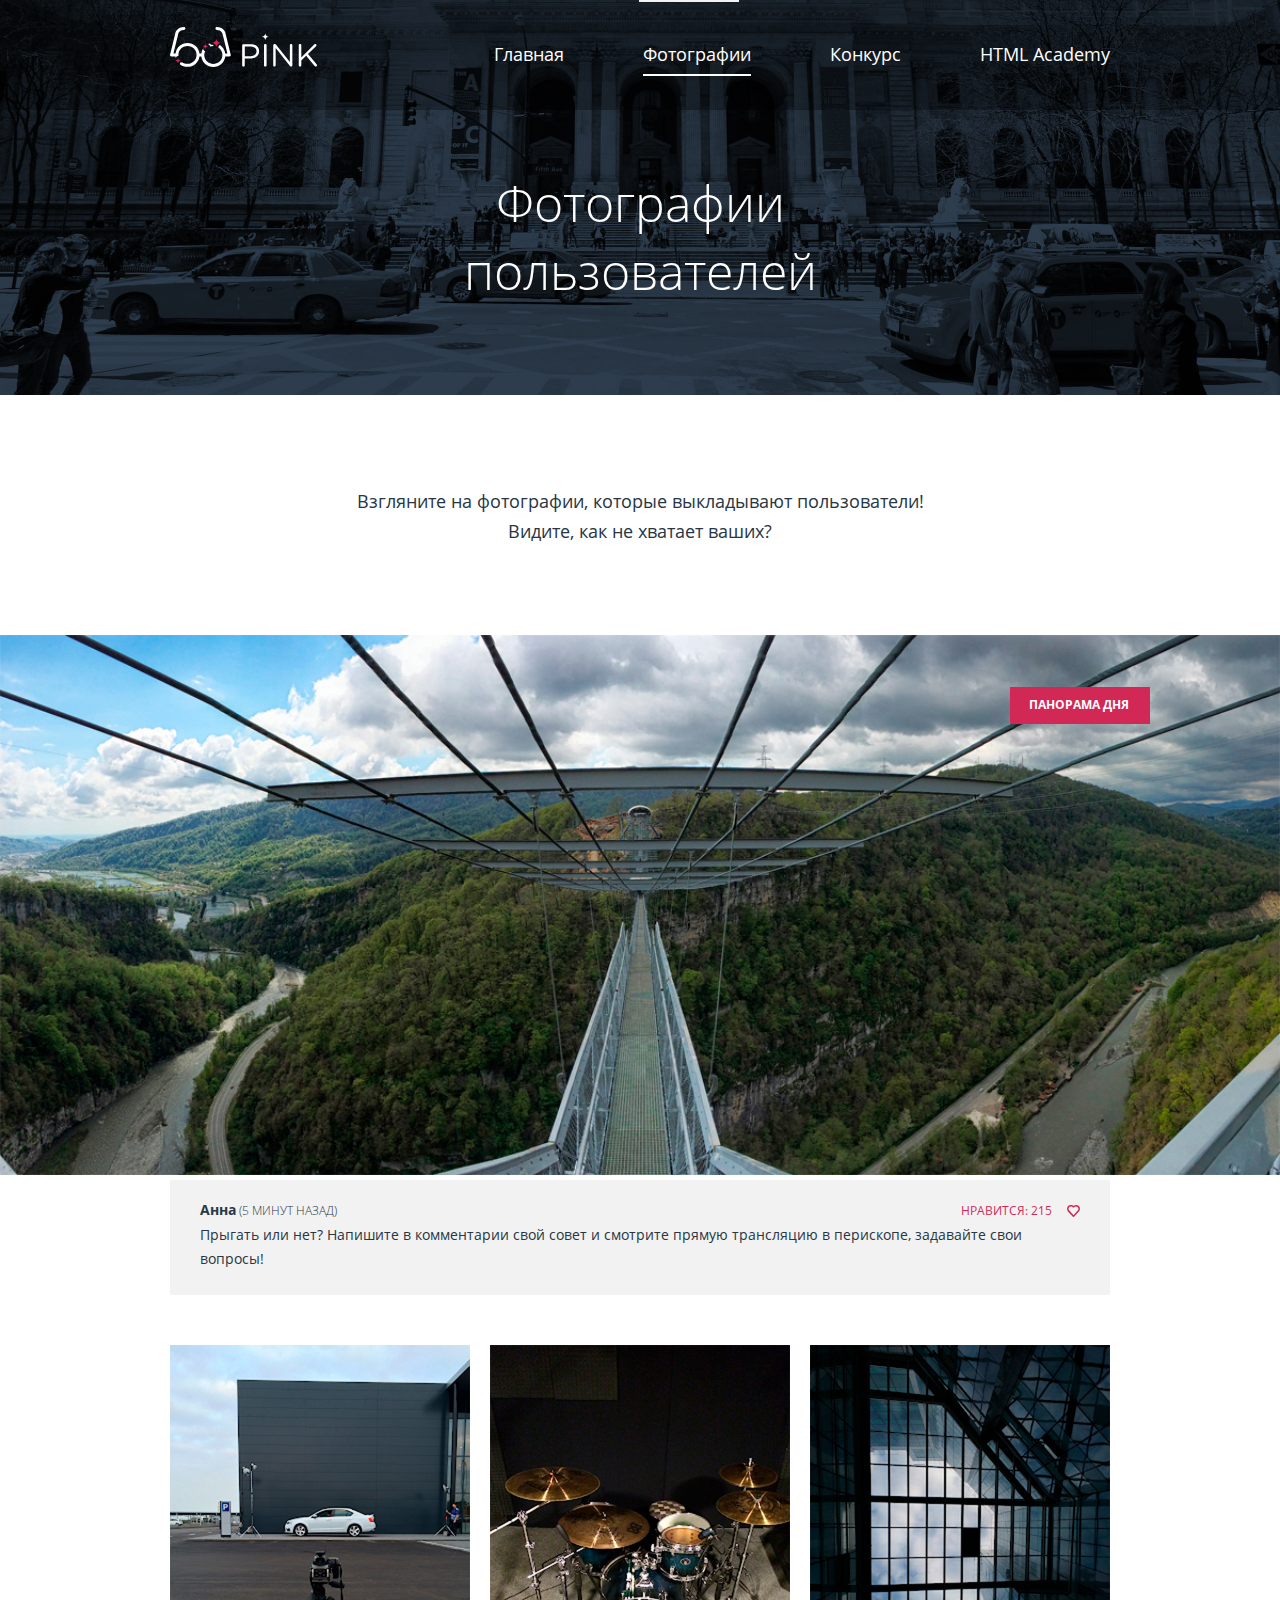
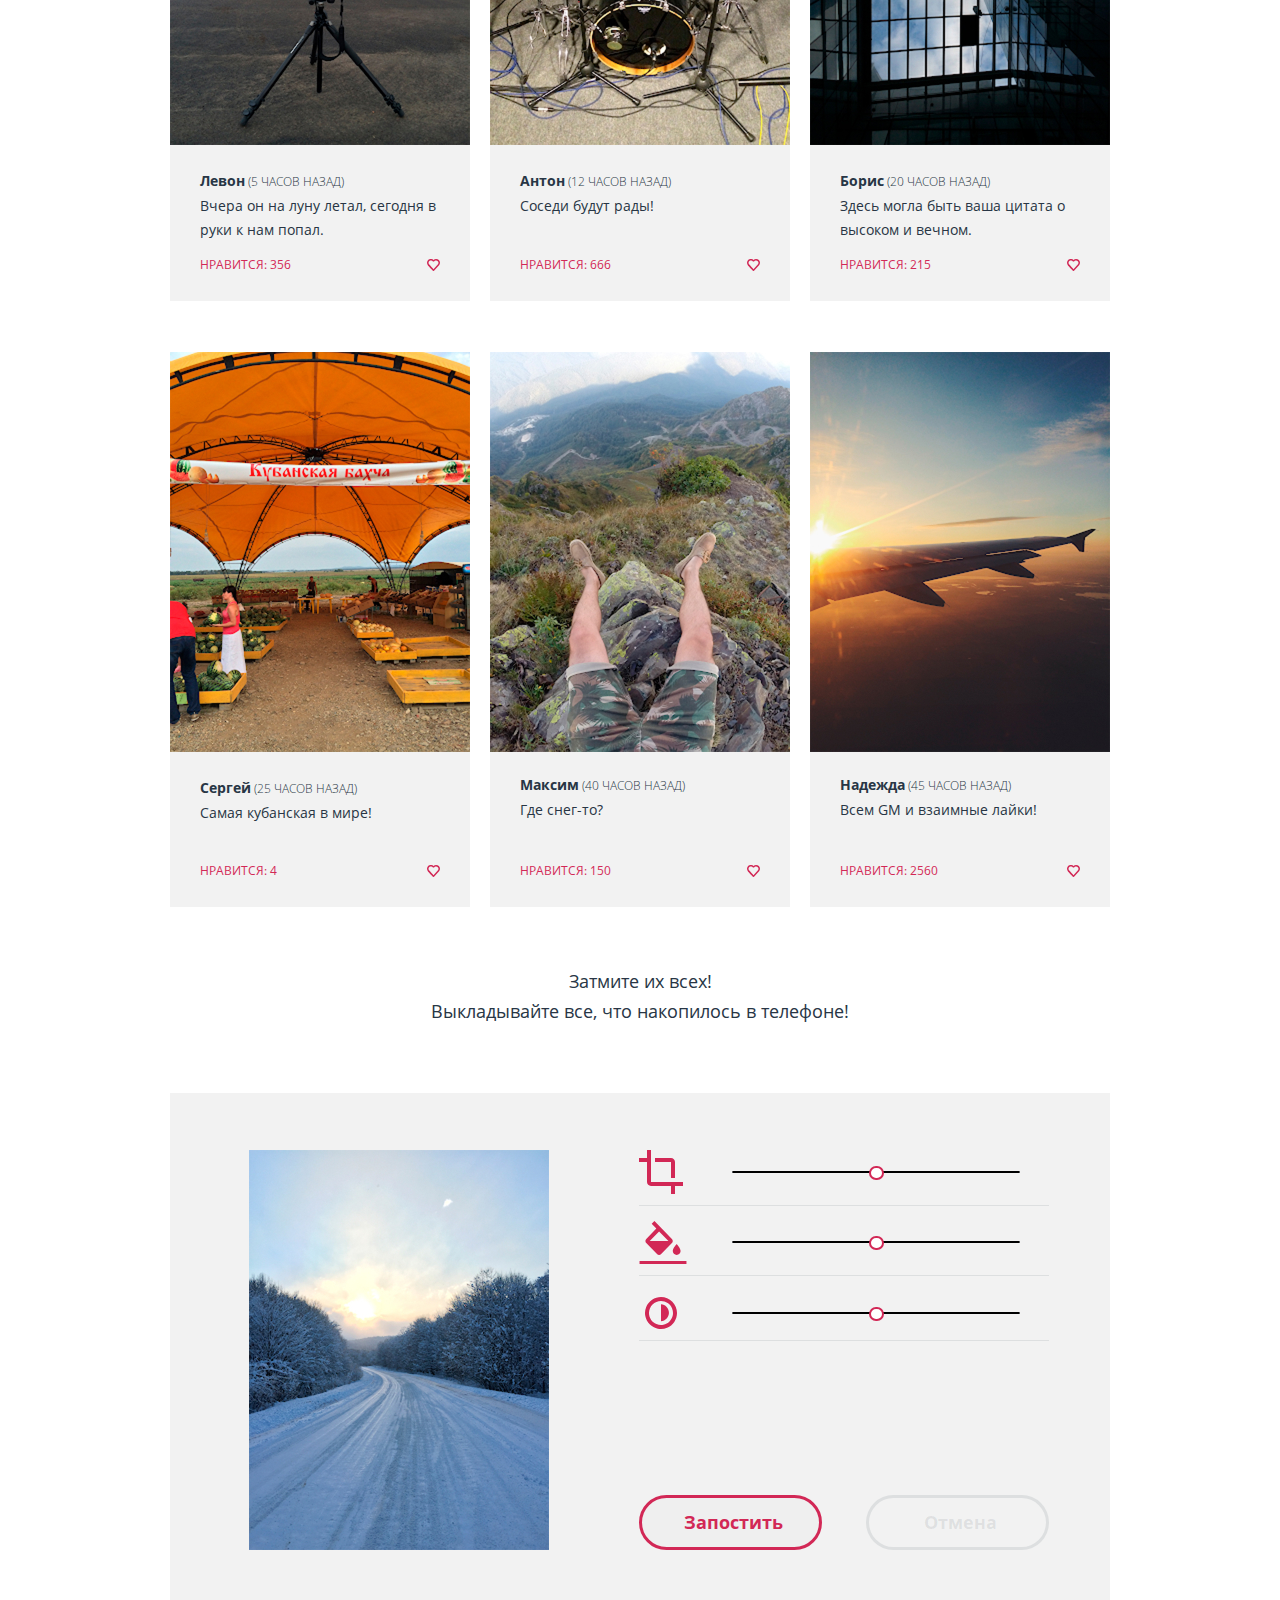
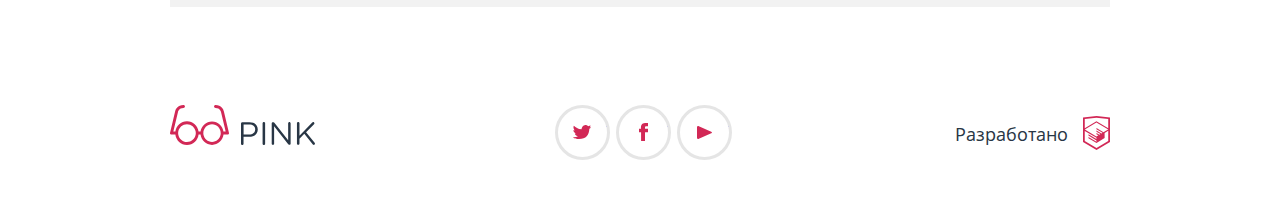
<file: catalog.html>
<!DOCTYPE html>
<html class="page" lang="ru">

<head>
  <meta charset="utf-8">
  <title>Pink</title>
  <link rel="preconnect" href="https://fonts.gstatic.com">
  <meta name="viewport" content="width=device-width,initial-scale=1">
  <link rel="normalize.css" href="./normalize.css">
  <link rel="stylesheet" href="./css/style.css">
  <link rel="icon" href="/img/favicon.svg">
  <link rel="icon" href="/img/favicon32.svg" type="image/svg+xml">
</head>

<body class="page-body">
  <header class="header header--bg-image header--low-margin">
    <div class="header-content">
      <div class="header__top header__top-catalog header__top_close header__top_nojs">
        <!--header__top-close!-->
        <div class="header__top-wrapper container">
          <!--header__top-wrapper--closed!-->
          <div class="header__logo-wrapper header__catalog">
            <a href="index.html" class="header__logo">
              <svg class="header__pink-logo header__pink-logo--visible-phone" width="74" height="23" viewBox="0 0 74 23"
                xmlns="http://www.w3.org/2000/svg">
                <path
                  d="M0.00496827 1.54857C0.00487772 1.21254 0.135804 0.889818 0.369742 0.649431C0.60368 0.409043 0.922049 0.27008 1.25676 0.262266H8.39001C13.4469 0.262266 16.7751 2.9645 16.7751 7.39179V7.45162C16.7751 12.2977 12.7415 14.8105 7.97274 14.8105H2.53836V21.611C2.55394 21.7874 2.53277 21.9651 2.47619 22.1329C2.41961 22.3006 2.32887 22.4547 2.20973 22.5854C2.09058 22.716 1.94565 22.8204 1.78416 22.8918C1.62266 22.9631 1.44812 23 1.27166 23C1.0952 23 0.920671 22.9631 0.759173 22.8918C0.597674 22.8204 0.452744 22.716 0.333602 22.5854C0.21446 22.4547 0.123708 22.3006 0.0671295 22.1329C0.0105515 21.9651 -0.0106138 21.7874 0.00496827 21.611V1.54857ZM8.07209 12.5171C11.7778 12.5171 14.2119 10.5228 14.2119 7.53139V7.47156C14.2119 4.26078 11.8175 2.59556 8.25092 2.59556H2.58804V12.4772L8.07209 12.5171Z" />
                <path
                  d="M21.5935 1.38904C21.5779 1.21262 21.5991 1.03487 21.6556 0.867114C21.7122 0.699353 21.803 0.545245 21.9221 0.414596C22.0412 0.283947 22.1862 0.179616 22.3477 0.108238C22.5092 0.0368607 22.6837 0 22.8602 0C23.0366 0 23.2112 0.0368607 23.3727 0.108238C23.5342 0.179616 23.6791 0.283947 23.7982 0.414596C23.9174 0.545245 24.0081 0.699353 24.0647 0.867114C24.1213 1.03487 24.1425 1.21262 24.1269 1.38904V21.611C24.1425 21.7874 24.1213 21.9651 24.0647 22.1329C24.0081 22.3006 23.9174 22.4548 23.7982 22.5854C23.6791 22.7161 23.5342 22.8204 23.3727 22.8918C23.2112 22.9631 23.0366 23 22.8602 23C22.6837 23 22.5092 22.9631 22.3477 22.8918C22.1862 22.8204 22.0412 22.7161 21.9221 22.5854C21.803 22.4548 21.7122 22.3006 21.6556 22.1329C21.5991 21.9651 21.5779 21.7874 21.5935 21.611V1.38904Z" />
                <path
                  d="M30.674 1.41895C30.6816 1.08908 30.8163 0.775007 31.0497 0.542621C31.2831 0.310235 31.597 0.177597 31.9258 0.172531H32.2735C32.5316 0.177833 32.7843 0.248188 33.0082 0.377127C33.2322 0.506065 33.4202 0.689448 33.5551 0.910412L47.1559 18.3104V1.35912C47.1559 1.0312 47.2857 0.7167 47.5168 0.484821C47.7478 0.252942 48.0611 0.122673 48.3879 0.122673C48.7146 0.122673 49.0279 0.252942 49.259 0.484821C49.49 0.7167 49.6198 1.0312 49.6198 1.35912V21.6508C49.6252 21.8051 49.5993 21.9589 49.5435 22.1028C49.4878 22.2467 49.4034 22.3777 49.2956 22.4878C49.1877 22.5979 49.0587 22.6848 48.9163 22.7432C48.7739 22.8016 48.6211 22.8303 48.4673 22.8275H48.3382C48.0744 22.8092 47.8184 22.7294 47.5908 22.5944C47.3631 22.4593 47.17 22.2728 47.0268 22.0497L33.1179 4.24085V21.6508C33.1158 21.9722 32.991 22.2805 32.7692 22.5124C32.5474 22.7442 32.2456 22.882 31.9258 22.8973C31.6008 22.892 31.291 22.7581 31.064 22.5246C30.8369 22.2911 30.711 21.9771 30.7137 21.6508V1.41895H30.674Z" />
                <path
                  d="M55.9384 1.38904C55.9228 1.21262 55.944 1.03487 56.0005 0.867114C56.0571 0.699353 56.1479 0.545245 56.267 0.414596C56.3862 0.283947 56.5311 0.179616 56.6926 0.108238C56.8541 0.0368607 57.0286 0 57.2051 0C57.3815 0 57.5561 0.0368607 57.7176 0.108238C57.8791 0.179616 58.024 0.283947 58.1431 0.414596C58.2623 0.545245 58.353 0.699353 58.4096 0.867114C58.4662 1.03487 58.4874 1.21262 58.4718 1.38904V13.6837L71.2282 0.551443C71.4899 0.279712 71.8455 0.119105 72.2216 0.10273C72.5468 0.115453 72.8548 0.252812 73.0821 0.486531C73.3094 0.72025 73.4388 1.03254 73.4436 1.35912C73.4366 1.52896 73.3961 1.69572 73.3245 1.84975C73.2529 2.00379 73.1516 2.14205 73.0264 2.25655L65.0785 10.1539L73.6523 20.6836C73.8764 20.9441 73.9998 21.2768 74 21.6209C73.9961 21.7933 73.9583 21.9633 73.8887 22.121C73.8191 22.2786 73.719 22.4209 73.5943 22.5395C73.4696 22.6582 73.3228 22.7509 73.1622 22.8123C73.0016 22.8737 72.8305 22.9026 72.6588 22.8973C72.4588 22.8891 72.2639 22.8322 72.0908 22.7314C71.9177 22.6306 71.7716 22.4891 71.6653 22.3189L63.3001 11.859L58.4718 16.7051V21.591C58.4718 21.7573 58.4391 21.922 58.3757 22.0756C58.3123 22.2293 58.2194 22.3689 58.1022 22.4865C57.9851 22.6041 57.846 22.6973 57.6929 22.761C57.5398 22.8246 57.3757 22.8574 57.21 22.8574C57.0443 22.8574 56.8803 22.8246 56.7272 22.761C56.5741 22.6973 56.435 22.6041 56.3179 22.4865C56.2007 22.3689 56.1078 22.2293 56.0443 22.0756C55.9809 21.922 55.9483 21.7573 55.9483 21.591V1.38904H55.9384Z" />
              </svg>
              <svg class="header__pink-logo header__pink-logo--visible-tablet" width="145" height="40"
                viewBox="0 0 145 40" xmlns="http://www.w3.org/2000/svg">
                <path fill-rule="evenodd" clip-rule="evenodd"
                  d="M53.8917 6.58616L58.9302 27.7312C59.0013 27.9491 59.0184 28.1815 58.98 28.4078C58.9417 28.6341 58.849 28.8472 58.7102 29.0284C58.5715 29.2096 58.3909 29.3532 58.1845 29.4465C57.978 29.5398 57.7522 29.58 57.5268 29.5635H53.5201C52.8298 35.3747 47.9494 39.8784 42.0315 39.8784C36.1136 39.8784 31.2332 35.3747 30.543 29.5635H28.5778C27.8869 35.442 22.9527 40 16.9685 40C10.9742 40 6.0335 35.4266 5.35571 29.5337H1.45014C1.22961 29.5445 1.00974 29.5014 0.808914 29.4082C0.608085 29.315 0.432119 29.1743 0.295711 28.9979C0.159304 28.8214 0.0664152 28.6144 0.0248022 28.3941C-0.0168108 28.1737 -0.00593994 27.9464 0.0565069 27.7312L5.10477 6.58616C5.45562 4.25872 7.63865 0 13.4861 0C13.8738 0 14.2456 0.156518 14.5197 0.435122C14.7939 0.713727 14.9479 1.0916 14.9479 1.4856C14.9479 1.87961 14.7939 2.25748 14.5197 2.53608C14.2456 2.81468 13.8738 2.9712 13.4861 2.9712C8.7789 2.9712 8.04797 6.6654 7.9895 7.07146L3.3408 26.6022H5.37467C6.12089 20.7847 11.0272 16.2918 16.9685 16.2918C22.9066 16.2918 27.8107 20.7798 28.5611 26.5926L30.5587 26.6017C31.3043 20.8518 36.1567 16.4134 42.0315 16.4134C47.9178 16.4134 52.7776 20.8691 53.5086 26.6353V26.5824H55.6459L51.007 7.07146C50.9387 6.6654 50.237 2.9712 45.5104 2.9712C45.1227 2.9712 44.7509 2.81468 44.4767 2.53608C44.2026 2.25748 44.0485 1.87961 44.0485 1.4856C44.0485 1.0916 44.2026 0.713727 44.4767 0.435122C44.7509 0.156518 45.1227 0 45.5104 0C51.3578 0 53.5408 4.25872 53.8917 6.58616ZM25.6722 29.5635C25.7448 29.1018 25.7825 28.6283 25.7825 28.1459C25.7825 27.6164 25.7371 27.0977 25.65 26.5935C24.9252 22.3982 21.3141 19.2097 16.9685 19.2097C12.6203 19.2097 9.00753 22.402 8.28571 26.601C8.19945 27.1028 8.15447 27.619 8.15447 28.1459C8.15447 28.6205 8.19096 29.0864 8.26125 29.541C8.92191 33.8136 12.5687 37.0821 16.9685 37.0821C21.3605 37.0821 25.0023 33.8251 25.6722 29.5635ZM50.6138 29.5635C50.6874 29.102 50.7256 28.6285 50.7256 28.1459C50.7256 23.2777 46.8331 19.3313 42.0315 19.3313C37.2299 19.3313 33.3374 23.2777 33.3374 28.1459C33.3374 28.6285 33.3756 29.102 33.4492 29.5635C34.118 33.7577 37.7058 36.9605 42.0315 36.9605C46.3572 36.9605 49.945 33.7577 50.6138 29.5635Z" />
                <path
                  d="M71.005 18.5486C71.0049 18.2125 71.1358 17.8898 71.3697 17.6494C71.6037 17.409 71.9221 17.2701 72.2568 17.2623H79.39C84.4469 17.2623 87.7751 19.9645 87.7751 24.3918V24.4516C87.7751 29.2977 83.7415 31.8105 78.9727 31.8105H73.5384V38.611C73.5539 38.7874 73.5328 38.9651 73.4762 39.1329C73.4196 39.3006 73.3289 39.4547 73.2097 39.5854C73.0906 39.716 72.9457 39.8204 72.7842 39.8918C72.6227 39.9631 72.4481 40 72.2717 40C72.0952 40 71.9207 39.9631 71.7592 39.8918C71.5977 39.8204 71.4527 39.716 71.3336 39.5854C71.2145 39.4547 71.1237 39.3006 71.0671 39.1329C71.0106 38.9651 70.9894 38.7874 71.005 38.611V18.5486ZM79.0721 29.5171C82.7778 29.5171 85.2119 27.5228 85.2119 24.5314V24.4716C85.2119 21.2608 82.8175 19.5956 79.2509 19.5956H73.588V29.4772L79.0721 29.5171Z" />
                <path
                  d="M92.5935 18.389C92.5779 18.2126 92.5991 18.0349 92.6556 17.8671C92.7122 17.6994 92.803 17.5452 92.9221 17.4146C93.0412 17.2839 93.1862 17.1796 93.3477 17.1082C93.5092 17.0369 93.6837 17 93.8602 17C94.0366 17 94.2112 17.0369 94.3727 17.1082C94.5342 17.1796 94.6791 17.2839 94.7982 17.4146C94.9174 17.5452 95.0081 17.6994 95.0647 17.8671C95.1213 18.0349 95.1424 18.2126 95.1269 18.389V38.611C95.1424 38.7874 95.1213 38.9651 95.0647 39.1329C95.0081 39.3006 94.9174 39.4548 94.7982 39.5854C94.6791 39.7161 94.5342 39.8204 94.3727 39.8918C94.2112 39.9631 94.0366 40 93.8602 40C93.6837 40 93.5092 39.9631 93.3477 39.8918C93.1862 39.8204 93.0412 39.7161 92.9221 39.5854C92.803 39.4548 92.7122 39.3006 92.6556 39.1329C92.5991 38.9651 92.5779 38.7874 92.5935 38.611V18.389Z" />
                <path
                  d="M101.674 18.419C101.682 18.0891 101.816 17.775 102.05 17.5426C102.283 17.3102 102.597 17.1776 102.926 17.1725H103.273C103.532 17.1778 103.784 17.2482 104.008 17.3771C104.232 17.5061 104.42 17.6894 104.555 17.9104L118.156 35.3104V18.3591C118.156 18.0312 118.286 17.7167 118.517 17.4848C118.748 17.2529 119.061 17.1227 119.388 17.1227C119.715 17.1227 120.028 17.2529 120.259 17.4848C120.49 17.7167 120.62 18.0312 120.62 18.3591V38.6508C120.625 38.8051 120.599 38.9589 120.544 39.1028C120.488 39.2467 120.403 39.3777 120.296 39.4878C120.188 39.5979 120.059 39.6848 119.916 39.7432C119.774 39.8016 119.621 39.8303 119.467 39.8275H119.338C119.074 39.8092 118.818 39.7294 118.591 39.5944C118.363 39.4594 118.17 39.2728 118.027 39.0497L104.118 21.2408V38.6508C104.116 38.9722 103.991 39.2805 103.769 39.5124C103.547 39.7442 103.246 39.882 102.926 39.8973C102.601 39.892 102.291 39.7581 102.064 39.5246C101.837 39.2911 101.711 38.9771 101.714 38.6508V18.419H101.674Z" />
                <path
                  d="M126.938 18.389C126.923 18.2126 126.944 18.0349 127.001 17.8671C127.057 17.6994 127.148 17.5452 127.267 17.4146C127.386 17.2839 127.531 17.1796 127.693 17.1082C127.854 17.0369 128.029 17 128.205 17C128.382 17 128.556 17.0369 128.718 17.1082C128.879 17.1796 129.024 17.2839 129.143 17.4146C129.262 17.5452 129.353 17.6994 129.41 17.8671C129.466 18.0349 129.487 18.2126 129.472 18.389V30.6837L142.228 17.5514C142.49 17.2797 142.845 17.1191 143.222 17.1027C143.547 17.1155 143.855 17.2528 144.082 17.4865C144.309 17.7202 144.439 18.0325 144.444 18.3591C144.437 18.529 144.396 18.6957 144.325 18.8498C144.253 19.0038 144.152 19.1421 144.026 19.2565L136.078 27.1539L144.652 37.6836C144.876 37.9441 145 38.2768 145 38.6209C144.996 38.7933 144.958 38.9633 144.889 39.121C144.819 39.2786 144.719 39.4209 144.594 39.5395C144.47 39.6582 144.323 39.7509 144.162 39.8123C144.002 39.8737 143.831 39.9026 143.659 39.8973C143.459 39.8891 143.264 39.8322 143.091 39.7314C142.918 39.6306 142.772 39.4891 142.665 39.3189L134.3 28.859L129.472 33.7051V38.591C129.472 38.7573 129.439 38.922 129.376 39.0756C129.312 39.2293 129.219 39.3689 129.102 39.4865C128.985 39.6041 128.846 39.6973 128.693 39.761C128.54 39.8246 128.376 39.8574 128.21 39.8574C128.044 39.8574 127.88 39.8246 127.727 39.761C127.574 39.6973 127.435 39.6041 127.318 39.4865C127.201 39.3689 127.108 39.2293 127.044 39.0756C126.981 38.922 126.948 38.7573 126.948 38.591V18.389H126.938Z" />
              </svg>
              <svg class="header__pink-logo header__pink-logo--visible-desktop" width="147" height="40"
                viewBox="0 0 147 40" xmlns="http://www.w3.org/2000/svg">
                <path
                  d="M72.1933 18.4249C72.1932 18.0921 72.3255 17.7726 72.562 17.5345C72.7985 17.2965 73.1204 17.1589 73.4588 17.1511H80.6703C85.7826 17.1511 89.1473 19.827 89.1473 24.211V24.2703C89.1473 29.069 85.0695 31.5573 80.2484 31.5573H74.7544V38.2913C74.7702 38.466 74.7488 38.6421 74.6916 38.8082C74.6344 38.9743 74.5426 39.1269 74.4222 39.2563C74.3017 39.3856 74.1552 39.489 73.992 39.5596C73.8287 39.6303 73.6522 39.6668 73.4738 39.6668C73.2954 39.6668 73.119 39.6303 72.9557 39.5596C72.7925 39.489 72.6459 39.3856 72.5255 39.2563C72.405 39.1269 72.3133 38.9743 72.2561 38.8082C72.1989 38.6421 72.1775 38.466 72.1933 38.2913V18.4249ZM80.3489 29.2863C84.0952 29.2863 86.556 27.3115 86.556 24.3493V24.29C86.556 21.1106 84.1354 19.4616 80.5297 19.4616H74.8047V29.2468L80.3489 29.2863Z" />
                <path
                  d="M94.0186 18.2669C94.0028 18.0922 94.0242 17.9162 94.0814 17.7501C94.1386 17.5839 94.2304 17.4313 94.3508 17.302C94.4713 17.1726 94.6178 17.0693 94.781 16.9986C94.9443 16.9279 95.1208 16.8914 95.2992 16.8914C95.4776 16.8914 95.654 16.9279 95.8173 16.9986C95.9806 17.0693 96.1271 17.1726 96.2475 17.302C96.368 17.4313 96.4597 17.5839 96.5169 17.7501C96.5741 17.9162 96.5955 18.0922 96.5798 18.2669V38.2913C96.5955 38.466 96.5741 38.642 96.5169 38.8082C96.4597 38.9743 96.368 39.1269 96.2475 39.2563C96.1271 39.3856 95.9806 39.489 95.8173 39.5596C95.654 39.6303 95.4776 39.6668 95.2992 39.6668C95.1208 39.6668 94.9443 39.6303 94.781 39.5596C94.6178 39.489 94.4713 39.3856 94.3508 39.2563C94.2304 39.1269 94.1386 38.9743 94.0814 38.8082C94.0242 38.642 94.0028 38.466 94.0186 38.2913V18.2669Z" />
                <path
                  d="M103.199 18.2965C103.206 17.9699 103.343 17.6588 103.579 17.4287C103.815 17.1986 104.132 17.0673 104.464 17.0623H104.816C105.077 17.0675 105.332 17.1372 105.559 17.2649C105.785 17.3925 105.975 17.5741 106.111 17.7929L119.862 35.0231V18.2373C119.862 17.9125 119.993 17.6011 120.226 17.3715C120.46 17.1419 120.777 17.0129 121.107 17.0129C121.437 17.0129 121.754 17.1419 121.988 17.3715C122.221 17.6011 122.352 17.9125 122.352 18.2373V38.3308C122.358 38.4836 122.332 38.6359 122.275 38.7784C122.219 38.9209 122.134 39.0506 122.025 39.1596C121.916 39.2687 121.785 39.3547 121.641 39.4125C121.497 39.4704 121.343 39.4987 121.187 39.496H121.057C120.79 39.4779 120.531 39.3989 120.301 39.2652C120.071 39.1314 119.876 38.9468 119.731 38.7258L105.67 21.0908V38.3308C105.667 38.6491 105.541 38.9544 105.317 39.184C105.093 39.4135 104.788 39.5499 104.464 39.5651C104.136 39.5599 103.823 39.4272 103.593 39.1961C103.363 38.9649 103.236 38.6539 103.239 38.3308V18.2965H103.199Z" />
                <path
                  d="M128.74 18.2669C128.724 18.0922 128.746 17.9162 128.803 17.7501C128.86 17.5839 128.952 17.4313 129.072 17.302C129.193 17.1726 129.339 17.0693 129.503 16.9986C129.666 16.9279 129.842 16.8914 130.021 16.8914C130.199 16.8914 130.376 16.9279 130.539 16.9986C130.702 17.0693 130.849 17.1726 130.969 17.302C131.09 17.4313 131.181 17.5839 131.239 17.7501C131.296 17.9162 131.317 18.0922 131.301 18.2669V30.4415L144.198 17.4375C144.462 17.1684 144.822 17.0094 145.202 16.9931C145.531 17.0057 145.842 17.1418 146.072 17.3732C146.302 17.6046 146.433 17.9139 146.438 18.2373C146.43 18.4054 146.39 18.5706 146.317 18.7231C146.245 18.8756 146.142 19.0125 146.016 19.1259L137.981 26.9461L146.648 37.3731C146.875 37.631 147 37.9604 147 38.3012C146.996 38.472 146.958 38.6402 146.887 38.7964C146.817 38.9525 146.716 39.0934 146.59 39.2109C146.464 39.3284 146.315 39.4202 146.153 39.481C145.991 39.5418 145.818 39.5703 145.644 39.5651C145.442 39.557 145.245 39.5006 145.07 39.4008C144.895 39.3011 144.747 39.1609 144.64 38.9924L136.183 28.6346L131.301 33.4333V38.2716C131.301 38.4363 131.268 38.5993 131.204 38.7515C131.14 38.9036 131.046 39.0419 130.928 39.1583C130.809 39.2747 130.669 39.3671 130.514 39.4301C130.359 39.4932 130.193 39.5256 130.026 39.5256C129.858 39.5256 129.692 39.4932 129.538 39.4301C129.383 39.3671 129.242 39.2747 129.124 39.1583C129.005 39.0419 128.911 38.9036 128.847 38.7515C128.783 38.5993 128.75 38.4363 128.75 38.2716V18.2669H128.74Z" />
                <path
                  d="M98.9401 9.74563C97.9749 9.74563 97.0491 9.36936 96.3656 8.69932C95.6822 8.02927 95.2969 7.12014 95.2942 6.17125C95.2942 7.11923 94.9111 8.02839 94.2293 8.69872C93.5474 9.36905 92.6226 9.74563 91.6583 9.74563C92.6235 9.74825 93.5483 10.127 94.2299 10.7989C94.9115 11.4708 95.2942 12.381 95.2942 13.3299C95.2969 12.3801 95.6818 11.4699 96.365 10.7983C97.0482 10.1267 97.974 9.74824 98.9401 9.74563Z" />
                <path
                  d="M43.287 19.0667C43.5381 19.0667 43.7792 19.0667 44.0202 19.0667C43.8019 18.6988 43.4897 18.3933 43.1145 18.1803C42.7393 17.9673 42.3141 17.8542 41.8809 17.8522C41.4627 17.8519 41.055 17.7233 40.7147 17.4843C40.3745 17.2454 40.1185 16.908 39.9826 16.5192C39.2588 16.7245 38.5561 16.9955 37.8834 17.3289H38.0743C38.607 17.3289 39.118 17.5369 39.4947 17.9073C39.8714 18.2776 40.083 18.7799 40.083 19.3037C40.088 19.399 40.088 19.4946 40.083 19.59C41.109 19.2225 42.1953 19.0451 43.287 19.0667Z" />
                <path
                  d="M60.7332 27.6472L55.5406 6.56621C55.179 4.24582 52.9291 0 46.9028 0C46.5033 0 46.1201 0.156044 45.8375 0.433804C45.555 0.711564 45.3962 1.08829 45.3962 1.4811C45.3962 1.87391 45.555 2.25063 45.8375 2.52839C46.1201 2.80615 46.5033 2.9622 46.9028 2.9622C51.7741 2.9622 52.4973 6.6452 52.5676 7.05003L57.3484 26.5018H55.2493C55.0321 24.805 54.4439 23.1744 53.525 21.7222C52.6061 20.2701 51.3783 19.0307 49.926 18.0892C49.4712 18.2774 49.0829 18.5932 48.8096 18.9971C48.5363 19.401 48.3901 19.8751 48.3893 20.3602C48.3948 20.4457 48.3948 20.5314 48.3893 20.6169C49.6107 21.4404 50.6131 22.5401 51.3122 23.8236C52.0113 25.1072 52.3867 26.537 52.4069 27.9928C52.4008 28.4894 52.3538 28.9847 52.2663 29.4739C51.9375 31.5714 50.8559 33.484 49.2173 34.8657C47.5786 36.2474 45.4911 37.007 43.3322 37.007C41.1734 37.007 39.0859 36.2474 37.4472 34.8657C35.8086 33.484 34.727 31.5714 34.3982 29.4739C34.3107 28.9847 34.2636 28.4894 34.2576 27.9928C34.2733 26.6229 34.5993 25.2737 35.2118 24.0432C34.7037 24.0081 34.2282 23.7847 33.8814 23.4181C33.5346 23.0515 33.3424 22.569 33.3436 22.0684C33.3453 21.889 33.277 21.7159 33.1528 21.5846C32.181 23.0752 31.5662 24.7633 31.3549 26.5215H29.4868C29.1663 23.6174 27.7658 20.9319 25.5542 18.9809C23.3427 17.0298 20.4759 15.9507 17.5044 15.9507C14.5329 15.9507 11.6662 17.0298 9.45463 18.9809C7.24307 20.9319 5.84259 23.6174 5.5221 26.5215H3.44302L8.23394 7.05003C8.29421 6.6452 9.0475 2.9622 13.8987 2.9622C14.2983 2.9622 14.6815 2.80615 14.964 2.52839C15.2465 2.25063 15.4053 1.87391 15.4053 1.4811C15.4053 1.08829 15.2465 0.711564 14.964 0.433804C14.6815 0.156044 14.2983 0 13.8987 0C7.87236 0 5.62254 4.24582 5.26096 6.56621L0.0582358 27.6472C-0.00612168 27.8617 -0.0173251 28.0883 0.0255611 28.308C0.0684473 28.5277 0.164178 28.7341 0.304759 28.91C0.44534 29.0859 0.62669 29.2262 0.833664 29.3191C1.04064 29.4121 1.26723 29.455 1.49451 29.4443H5.51206C5.59378 30.055 5.72135 30.659 5.89372 31.2512C5.95717 31.1429 5.99172 31.0206 5.99416 30.8957C5.99416 30.372 6.2058 29.8697 6.58252 29.4993C6.95923 29.129 7.47017 28.9209 8.00293 28.9209C8.16603 28.9231 8.32812 28.9463 8.48504 28.99C8.44128 28.6461 8.41781 28.2999 8.41473 27.9533C8.41742 27.4569 8.46109 26.9616 8.5453 26.4722C8.86708 24.3679 9.94627 22.4469 11.5867 21.0586C13.2271 19.6702 15.3198 18.9066 17.4843 18.9066C19.6489 18.9066 21.7416 19.6702 23.382 21.0586C25.0224 22.4469 26.1016 24.3679 26.4234 26.4722C26.5076 26.9616 26.5513 27.4569 26.554 27.9533C26.5382 30.3054 25.5807 32.5567 23.8889 34.2199C22.1971 35.8831 19.907 36.8243 17.5145 36.8399C15.5563 36.8663 13.6424 36.2668 12.0607 35.1317C11.6982 35.4412 11.235 35.6128 10.755 35.6155C10.5569 35.6181 10.3679 35.6973 10.2288 35.8359C10.0897 35.9745 10.0117 36.1613 10.0117 36.356C10.009 36.6321 9.94739 36.9046 9.83092 37.1558C11.9797 38.9066 14.6835 39.8636 17.4743 39.8613C20.4223 39.8738 23.2728 38.8236 25.4864 36.9095C27.7 34.9953 29.1232 32.35 29.4868 29.4739H31.3147C31.6456 32.3691 33.0499 35.0431 35.2593 36.9848C37.4688 38.9266 40.3285 40 43.2921 40C46.2557 40 49.1154 38.9266 51.3248 36.9848C53.5343 35.0431 54.9385 32.3691 55.2694 29.4739H59.2869C59.5191 29.4904 59.7519 29.4503 59.9647 29.3573C60.1774 29.2642 60.3635 29.121 60.5065 28.9404C60.6495 28.7598 60.7451 28.5473 60.7846 28.3217C60.8241 28.0961 60.8065 27.8645 60.7332 27.6472Z" />
                <path
                  d="M50.9203 15.9169C50.3273 15.9182 49.7398 15.8045 49.1915 15.5822C48.6432 15.36 48.1448 15.0337 47.725 14.6219C47.3052 14.21 46.9721 13.7209 46.7448 13.1823C46.5176 12.6438 46.4006 12.0665 46.4006 11.4835C46.3979 12.6602 45.9206 13.7878 45.0733 14.619C44.2259 15.4501 43.0778 15.9169 41.8809 15.9169C43.0788 15.9195 44.2268 16.3885 45.0739 17.2212C45.9209 18.0539 46.3979 19.1825 46.4006 20.3602C46.4006 19.1817 46.8768 18.0516 47.7244 17.2183C48.572 16.385 49.7216 15.9169 50.9203 15.9169Z"
                  fill="#D22856" />
                <path
                  d="M38.0743 19.3826C37.3417 19.3826 36.6392 19.0966 36.1212 18.5873C35.6032 18.0781 35.3122 17.3875 35.3122 16.6673C35.3122 17.3857 35.0226 18.0749 34.5068 18.5839C33.9909 19.0928 33.291 19.38 32.5602 19.3826C33.2901 19.3826 33.99 19.6677 34.5062 20.1751C35.0223 20.6824 35.3122 21.3706 35.3122 22.0881C35.3149 21.3697 35.607 20.6816 36.1247 20.1745C36.6424 19.6674 37.3435 19.3826 38.0743 19.3826Z"
                  fill="#D22856" />
                <path
                  d="M10.7851 33.6407C10.0561 33.6355 9.35868 33.3471 8.84503 32.8384C8.33138 32.3298 8.04314 31.6421 8.04316 30.9253C8.04316 31.6438 7.75354 32.333 7.23772 32.8419C6.7219 33.3508 6.02194 33.6381 5.29114 33.6407C6.02194 33.6433 6.7219 33.9305 7.23772 34.4395C7.75354 34.9484 8.04316 35.6376 8.04316 36.356C8.04314 35.6393 8.33138 34.9516 8.84503 34.4429C9.35868 33.9343 10.0561 33.6459 10.7851 33.6407Z"
                  fill="#D22856" />
              </svg>
            </a>
            <button class="nav-toggle nav-toggle_open" type="button"><span class="visually-hidden">Открыть
                меню</span>
              <svg class="nav-toggle__svg" width="50" height="24" viewBox="0 0 50 24" fill="none"
                xmlns="http://www.w3.org/2000/svg">
                <path
                  d="M1.13659 0.00020839C0.986512 -0.00251551 0.837358 0.0214885 0.698091 0.0707781C0.558823 0.120068 0.432317 0.193625 0.326173 0.28703C0.22003 0.380436 0.136442 0.49176 0.0804303 0.614315C0.024419 0.73687 -0.00285856 0.868124 0.000236809 1.00019V3.00016C0.000236809 3.26537 0.119959 3.51972 0.333067 3.70725C0.546174 3.89478 0.83521 4.00014 1.13659 4.00014H48.8634C49.0135 4.00286 49.1626 3.97886 49.3019 3.92957C49.4412 3.88028 49.5677 3.80672 49.6738 3.71332C49.78 3.61991 49.8636 3.50859 49.9196 3.38603C49.9756 3.26348 50.0029 3.13222 49.9998 3.00016V1.00019C49.9998 0.734979 49.88 0.48063 49.6669 0.293097C49.4538 0.105563 49.1648 0.00020839 48.8634 0.00020839H1.13659ZM1.13659 10C0.986512 9.99731 0.837358 10.0213 0.698091 10.0706C0.558823 10.1199 0.432317 10.1935 0.326173 10.2869C0.22003 10.3803 0.136442 10.4916 0.0804303 10.6141C0.024419 10.7367 -0.00285856 10.868 0.000236809 11V13C0.000236809 13.2652 0.119959 13.5195 0.333067 13.7071C0.546174 13.8946 0.83521 14 1.13659 14H48.8634C49.0135 14.0027 49.1626 13.9787 49.3019 13.9294C49.4412 13.8801 49.5677 13.8065 49.6738 13.7131C49.78 13.6197 49.8636 13.5084 49.9196 13.3859C49.9756 13.2633 50.0029 13.132 49.9998 13V11C49.9998 10.7348 49.88 10.4805 49.6669 10.2929C49.4538 10.1054 49.1648 10 48.8634 10H1.13659ZM1.13659 19.9999C0.986512 19.9971 0.837358 20.0211 0.698091 20.0704C0.558823 20.1197 0.432317 20.1933 0.326173 20.2867C0.22003 20.3801 0.136442 20.4914 0.0804303 20.614C0.024419 20.7365 -0.00285856 20.8678 0.000236809 20.9998V22.9998C0.000236809 23.265 0.119959 23.5194 0.333067 23.7069C0.546174 23.8944 0.83521 23.9998 1.13659 23.9998H48.8634C49.0135 24.0025 49.1626 23.9785 49.3019 23.9292C49.4412 23.8799 49.5677 23.8064 49.6738 23.713C49.78 23.6196 49.8636 23.5082 49.9196 23.3857C49.9756 23.2631 50.0029 23.1319 49.9998 22.9998V20.9998C49.9998 20.7346 49.88 20.4803 49.6669 20.2927C49.4538 20.1052 49.1648 19.9999 48.8634 19.9999H1.13659Z" />
              </svg>
            </button>
            <button class="nav-toggle nav-toggle_closed" type="button"><span class="visually-hidden">Закрыть
                меню</span>
              <svg class="nav-toggle__svg" width="23" height="23" viewBox="0 0 23 23"
                xmlns="http://www.w3.org/2000/svg">
                <path d="M20.8487 1.37761e-06L0 20.8487L2.15131 23L23 2.15131L20.8487 1.37761e-06Z" />
                <path d="M2.15131 0L0 2.15131L20.8487 23L23 20.8487L2.15131 0Z" />
              </svg></button>
          </div>
          <nav class="main-nav">
            <div class="main-nav__wrapper">
              <ul class="main-nav__list site-list">
                <li class="site-list__item">
                  <a class="site-list__link" href="index.html">
                    Главная
                  </a>
                </li>
                <li class="site-list__item site-list__item--active">
                  <a class="site-list__link" href="catalog.html">
                    Фотографии
                  </a>
                </li>
                <li class="site-list__item">
                  <a class="site-list__link" href="form.html">
                    Конкурс
                  </a>
                </li>
                <li class="site-list__item">
                  <a class="site-list__link" href="https://htmlacademy.ru">
                    HTML Academy
                  </a>
                </li>
              </ul>
            </div>
          </nav>
        </div>
      </div>
      <div class="main-block">
        <p class="main-title main-title--catalog">Фотографии
          пользователей</p>
      </div>
    </div>
  </header>

  <main class="page">
    <div class="page__main-block">
      <div class="page__main-paragraph">
        <p class="page__paragraph-text">
          Взгляните на фотографии, которые выкладывают пользователи!
          Видите, как не хватает ваших?
        </p>
      </div>

      <div class="page__panorama">
        <div class="page__panorama-sticker">Панорама дня</div>
        <picture>
          <source srcset="./img/panorama-desktop@1x.jpg 1x, ./img/panorama-desktop@2x.jpg 2x" type="image/jpg"
            media="(min-width: 1200px)">
          <source srcset="./img/panorama-tablet@x1.jpg 1x, ./img/panorama-tablet@2x.jpg 2x" type="image/jpg"
            media="(min-width: 660px)">
          <source srcset="./img/panorama-phone@1x.jpg 1x, ./img/panorama-phone@2x.jpg 2x" type="image/jpg"
            media="(min-width: 320px)">
          <img class="page__panorama-img img-width" src="./img/panorama-phone@1x.jpg" alt="Панорамное фото моста">
        </picture>

      </div>
      <div class="container">
        <div class="comment-background comment-background--anna">
          <div class="comment-background__name-block comment-background__name-block--full-width">
            <p class="comment-background__name-paragraph"><span class="comment-background__span-name">Анна</span>(5
              минут
              назад)</p>
            <p class="comment-background__name-text comment-background__order ">Прыгать или нет? Напишите в
              комментарии свой совет и
              смотрите&nbsp;прямую трансляцию в
              перископе, задавайте свои вопросы!</p>
            <div class="comment-background__name-like comment-background__name-like--anna-like">
              <svg class="comment-background__name-heart" width="13" height="12" viewBox="0 0 13 12" fill="none"
                xmlns="http://www.w3.org/2000/svg">
                <path
                  d="M6.46867 12C6.3589 12.0014 6.25012 11.9798 6.14988 11.9367C6.04963 11.8935 5.96033 11.8298 5.88815 11.75C1.95926 7.42 1.03665 6.44 0.860416 6.17C0.307088 5.49497 0.00416162 4.66056 0 3.8C0.00441359 3.07425 0.223059 2.36473 0.63034 1.7545C1.03762 1.14428 1.61668 0.658598 2.29973 0.354328C2.98278 0.0500576 3.74155 -0.0602132 4.48721 0.036425C5.23287 0.133063 5.93456 0.432611 6.51014 0.9C7.22774 0.319491 8.13412 0.00090711 9.07066 0C10.1136 0.00264761 11.1129 0.404172 11.8494 1.11652C12.5859 1.82888 12.9995 2.79391 12.9995 3.8C13.014 4.67715 12.6845 5.5272 12.0769 6.18L7.03883 11.74C6.9678 11.8185 6.88016 11.8814 6.78182 11.9246C6.68348 11.9677 6.5767 11.99 6.46867 11.99V12ZM2.07329 5.28C2.29099 5.54 4.63381 8.12 6.46867 10.14L10.947 5.2C11.3073 4.81798 11.5005 4.3163 11.486 3.8C11.486 3.18205 11.2316 2.5894 10.7786 2.15244C10.3256 1.71548 9.71126 1.47 9.07066 1.47C8.69007 1.47297 8.31512 1.55909 7.97398 1.7219C7.63285 1.8847 7.33439 2.11996 7.10103 2.41C7.02566 2.49603 6.9321 2.56553 6.82661 2.61382C6.72113 2.66211 6.60615 2.68809 6.48941 2.69C6.37337 2.68847 6.25936 2.6605 6.15667 2.60836C6.05398 2.55622 5.96552 2.4814 5.89852 2.39C5.66784 2.10104 5.37087 1.86758 5.03093 1.70796C4.69099 1.54833 4.31732 1.46688 3.93926 1.47C3.48505 1.47534 3.04153 1.6036 2.65919 1.84016C2.27684 2.07673 1.97103 2.41211 1.77658 2.8081C1.58213 3.2041 1.50684 3.64481 1.5593 4.08006C1.61176 4.51531 1.78985 4.9276 2.07329 5.27V5.28Z"
                  fill="#D22856" />
              </svg>
              <p class="comment-background__name-nice">Нравится: 215</p>
            </div>
          </div>
        </div>
      </div>


      <div class="page__comment container">
        <div class="comment-background">
          <div class="comment-background__name-image">
            <picture>
              <source srcset="./img/photo-levon-desktop@1x.jpg 1x, ./img/photo-levon-desktop@2x.jpg 2x" type="image/jpg"
                media="(min-width: 1200px)">
              <source srcset="./img/photo-levon-tablet@x1.jpg 1x, ./img/photo-levon-tablet@2x.jpg 2x" type="image/jpg"
                media="(min-width: 660px)">
              <source srcset="./img/photo-levon-mobile@1x.jpg 1x, ./img/photo-levon-mobile@2x.jpg 2x" type="image/jpg"
                media="(min-width: 320px)">
              <img class="img-width" src="./img/photo-levon-mobile@1x.jpg" alt="Фото с машиной">
            </picture>
          </div>
          <div class="comment-background__name-block">
            <p class="comment-background__name-paragraph"><span class="comment-background__span-name">Левон</span>(5
              часов назад)</p>
            <p class="comment-background__name-text">Вчера он на луну летал, сегодня в руки к нам попал.</p>
            <div class="comment-background__name-like">
              <svg class="comment-background__name-heart" width="13" height="12" viewBox="0 0 13 12" fill="none"
                xmlns="http://www.w3.org/2000/svg">
                <path
                  d="M6.46867 12C6.3589 12.0014 6.25012 11.9798 6.14988 11.9367C6.04963 11.8935 5.96033 11.8298 5.88815 11.75C1.95926 7.42 1.03665 6.44 0.860416 6.17C0.307088 5.49497 0.00416162 4.66056 0 3.8C0.00441359 3.07425 0.223059 2.36473 0.63034 1.7545C1.03762 1.14428 1.61668 0.658598 2.29973 0.354328C2.98278 0.0500576 3.74155 -0.0602132 4.48721 0.036425C5.23287 0.133063 5.93456 0.432611 6.51014 0.9C7.22774 0.319491 8.13412 0.00090711 9.07066 0C10.1136 0.00264761 11.1129 0.404172 11.8494 1.11652C12.5859 1.82888 12.9995 2.79391 12.9995 3.8C13.014 4.67715 12.6845 5.5272 12.0769 6.18L7.03883 11.74C6.9678 11.8185 6.88016 11.8814 6.78182 11.9246C6.68348 11.9677 6.5767 11.99 6.46867 11.99V12ZM2.07329 5.28C2.29099 5.54 4.63381 8.12 6.46867 10.14L10.947 5.2C11.3073 4.81798 11.5005 4.3163 11.486 3.8C11.486 3.18205 11.2316 2.5894 10.7786 2.15244C10.3256 1.71548 9.71126 1.47 9.07066 1.47C8.69007 1.47297 8.31512 1.55909 7.97398 1.7219C7.63285 1.8847 7.33439 2.11996 7.10103 2.41C7.02566 2.49603 6.9321 2.56553 6.82661 2.61382C6.72113 2.66211 6.60615 2.68809 6.48941 2.69C6.37337 2.68847 6.25936 2.6605 6.15667 2.60836C6.05398 2.55622 5.96552 2.4814 5.89852 2.39C5.66784 2.10104 5.37087 1.86758 5.03093 1.70796C4.69099 1.54833 4.31732 1.46688 3.93926 1.47C3.48505 1.47534 3.04153 1.6036 2.65919 1.84016C2.27684 2.07673 1.97103 2.41211 1.77658 2.8081C1.58213 3.2041 1.50684 3.64481 1.5593 4.08006C1.61176 4.51531 1.78985 4.9276 2.07329 5.27V5.28Z"
                  fill="#D22856" />
              </svg>
              <p class="comment-background__name-nice">Нравится: 356</p>
            </div>
          </div>
        </div>

        <div class="comment-background">
          <div class="comment-background__name-image">
            <picture>
              <source srcset="./img/photo-anton-desktop@1x.jpg 1x, ./img/photo-anton-desktop@2x.jpg 2x" type="image/jpg"
                media="(min-width: 1200px)">
              <source srcset="./img/photo-anton-tablet@1x.png 1x, ./img/photo-anton-tablet@2x.png 2x" type="image/jpg"
                media="(min-width: 660px)">
              <source srcset="./img/photo-anton-mobile@1x.jpg 1x, ./img/photo-anton-mobile@2x.jpg 2x" type="image/jpg"
                media="(min-width: 320px)">
              <img class="img-width" src="./img/photo-anton-mobile@1x.jpg" alt="Фото с барабанами">
            </picture>
          </div>
          <div class="comment-background__name-block">
            <p class="comment-background__name-paragraph"><span class="comment-background__span-name">Антон</span>(12
              часов назад)</p>
            <p class="comment-background__name-text">Соседи будут рады!</p>
            <div class="comment-background__name-like">
              <svg class="comment-background__name-heart" width="13" height="12" viewBox="0 0 13 12" fill="none"
                xmlns="http://www.w3.org/2000/svg">
                <path
                  d="M6.46867 12C6.3589 12.0014 6.25012 11.9798 6.14988 11.9367C6.04963 11.8935 5.96033 11.8298 5.88815 11.75C1.95926 7.42 1.03665 6.44 0.860416 6.17C0.307088 5.49497 0.00416162 4.66056 0 3.8C0.00441359 3.07425 0.223059 2.36473 0.63034 1.7545C1.03762 1.14428 1.61668 0.658598 2.29973 0.354328C2.98278 0.0500576 3.74155 -0.0602132 4.48721 0.036425C5.23287 0.133063 5.93456 0.432611 6.51014 0.9C7.22774 0.319491 8.13412 0.00090711 9.07066 0C10.1136 0.00264761 11.1129 0.404172 11.8494 1.11652C12.5859 1.82888 12.9995 2.79391 12.9995 3.8C13.014 4.67715 12.6845 5.5272 12.0769 6.18L7.03883 11.74C6.9678 11.8185 6.88016 11.8814 6.78182 11.9246C6.68348 11.9677 6.5767 11.99 6.46867 11.99V12ZM2.07329 5.28C2.29099 5.54 4.63381 8.12 6.46867 10.14L10.947 5.2C11.3073 4.81798 11.5005 4.3163 11.486 3.8C11.486 3.18205 11.2316 2.5894 10.7786 2.15244C10.3256 1.71548 9.71126 1.47 9.07066 1.47C8.69007 1.47297 8.31512 1.55909 7.97398 1.7219C7.63285 1.8847 7.33439 2.11996 7.10103 2.41C7.02566 2.49603 6.9321 2.56553 6.82661 2.61382C6.72113 2.66211 6.60615 2.68809 6.48941 2.69C6.37337 2.68847 6.25936 2.6605 6.15667 2.60836C6.05398 2.55622 5.96552 2.4814 5.89852 2.39C5.66784 2.10104 5.37087 1.86758 5.03093 1.70796C4.69099 1.54833 4.31732 1.46688 3.93926 1.47C3.48505 1.47534 3.04153 1.6036 2.65919 1.84016C2.27684 2.07673 1.97103 2.41211 1.77658 2.8081C1.58213 3.2041 1.50684 3.64481 1.5593 4.08006C1.61176 4.51531 1.78985 4.9276 2.07329 5.27V5.28Z"
                  fill="#D22856" />
              </svg>
              <p class="comment-background__name-nice">Нравится: 666</p>
            </div>
          </div>
        </div>

        <div class="comment-background">
          <div class="comment-background__image">
            <picture>
              <source srcset="./img/photo-boris-desktop@1x.jpg 1x, ./img/photo-boris-desktop@2x.jpg 2x" type="image/jpg"
                media="(min-width: 1200px)">
              <source srcset="./img/photo-boris-tablet@1x.jpg 1x, ./img/photo-boris-tablet@2x.jpg 2x" type="image/jpg"
                media="(min-width: 660px)">
              <source srcset="./img/photo-boris-mobail@1x.jpg 1x, ./img/photo-boris-mobail@2x.jpg 2x" type="image/jpg"
                media="(min-width: 320px)">
              <img class="img-width" src="./img/photo-boris-mobail@1x.jpg" alt="Фото стекляной крыши">
            </picture>
          </div>
          <div class="comment-background__name-block">
            <p class="comment-background__name-paragraph"><span class="comment-background__span-name">Борис</span>(20
              часов назад)</p>
            <p class="comment-background__name-text">Здесь могла быть ваша цитата о высоком и вечном.</p>
            <div class="comment-background__name-like">
              <svg class="comment-background__name-heart" width="13" height="12" viewBox="0 0 13 12" fill="none"
                xmlns="http://www.w3.org/2000/svg">
                <path
                  d="M6.46867 12C6.3589 12.0014 6.25012 11.9798 6.14988 11.9367C6.04963 11.8935 5.96033 11.8298 5.88815 11.75C1.95926 7.42 1.03665 6.44 0.860416 6.17C0.307088 5.49497 0.00416162 4.66056 0 3.8C0.00441359 3.07425 0.223059 2.36473 0.63034 1.7545C1.03762 1.14428 1.61668 0.658598 2.29973 0.354328C2.98278 0.0500576 3.74155 -0.0602132 4.48721 0.036425C5.23287 0.133063 5.93456 0.432611 6.51014 0.9C7.22774 0.319491 8.13412 0.00090711 9.07066 0C10.1136 0.00264761 11.1129 0.404172 11.8494 1.11652C12.5859 1.82888 12.9995 2.79391 12.9995 3.8C13.014 4.67715 12.6845 5.5272 12.0769 6.18L7.03883 11.74C6.9678 11.8185 6.88016 11.8814 6.78182 11.9246C6.68348 11.9677 6.5767 11.99 6.46867 11.99V12ZM2.07329 5.28C2.29099 5.54 4.63381 8.12 6.46867 10.14L10.947 5.2C11.3073 4.81798 11.5005 4.3163 11.486 3.8C11.486 3.18205 11.2316 2.5894 10.7786 2.15244C10.3256 1.71548 9.71126 1.47 9.07066 1.47C8.69007 1.47297 8.31512 1.55909 7.97398 1.7219C7.63285 1.8847 7.33439 2.11996 7.10103 2.41C7.02566 2.49603 6.9321 2.56553 6.82661 2.61382C6.72113 2.66211 6.60615 2.68809 6.48941 2.69C6.37337 2.68847 6.25936 2.6605 6.15667 2.60836C6.05398 2.55622 5.96552 2.4814 5.89852 2.39C5.66784 2.10104 5.37087 1.86758 5.03093 1.70796C4.69099 1.54833 4.31732 1.46688 3.93926 1.47C3.48505 1.47534 3.04153 1.6036 2.65919 1.84016C2.27684 2.07673 1.97103 2.41211 1.77658 2.8081C1.58213 3.2041 1.50684 3.64481 1.5593 4.08006C1.61176 4.51531 1.78985 4.9276 2.07329 5.27V5.28Z"
                  fill="#D22856" />
              </svg>
              <p class="comment-background__name-nice">Нравится: 215</p>
            </div>
          </div>
        </div>

        <div class="comment-background">
          <div class="comment-background__image-kuban">
            <picture>
              <source srcset="./img/photo-kuban-desktop@1x.jpg 1x, ./img/photo-kuban-desktop@2x.jpg 2x" type="image/jpg"
                media="(min-width: 1200px)">
              <source srcset="./img/photo-kuban-tablet@1x.jpg 1x, ./img/photo-kuban-tablet@2x.jpg 2x" type="image/jpg"
                media="(min-width: 660px)">
              <source srcset="./img/photo-kuban-mobail@1x.jpg 1x, ./img/photo-kuban-mobail@2x.jpg 2x" type="image/jpg"
                media="(min-width: 320px)">
              <img class="img-width" src="./img/photo-kuban-mobail@1x.jpg" alt="Фото бахчи">
            </picture>
          </div>
          <div class="comment-background__name-block">
            <p class="comment-background__name-paragraph"><span class="comment-background__span-name">Сергей</span>(25
              часов назад)</p>
            <p class="comment-background__name-text">Самая кубанская в мире!</p>
            <div class="comment-background__name-like">
              <svg class="comment-background__name-heart" width="13" height="12" viewBox="0 0 13 12" fill="none"
                xmlns="http://www.w3.org/2000/svg">
                <path
                  d="M6.46867 12C6.3589 12.0014 6.25012 11.9798 6.14988 11.9367C6.04963 11.8935 5.96033 11.8298 5.88815 11.75C1.95926 7.42 1.03665 6.44 0.860416 6.17C0.307088 5.49497 0.00416162 4.66056 0 3.8C0.00441359 3.07425 0.223059 2.36473 0.63034 1.7545C1.03762 1.14428 1.61668 0.658598 2.29973 0.354328C2.98278 0.0500576 3.74155 -0.0602132 4.48721 0.036425C5.23287 0.133063 5.93456 0.432611 6.51014 0.9C7.22774 0.319491 8.13412 0.00090711 9.07066 0C10.1136 0.00264761 11.1129 0.404172 11.8494 1.11652C12.5859 1.82888 12.9995 2.79391 12.9995 3.8C13.014 4.67715 12.6845 5.5272 12.0769 6.18L7.03883 11.74C6.9678 11.8185 6.88016 11.8814 6.78182 11.9246C6.68348 11.9677 6.5767 11.99 6.46867 11.99V12ZM2.07329 5.28C2.29099 5.54 4.63381 8.12 6.46867 10.14L10.947 5.2C11.3073 4.81798 11.5005 4.3163 11.486 3.8C11.486 3.18205 11.2316 2.5894 10.7786 2.15244C10.3256 1.71548 9.71126 1.47 9.07066 1.47C8.69007 1.47297 8.31512 1.55909 7.97398 1.7219C7.63285 1.8847 7.33439 2.11996 7.10103 2.41C7.02566 2.49603 6.9321 2.56553 6.82661 2.61382C6.72113 2.66211 6.60615 2.68809 6.48941 2.69C6.37337 2.68847 6.25936 2.6605 6.15667 2.60836C6.05398 2.55622 5.96552 2.4814 5.89852 2.39C5.66784 2.10104 5.37087 1.86758 5.03093 1.70796C4.69099 1.54833 4.31732 1.46688 3.93926 1.47C3.48505 1.47534 3.04153 1.6036 2.65919 1.84016C2.27684 2.07673 1.97103 2.41211 1.77658 2.8081C1.58213 3.2041 1.50684 3.64481 1.5593 4.08006C1.61176 4.51531 1.78985 4.9276 2.07329 5.27V5.28Z"
                  fill="#D22856" />
              </svg>
              <p class="comment-background__name-nice">Нравится: 4</p>
            </div>
          </div>
        </div>

        <div class="comment-background">
          <div class="comment-background__image-maxim">
            <picture>
              <source srcset="./img/photo-maxim-desktop@1x.jpg 1x, ./img/photo-maxim-desktop@2x.jpg 2x" type="image/jpg"
                media="(min-width: 1200px)">
              <source srcset="./img/photo-maxim-tablet@1x.jpg 1x, ./img/photo-maxim-tablet@2x.jpg 2x" type="image/jpg"
                media="(min-width: 660px)">
              <source srcset="./img/photo-maxim-mobile@1x.jpg 1x, ./img/photo-maxim-mobile@2x.jpg 2x" type="image/jpg"
                media="(min-width: 320px)">
              <img class="img-width" src="./img/photo-maxim-mobile@1x.jpg" alt="">
            </picture>
          </div>
          <div class="comment-background__name-block comment-background__padding">
            <p class="comment-background__name-paragraph"><span class="comment-background__span-name">Максим</span>(40
              часов назад)</p>
            <p class="comment-background__name-text comment-background__margin-text">Где снег-то?</p>
            <div class="comment-background__name-like">
              <svg class="comment-background__name-heart" width="13" height="12" viewBox="0 0 13 12" fill="none"
                xmlns="http://www.w3.org/2000/svg">
                <path
                  d="M6.46867 12C6.3589 12.0014 6.25012 11.9798 6.14988 11.9367C6.04963 11.8935 5.96033 11.8298 5.88815 11.75C1.95926 7.42 1.03665 6.44 0.860416 6.17C0.307088 5.49497 0.00416162 4.66056 0 3.8C0.00441359 3.07425 0.223059 2.36473 0.63034 1.7545C1.03762 1.14428 1.61668 0.658598 2.29973 0.354328C2.98278 0.0500576 3.74155 -0.0602132 4.48721 0.036425C5.23287 0.133063 5.93456 0.432611 6.51014 0.9C7.22774 0.319491 8.13412 0.00090711 9.07066 0C10.1136 0.00264761 11.1129 0.404172 11.8494 1.11652C12.5859 1.82888 12.9995 2.79391 12.9995 3.8C13.014 4.67715 12.6845 5.5272 12.0769 6.18L7.03883 11.74C6.9678 11.8185 6.88016 11.8814 6.78182 11.9246C6.68348 11.9677 6.5767 11.99 6.46867 11.99V12ZM2.07329 5.28C2.29099 5.54 4.63381 8.12 6.46867 10.14L10.947 5.2C11.3073 4.81798 11.5005 4.3163 11.486 3.8C11.486 3.18205 11.2316 2.5894 10.7786 2.15244C10.3256 1.71548 9.71126 1.47 9.07066 1.47C8.69007 1.47297 8.31512 1.55909 7.97398 1.7219C7.63285 1.8847 7.33439 2.11996 7.10103 2.41C7.02566 2.49603 6.9321 2.56553 6.82661 2.61382C6.72113 2.66211 6.60615 2.68809 6.48941 2.69C6.37337 2.68847 6.25936 2.6605 6.15667 2.60836C6.05398 2.55622 5.96552 2.4814 5.89852 2.39C5.66784 2.10104 5.37087 1.86758 5.03093 1.70796C4.69099 1.54833 4.31732 1.46688 3.93926 1.47C3.48505 1.47534 3.04153 1.6036 2.65919 1.84016C2.27684 2.07673 1.97103 2.41211 1.77658 2.8081C1.58213 3.2041 1.50684 3.64481 1.5593 4.08006C1.61176 4.51531 1.78985 4.9276 2.07329 5.27V5.28Z"
                  fill="#D22856" />
              </svg>
              <p class="comment-background__name-nice">Нравится: 150</p>
            </div>
          </div>
        </div>

        <div class="comment-background">
          <div class="comment-background__image-nadejda">
            <picture>
              <source srcset="./img/photo-nadejda-desktop@1x.jpg 1x, ./img/photo-nadejda-desktop@2x.jpg 2x"
                type="image/jpg" media="(min-width: 1200px)">
              <source srcset="./img/photo-nadejda-tablet@1x.jpg 1x, ./img/photo-nadejda-tablet@2x.jpg 2x"
                type="image/jpg" media="(min-width: 660px)">
              <source srcset="./img/photo-nadejda-mobile@1x.jpg 1x, ./img/photo-nadejda-mobile@2x.jpg 2x"
                type="image/jpg" media="(min-width: 320px)">
              <img class="img-width" src="./img/photo-nadejda-mobile@1x.jpg" alt="">
            </picture>
          </div>
          <div class="comment-background__name-block comment-background__padding">
            <p class="comment-background__name-paragraph"><span class="comment-background__span-name">Надежда</span>(45
              часов назад)</p>
            <p class="comment-background__name-text comment-background__margin-text">Всем GM и взаимные лайки!</p>
            <div class="comment-background__name-like">
              <svg class="comment-background__name-heart" width="13" height="12" viewBox="0 0 13 12" fill="none"
                xmlns="http://www.w3.org/2000/svg">
                <path
                  d="M6.46867 12C6.3589 12.0014 6.25012 11.9798 6.14988 11.9367C6.04963 11.8935 5.96033 11.8298 5.88815 11.75C1.95926 7.42 1.03665 6.44 0.860416 6.17C0.307088 5.49497 0.00416162 4.66056 0 3.8C0.00441359 3.07425 0.223059 2.36473 0.63034 1.7545C1.03762 1.14428 1.61668 0.658598 2.29973 0.354328C2.98278 0.0500576 3.74155 -0.0602132 4.48721 0.036425C5.23287 0.133063 5.93456 0.432611 6.51014 0.9C7.22774 0.319491 8.13412 0.00090711 9.07066 0C10.1136 0.00264761 11.1129 0.404172 11.8494 1.11652C12.5859 1.82888 12.9995 2.79391 12.9995 3.8C13.014 4.67715 12.6845 5.5272 12.0769 6.18L7.03883 11.74C6.9678 11.8185 6.88016 11.8814 6.78182 11.9246C6.68348 11.9677 6.5767 11.99 6.46867 11.99V12ZM2.07329 5.28C2.29099 5.54 4.63381 8.12 6.46867 10.14L10.947 5.2C11.3073 4.81798 11.5005 4.3163 11.486 3.8C11.486 3.18205 11.2316 2.5894 10.7786 2.15244C10.3256 1.71548 9.71126 1.47 9.07066 1.47C8.69007 1.47297 8.31512 1.55909 7.97398 1.7219C7.63285 1.8847 7.33439 2.11996 7.10103 2.41C7.02566 2.49603 6.9321 2.56553 6.82661 2.61382C6.72113 2.66211 6.60615 2.68809 6.48941 2.69C6.37337 2.68847 6.25936 2.6605 6.15667 2.60836C6.05398 2.55622 5.96552 2.4814 5.89852 2.39C5.66784 2.10104 5.37087 1.86758 5.03093 1.70796C4.69099 1.54833 4.31732 1.46688 3.93926 1.47C3.48505 1.47534 3.04153 1.6036 2.65919 1.84016C2.27684 2.07673 1.97103 2.41211 1.77658 2.8081C1.58213 3.2041 1.50684 3.64481 1.5593 4.08006C1.61176 4.51531 1.78985 4.9276 2.07329 5.27V5.28Z"
                  fill="#D22856" />
              </svg>
              <p class="comment-background__name-nice">Нравится: 2560</p>
            </div>
          </div>
        </div>
      </div>
      <div class="paragraph-block">
        <p class="paragraph-block__text">Затмите их всех!<br>
          Выкладывайте все, что накопилось в телефоне!</p>
      </div>
      <div class="background">
        <div class="background__editor-img">
          <picture>
            <source srcset="./img/photo-editor-desktop@1x.jpg 1x, ./img/photo-editor-desktop@2x.jpg 2x" type="image/jpg"
              media="(min-width: 1200px)">
            <source srcset="./img/photo-editor-tablet@1x.jpg 1x, ./img/photo-editor-tablet@2x.jpg 2x" type="image/jpg"
              media="(min-width: 660px)">
            <source srcset="./img/photo-editor-mobile@1x.jpg 1x, ./img/photo-editor-mobile@2x.jpg 2x" type="image/jpg"
              media="(min-width: 320px)">
            <img class="img-width" src="./img/photo-editor-mobile@1x.jpg" alt="Зимний пейзаж">
          </picture>
        </div>
        <div class="background__effects">
          <div class="background__effects-editor-icon">
            <svg class="background__effects-editor-svg background__editor-svg-active" width="44" height="44"
              viewBox="0 0 44 44" xmlns="http://www.w3.org/2000/svg">
              <path
                d="M32 28H36V12C36 10.9391 35.5786 9.92172 34.8284 9.17157C34.0783 8.42143 33.0609 8 32 8H16V12H32V28ZM12 32V0H8V8H0V12H8V32C8 33.0609 8.42143 34.0783 9.17157 34.8284C9.92172 35.5786 10.9391 36 12 36H32V44H36V36H44V32H12Z" />
            </svg>

            <svg class="background__effects-editor-svg" width="48" height="43" viewBox="0 0 48 43"
              xmlns="http://www.w3.org/2000/svg">
              <path
                d="M33.12 17.88L15.24 0L12.41 2.83L17.17 7.59L6.88 17.88C6.3182 18.4425 6.00264 19.205 6.00264 20C6.00264 20.795 6.3182 21.5575 6.88 22.12L17.88 33.12C18.4425 33.6818 19.205 33.9974 20 33.9974C20.795 33.9974 21.5575 33.6818 22.12 33.12L33.12 22.12C33.6818 21.5575 33.9974 20.795 33.9974 20C33.9974 19.205 33.6818 18.4425 33.12 17.88ZM10.41 20L20 10.42L29.59 20H10.41ZM38 23C38 23 34 27.33 34 30C34 31.0609 34.4214 32.0783 35.1716 32.8284C35.9217 33.5786 36.9391 34 38 34C39.0609 34 40.0783 33.5786 40.8284 32.8284C41.5786 32.0783 42 31.0609 42 30C42 27.33 38 23 38 23Z" />
              <path d="M48 40H0V43H48V40Z" />
            </svg>

            <svg class="background__effects-editor-svg" width="32" height="32" viewBox="0 0 32 32"
              xmlns="http://www.w3.org/2000/svg">
              <path
                d="M16 4C18.3734 4 20.6935 4.70379 22.6669 6.02236C24.6402 7.34094 26.1783 9.21509 27.0866 11.4078C27.9948 13.6005 28.2325 16.0133 27.7694 18.3411C27.3064 20.6689 26.1635 22.8071 24.4853 24.4853C22.8071 26.1635 20.6689 27.3064 18.3411 27.7694C16.0133 28.2324 13.6005 27.9948 11.4078 27.0866C9.21509 26.1783 7.34095 24.6402 6.02237 22.6668C4.70379 20.6935 4.00001 18.3734 4.00001 16C4.00001 12.8174 5.26429 9.76515 7.51473 7.51472C9.76516 5.26428 12.8174 4 16 4ZM16 0C12.8355 0 9.74207 0.938384 7.11088 2.69649C4.4797 4.45459 2.42894 6.95345 1.21793 9.87706C0.0069325 12.8007 -0.309921 16.0177 0.307443 19.1214C0.924806 22.2251 2.44866 25.0761 4.6863 27.3137C6.92394 29.5513 9.77487 31.0752 12.8786 31.6926C15.9823 32.3099 19.1993 31.9931 22.1229 30.7821C25.0466 29.5711 27.5454 27.5203 29.3035 24.8891C31.0616 22.2579 32 19.1645 32 16C32 11.7565 30.3143 7.68687 27.3137 4.68629C24.3131 1.68571 20.2435 0 16 0Z" />
              <path
                d="M16 24.29C18.1536 24.1422 20.1708 23.1824 21.644 21.6046C23.1172 20.0268 23.9366 17.9486 23.9366 15.79C23.9366 13.6314 23.1172 11.5532 21.644 9.97538C20.1708 8.39759 18.1536 7.43782 16 7.29" />
            </svg>
          </div>
          <input class="background__editor-range background__editor-phone-range" type="range">
        </div>
        <div class="background__editor-block">
          <div class="background__editor-tablet-icon">
            <ul class="background__editor-tablet-list">
              <li class="background__editor-tablet-item">
                <svg class="background__svg-icon" viewBox="0 0 22 22" fill="none" xmlns="http://www.w3.org/2000/svg">
                  <path
                    d="M16 14H18V6C18 5.46957 17.7893 4.96086 17.4142 4.58579C17.0391 4.21071 16.5304 4 16 4H8V6H16V14ZM6 16V0H4V4H0V6H4V16C4 16.5304 4.21071 17.0391 4.58579 17.4142C4.96086 17.7893 5.46957 18 6 18H16V22H18V18H22V16H6Z"
                    fill="#D22856" />
                </svg><input class="background__editor-range" type="range">
              </li>
              <li class="background__editor-tablet-item">
                <svg class="background__svg-fill" viewBox="0 0 24 22" fill="none" xmlns="http://www.w3.org/2000/svg">
                  <path
                    d="M16.56 9.14791L7.62 0L6.205 1.44791L8.585 3.88326L3.44 9.14791C3.1591 9.4357 3.00132 9.82581 3.00132 10.2326C3.00132 10.6393 3.1591 11.0294 3.44 11.3172L8.94 16.9451C9.22125 17.2325 9.6025 17.394 10 17.394C10.3975 17.394 10.7787 17.2325 11.06 16.9451L16.56 11.3172C16.8409 11.0294 16.9987 10.6393 16.9987 10.2326C16.9987 9.82581 16.8409 9.4357 16.56 9.14791ZM5.205 10.2326L10 5.33116L14.795 10.2326H5.205ZM19 11.7674C19 11.7674 17 13.9828 17 15.3488C17 15.8916 17.2107 16.4121 17.5858 16.7959C17.9609 17.1797 18.4696 17.3953 19 17.3953C19.5304 17.3953 20.0391 17.1797 20.4142 16.7959C20.7893 16.4121 21 15.8916 21 15.3488C21 13.9828 19 11.7674 19 11.7674Z"
                    fill="#D22856" />
                  <path d="M24 20.4651H0V22H24V20.4651Z" fill="#D22856" />
                </svg><input class="background__editor-range" type="range">
              </li>
              <li class="background__editor-tablet-item">
                <svg class="background__svg-contrast" viewBox="0 0 16 16" fill="none"
                  xmlns="http://www.w3.org/2000/svg">
                  <path
                    d="M8 2C9.18669 2 10.3467 2.35189 11.3334 3.01118C12.3201 3.67047 13.0892 4.60754 13.5433 5.7039C13.9974 6.80025 14.1162 8.00665 13.8847 9.17054C13.6532 10.3344 13.0818 11.4035 12.2426 12.2426C11.4035 13.0818 10.3344 13.6532 9.17054 13.8847C8.00666 14.1162 6.80026 13.9974 5.7039 13.5433C4.60755 13.0891 3.67047 12.3201 3.01119 11.3334C2.3519 10.3467 2 9.18669 2 8C2 6.4087 2.63214 4.88258 3.75736 3.75736C4.88258 2.63214 6.4087 2 8 2ZM8 0C6.41775 0 4.87103 0.469192 3.55544 1.34824C2.23985 2.22729 1.21447 3.47672 0.608967 4.93853C0.00346625 6.40034 -0.15496 8.00887 0.153721 9.56072C0.462403 11.1126 1.22433 12.538 2.34315 13.6569C3.46197 14.7757 4.88743 15.5376 6.43928 15.8463C7.99113 16.155 9.59966 15.9965 11.0615 15.391C12.5233 14.7855 13.7727 13.7602 14.6518 12.4446C15.5308 11.129 16 9.58225 16 8C16 5.87827 15.1571 3.84344 13.6569 2.34315C12.1566 0.842855 10.1217 0 8 0Z"
                    fill="#D22856" />
                  <path
                    d="M8 12.145C9.07679 12.0711 10.0854 11.5912 10.822 10.8023C11.5586 10.0134 11.9683 8.97432 11.9683 7.895C11.9683 6.81567 11.5586 5.77659 10.822 4.98769C10.0854 4.1988 9.07679 3.71891 8 3.645"
                    fill="#D22856" />
                </svg><input class="background__editor-range" type="range">
              </li>
            </ul>
          </div>
          <div class="background__editor-button">
            <button type="submit" class="button button--post">Запостить</button>
            <button type="submit" class="button button--post disabled">Отмена</button>
          </div>
        </div>
      </div>
    </div>
  </main>
  <footer class="footer">
    <div class="container">
      <div class="footer__blocks">
        <div class="footer__logo-block">
          <svg class="footer__logo-pink" width="145" height="40" viewBox="0 0 145 40" fill="none"
            xmlns="http://www.w3.org/2000/svg">
            <path
              d="M71.005 18.5486C71.0049 18.2125 71.1358 17.8898 71.3697 17.6494C71.6037 17.409 71.922 17.2701 72.2568 17.2623H79.39C84.4469 17.2623 87.7751 19.9645 87.7751 24.3918V24.4516C87.7751 29.2977 83.7415 31.8105 78.9727 31.8105H73.5384V38.611C73.5539 38.7874 73.5328 38.9651 73.4762 39.1329C73.4196 39.3006 73.3289 39.4547 73.2097 39.5854C73.0906 39.716 72.9457 39.8204 72.7842 39.8918C72.6227 39.9631 72.4481 40 72.2717 40C72.0952 40 71.9207 39.9631 71.7592 39.8918C71.5977 39.8204 71.4527 39.716 71.3336 39.5854C71.2145 39.4547 71.1237 39.3006 71.0671 39.1329C71.0106 38.9651 70.9894 38.7874 71.005 38.611V18.5486ZM79.0721 29.5171C82.7778 29.5171 85.2119 27.5228 85.2119 24.5314V24.4716C85.2119 21.2608 82.8175 19.5956 79.2509 19.5956H73.588V29.4772L79.0721 29.5171Z" />
            <path
              d="M92.5935 18.389C92.5779 18.2126 92.5991 18.0349 92.6556 17.8671C92.7122 17.6994 92.803 17.5452 92.9221 17.4146C93.0412 17.2839 93.1862 17.1796 93.3477 17.1082C93.5092 17.0369 93.6837 17 93.8602 17C94.0366 17 94.2112 17.0369 94.3727 17.1082C94.5342 17.1796 94.6791 17.2839 94.7982 17.4146C94.9174 17.5452 95.0081 17.6994 95.0647 17.8671C95.1213 18.0349 95.1425 18.2126 95.1269 18.389V38.611C95.1425 38.7874 95.1213 38.9651 95.0647 39.1329C95.0081 39.3006 94.9174 39.4548 94.7982 39.5854C94.6791 39.7161 94.5342 39.8204 94.3727 39.8918C94.2112 39.9631 94.0366 40 93.8602 40C93.6837 40 93.5092 39.9631 93.3477 39.8918C93.1862 39.8204 93.0412 39.7161 92.9221 39.5854C92.803 39.4548 92.7122 39.3006 92.6556 39.1329C92.5991 38.9651 92.5779 38.7874 92.5935 38.611V18.389Z" />
            <path
              d="M101.674 18.419C101.682 18.0891 101.816 17.775 102.05 17.5426C102.283 17.3102 102.597 17.1776 102.926 17.1725H103.273C103.532 17.1778 103.784 17.2482 104.008 17.3771C104.232 17.5061 104.42 17.6894 104.555 17.9104L118.156 35.3104V18.3591C118.156 18.0312 118.286 17.7167 118.517 17.4848C118.748 17.2529 119.061 17.1227 119.388 17.1227C119.715 17.1227 120.028 17.2529 120.259 17.4848C120.49 17.7167 120.62 18.0312 120.62 18.3591V38.6508C120.625 38.8051 120.599 38.9589 120.544 39.1028C120.488 39.2467 120.403 39.3777 120.296 39.4878C120.188 39.5979 120.059 39.6848 119.916 39.7432C119.774 39.8016 119.621 39.8303 119.467 39.8275H119.338C119.074 39.8092 118.818 39.7294 118.591 39.5944C118.363 39.4593 118.17 39.2728 118.027 39.0497L104.118 21.2408V38.6508C104.116 38.9722 103.991 39.2805 103.769 39.5124C103.547 39.7442 103.246 39.882 102.926 39.8973C102.601 39.892 102.291 39.7581 102.064 39.5246C101.837 39.2911 101.711 38.9771 101.714 38.6508V18.419H101.674Z" />
            <path
              d="M126.938 18.389C126.923 18.2126 126.944 18.0349 127.001 17.8671C127.057 17.6994 127.148 17.5452 127.267 17.4146C127.386 17.2839 127.531 17.1796 127.693 17.1082C127.854 17.0369 128.029 17 128.205 17C128.382 17 128.556 17.0369 128.718 17.1082C128.879 17.1796 129.024 17.2839 129.143 17.4146C129.262 17.5452 129.353 17.6994 129.41 17.8671C129.466 18.0349 129.487 18.2126 129.472 18.389V30.6837L142.228 17.5514C142.49 17.2797 142.845 17.1191 143.222 17.1027C143.547 17.1155 143.855 17.2528 144.082 17.4865C144.309 17.7202 144.439 18.0325 144.444 18.3591C144.437 18.529 144.396 18.6957 144.325 18.8498C144.253 19.0038 144.152 19.1421 144.026 19.2565L136.078 27.1539L144.652 37.6836C144.876 37.9441 145 38.2768 145 38.6209C144.996 38.7933 144.958 38.9633 144.889 39.121C144.819 39.2786 144.719 39.4209 144.594 39.5395C144.47 39.6582 144.323 39.7509 144.162 39.8123C144.002 39.8737 143.831 39.9026 143.659 39.8973C143.459 39.8891 143.264 39.8322 143.091 39.7314C142.918 39.6306 142.772 39.4891 142.665 39.3189L134.3 28.859L129.472 33.7051V38.591C129.472 38.7573 129.439 38.922 129.376 39.0756C129.312 39.2293 129.219 39.3689 129.102 39.4865C128.985 39.6041 128.846 39.6973 128.693 39.761C128.54 39.8246 128.376 39.8574 128.21 39.8574C128.044 39.8574 127.88 39.8246 127.727 39.761C127.574 39.6973 127.435 39.6041 127.318 39.4865C127.201 39.3689 127.108 39.2293 127.044 39.0756C126.981 38.922 126.948 38.7573 126.948 38.591V18.389H126.938Z" />
            <path fill-rule="evenodd" clip-rule="evenodd"
              d="M53.8917 6.58616L58.9302 27.7312C59.0013 27.9491 59.0184 28.1815 58.98 28.4078C58.9417 28.6341 58.849 28.8472 58.7102 29.0284C58.5715 29.2096 58.3909 29.3532 58.1845 29.4465C57.978 29.5398 57.7522 29.58 57.5268 29.5635H53.5201C52.8298 35.3747 47.9494 39.8784 42.0315 39.8784C36.1136 39.8784 31.2332 35.3747 30.543 29.5635H28.5778C27.8869 35.442 22.9527 40 16.9685 40C10.9742 40 6.0335 35.4266 5.35571 29.5337H1.45014C1.22961 29.5445 1.00974 29.5014 0.808914 29.4082C0.608085 29.315 0.432119 29.1743 0.295711 28.9979C0.159304 28.8214 0.0664152 28.6144 0.0248022 28.3941C-0.0168108 28.1737 -0.00593994 27.9464 0.0565069 27.7312L5.10477 6.58616C5.45562 4.25872 7.63865 0 13.4861 0C13.8738 0 14.2456 0.156518 14.5197 0.435122C14.7939 0.713727 14.9479 1.0916 14.9479 1.4856C14.9479 1.87961 14.7939 2.25748 14.5197 2.53608C14.2456 2.81468 13.8738 2.9712 13.4861 2.9712C8.7789 2.9712 8.04797 6.6654 7.9895 7.07146L3.3408 26.6022H5.37467C6.12089 20.7847 11.0272 16.2918 16.9685 16.2918C22.9066 16.2918 27.8107 20.7798 28.5611 26.5926L30.5587 26.6017C31.3043 20.8518 36.1567 16.4134 42.0315 16.4134C47.9178 16.4134 52.7776 20.8691 53.5086 26.6353V26.5824H55.6459L51.007 7.07146C50.9387 6.6654 50.237 2.9712 45.5104 2.9712C45.1227 2.9712 44.7509 2.81468 44.4767 2.53608C44.2026 2.25748 44.0485 1.87961 44.0485 1.4856C44.0485 1.0916 44.2026 0.713727 44.4767 0.435122C44.7509 0.156518 45.1227 0 45.5104 0C51.3578 0 53.5408 4.25872 53.8917 6.58616ZM25.6722 29.5635C25.7448 29.1018 25.7825 28.6283 25.7825 28.1459C25.7825 27.6164 25.7371 27.0977 25.65 26.5935C24.9252 22.3982 21.3141 19.2097 16.9685 19.2097C12.6203 19.2097 9.00753 22.402 8.28571 26.601C8.19945 27.1028 8.15447 27.619 8.15447 28.1459C8.15447 28.6205 8.19096 29.0864 8.26125 29.541C8.92191 33.8136 12.5687 37.0821 16.9685 37.0821C21.3605 37.0821 25.0023 33.8251 25.6722 29.5635ZM50.6138 29.5635C50.6874 29.102 50.7256 28.6285 50.7256 28.1459C50.7256 23.2777 46.8331 19.3313 42.0315 19.3313C37.2299 19.3313 33.3374 23.2777 33.3374 28.1459C33.3374 28.6285 33.3756 29.102 33.4492 29.5635C34.118 33.7577 37.7058 36.9605 42.0315 36.9605C46.3572 36.9605 49.945 33.7577 50.6138 29.5635Z"
              fill="#D22856" />
          </svg>
        </div>
        <div class="footer__button">
          <ul class="footer__list">
            <li class="footer__item-social footer__item-social_twit">
              <a href="#">twitter</a>
            </li>
            <li class="footer__item-social footer__item-social_fb">
              <a href="#">Facebook</a>
            </li>
            <li class="footer__item-social footer__item-social_you">
              <a href="#">youtube</a>
            </li>
          </ul>
        </div>
        <div class="developed">
          <h3 class="developed__title">Разработано
            <span><svg class="developed__title-html" width="27" height="34" viewBox="0 0 27 34" fill="none"
                xmlns="http://www.w3.org/2000/svg">
                <path
                  d="M13.6426 0.0157537L13.5 0L0 1.40733V26.0129L13.5 34L27 26.0129V1.40733L13.6426 0.0157537ZM25.2344 25.0151L13.5 31.9573L1.76561 25.0151V14.9293L13.4507 21.8451L13.4701 23.0984L5.45351 18.3548L5.44295 19.5801L13.4894 24.3885L13.5088 25.675L5.46408 20.9174L5.45351 22.1427L13.5 26.9511L21.6239 22.1182V20.8929V16.909L25.2432 14.7595L25.2344 25.0151ZM25.2344 13.4519L22.0147 15.3319L20.5325 16.2071L13.4666 12.0201L13.456 13.2454L19.4957 16.818L19.4429 16.8495L19.3126 16.9247L18.4536 17.4166L13.4666 14.4689L13.456 15.6942L17.3921 18.0222L16.4591 18.6314L16.438 18.6436L13.4666 16.902L13.456 18.1273L15.4029 19.2615L13.4155 20.4483L1.7973 13.5762L13.4349 6.61831L25.2344 13.4519ZM25.2344 12.2266L13.4401 5.31075L1.76561 12.2196V2.9897L13.5 1.76442L25.2344 2.9897V12.2266Z"
                  fill="#D22856" />
              </svg></span></h3>
        </div>
      </div>
    </div>
  </footer>
  <script src="./js/menu.js"></script>
  <script src="https://api-maps.yandex.ru/2.1/?apikey=1bf215ba-9474-4f2f-aafe-705892ec1e59&lang=ru_RU"
    type="text/javascript"></script>
  <script src="./js/map.js"></script>
</body>

</html>
</file>
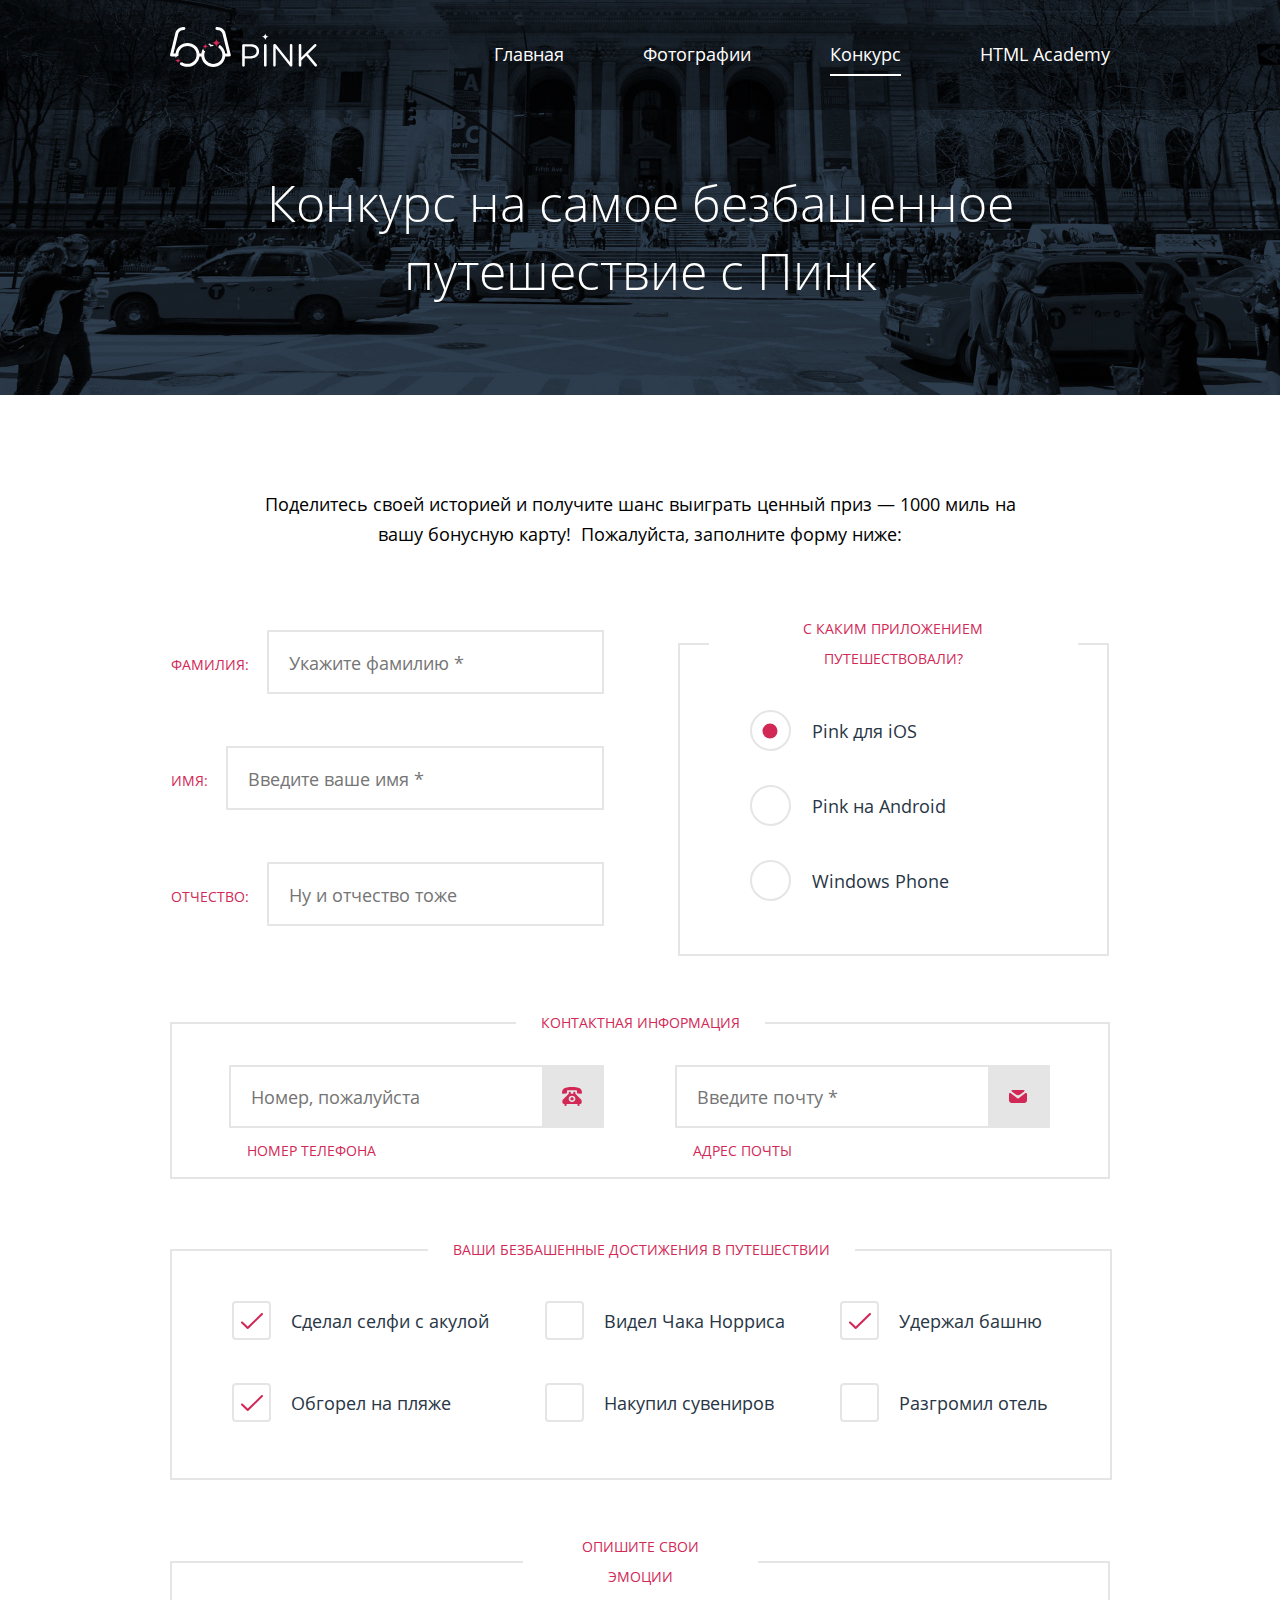
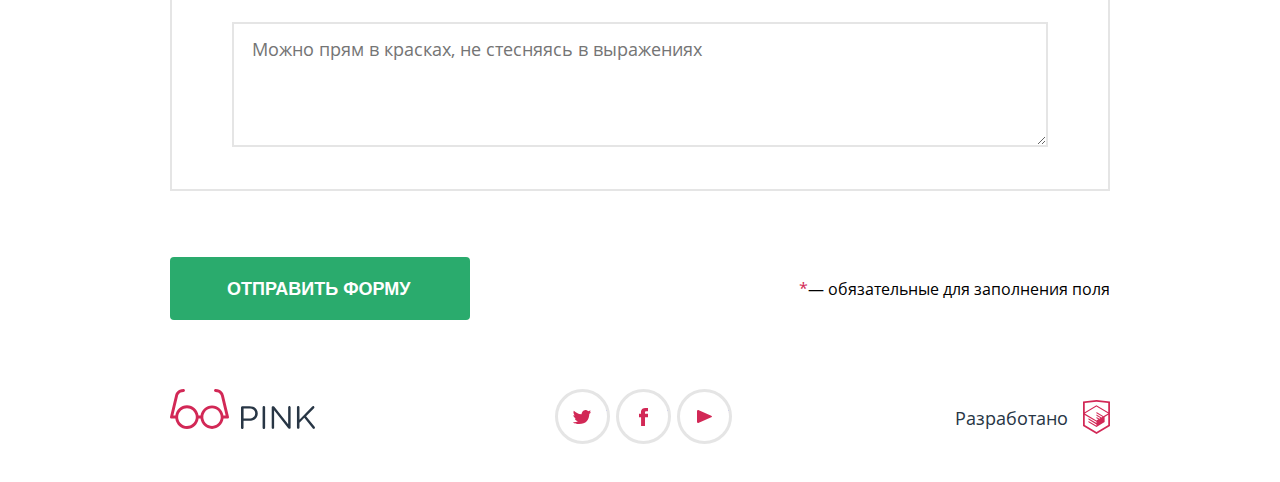
<file: form.html>
<!DOCTYPE html>
<html class="page" lang="ru">

<head>
  <meta charset="utf-8">
  <title>Pink</title>
  <link rel="preconnect" href="https://fonts.gstatic.com">
  <meta name="viewport" content="width=device-width,initial-scale=1">
  <link rel="normalize.css" href="./normalize.css">
  <link rel="stylesheet" href="./css/style.css">
  <link rel="icon" href="/img/favicon.svg">
  <link rel="icon" href="/img/favicon32.svg" type="image/svg+xml">
</head>

<body class="page-body">
  <header class="header header--bg-image header--low-margin">
    <div class="header__top header__top_close header__top_nojs">
      <div class="header__top-wrapper container">
        <div class="header__logo-wrapper">
          <a href="index.html" class="header__logo">
            <svg class="header__pink-logo header__pink-logo--visible-phone" width="74" height="23" viewBox="0 0 74 23"
              xmlns="http://www.w3.org/2000/svg">
              <path
                d="M0.00496827 1.54857C0.00487772 1.21254 0.135804 0.889818 0.369742 0.649431C0.60368 0.409043 0.922049 0.27008 1.25676 0.262266H8.39001C13.4469 0.262266 16.7751 2.9645 16.7751 7.39179V7.45162C16.7751 12.2977 12.7415 14.8105 7.97274 14.8105H2.53836V21.611C2.55394 21.7874 2.53277 21.9651 2.47619 22.1329C2.41961 22.3006 2.32887 22.4547 2.20973 22.5854C2.09058 22.716 1.94565 22.8204 1.78416 22.8918C1.62266 22.9631 1.44812 23 1.27166 23C1.0952 23 0.920671 22.9631 0.759173 22.8918C0.597674 22.8204 0.452744 22.716 0.333602 22.5854C0.21446 22.4547 0.123708 22.3006 0.0671295 22.1329C0.0105515 21.9651 -0.0106138 21.7874 0.00496827 21.611V1.54857ZM8.07209 12.5171C11.7778 12.5171 14.2119 10.5228 14.2119 7.53139V7.47156C14.2119 4.26078 11.8175 2.59556 8.25092 2.59556H2.58804V12.4772L8.07209 12.5171Z" />
              <path
                d="M21.5935 1.38904C21.5779 1.21262 21.5991 1.03487 21.6556 0.867114C21.7122 0.699353 21.803 0.545245 21.9221 0.414596C22.0412 0.283947 22.1862 0.179616 22.3477 0.108238C22.5092 0.0368607 22.6837 0 22.8602 0C23.0366 0 23.2112 0.0368607 23.3727 0.108238C23.5342 0.179616 23.6791 0.283947 23.7982 0.414596C23.9174 0.545245 24.0081 0.699353 24.0647 0.867114C24.1213 1.03487 24.1425 1.21262 24.1269 1.38904V21.611C24.1425 21.7874 24.1213 21.9651 24.0647 22.1329C24.0081 22.3006 23.9174 22.4548 23.7982 22.5854C23.6791 22.7161 23.5342 22.8204 23.3727 22.8918C23.2112 22.9631 23.0366 23 22.8602 23C22.6837 23 22.5092 22.9631 22.3477 22.8918C22.1862 22.8204 22.0412 22.7161 21.9221 22.5854C21.803 22.4548 21.7122 22.3006 21.6556 22.1329C21.5991 21.9651 21.5779 21.7874 21.5935 21.611V1.38904Z" />
              <path
                d="M30.674 1.41895C30.6816 1.08908 30.8163 0.775007 31.0497 0.542621C31.2831 0.310235 31.597 0.177597 31.9258 0.172531H32.2735C32.5316 0.177833 32.7843 0.248188 33.0082 0.377127C33.2322 0.506065 33.4202 0.689448 33.5551 0.910412L47.1559 18.3104V1.35912C47.1559 1.0312 47.2857 0.7167 47.5168 0.484821C47.7478 0.252942 48.0611 0.122673 48.3879 0.122673C48.7146 0.122673 49.0279 0.252942 49.259 0.484821C49.49 0.7167 49.6198 1.0312 49.6198 1.35912V21.6508C49.6252 21.8051 49.5993 21.9589 49.5435 22.1028C49.4878 22.2467 49.4034 22.3777 49.2956 22.4878C49.1877 22.5979 49.0587 22.6848 48.9163 22.7432C48.7739 22.8016 48.6211 22.8303 48.4673 22.8275H48.3382C48.0744 22.8092 47.8184 22.7294 47.5908 22.5944C47.3631 22.4593 47.17 22.2728 47.0268 22.0497L33.1179 4.24085V21.6508C33.1158 21.9722 32.991 22.2805 32.7692 22.5124C32.5474 22.7442 32.2456 22.882 31.9258 22.8973C31.6008 22.892 31.291 22.7581 31.064 22.5246C30.8369 22.2911 30.711 21.9771 30.7137 21.6508V1.41895H30.674Z" />
              <path
                d="M55.9384 1.38904C55.9228 1.21262 55.944 1.03487 56.0005 0.867114C56.0571 0.699353 56.1479 0.545245 56.267 0.414596C56.3862 0.283947 56.5311 0.179616 56.6926 0.108238C56.8541 0.0368607 57.0286 0 57.2051 0C57.3815 0 57.5561 0.0368607 57.7176 0.108238C57.8791 0.179616 58.024 0.283947 58.1431 0.414596C58.2623 0.545245 58.353 0.699353 58.4096 0.867114C58.4662 1.03487 58.4874 1.21262 58.4718 1.38904V13.6837L71.2282 0.551443C71.4899 0.279712 71.8455 0.119105 72.2216 0.10273C72.5468 0.115453 72.8548 0.252812 73.0821 0.486531C73.3094 0.72025 73.4388 1.03254 73.4436 1.35912C73.4366 1.52896 73.3961 1.69572 73.3245 1.84975C73.2529 2.00379 73.1516 2.14205 73.0264 2.25655L65.0785 10.1539L73.6523 20.6836C73.8764 20.9441 73.9998 21.2768 74 21.6209C73.9961 21.7933 73.9583 21.9633 73.8887 22.121C73.8191 22.2786 73.719 22.4209 73.5943 22.5395C73.4696 22.6582 73.3228 22.7509 73.1622 22.8123C73.0016 22.8737 72.8305 22.9026 72.6588 22.8973C72.4588 22.8891 72.2639 22.8322 72.0908 22.7314C71.9177 22.6306 71.7716 22.4891 71.6653 22.3189L63.3001 11.859L58.4718 16.7051V21.591C58.4718 21.7573 58.4391 21.922 58.3757 22.0756C58.3123 22.2293 58.2194 22.3689 58.1022 22.4865C57.9851 22.6041 57.846 22.6973 57.6929 22.761C57.5398 22.8246 57.3757 22.8574 57.21 22.8574C57.0443 22.8574 56.8803 22.8246 56.7272 22.761C56.5741 22.6973 56.435 22.6041 56.3179 22.4865C56.2007 22.3689 56.1078 22.2293 56.0443 22.0756C55.9809 21.922 55.9483 21.7573 55.9483 21.591V1.38904H55.9384Z" />
            </svg>
            <svg class="header__pink-logo header__pink-logo--visible-tablet" width="145" height="40"
              viewBox="0 0 145 40" xmlns="http://www.w3.org/2000/svg">
              <path fill-rule="evenodd" clip-rule="evenodd"
                d="M53.8917 6.58616L58.9302 27.7312C59.0013 27.9491 59.0184 28.1815 58.98 28.4078C58.9417 28.6341 58.849 28.8472 58.7102 29.0284C58.5715 29.2096 58.3909 29.3532 58.1845 29.4465C57.978 29.5398 57.7522 29.58 57.5268 29.5635H53.5201C52.8298 35.3747 47.9494 39.8784 42.0315 39.8784C36.1136 39.8784 31.2332 35.3747 30.543 29.5635H28.5778C27.8869 35.442 22.9527 40 16.9685 40C10.9742 40 6.0335 35.4266 5.35571 29.5337H1.45014C1.22961 29.5445 1.00974 29.5014 0.808914 29.4082C0.608085 29.315 0.432119 29.1743 0.295711 28.9979C0.159304 28.8214 0.0664152 28.6144 0.0248022 28.3941C-0.0168108 28.1737 -0.00593994 27.9464 0.0565069 27.7312L5.10477 6.58616C5.45562 4.25872 7.63865 0 13.4861 0C13.8738 0 14.2456 0.156518 14.5197 0.435122C14.7939 0.713727 14.9479 1.0916 14.9479 1.4856C14.9479 1.87961 14.7939 2.25748 14.5197 2.53608C14.2456 2.81468 13.8738 2.9712 13.4861 2.9712C8.7789 2.9712 8.04797 6.6654 7.9895 7.07146L3.3408 26.6022H5.37467C6.12089 20.7847 11.0272 16.2918 16.9685 16.2918C22.9066 16.2918 27.8107 20.7798 28.5611 26.5926L30.5587 26.6017C31.3043 20.8518 36.1567 16.4134 42.0315 16.4134C47.9178 16.4134 52.7776 20.8691 53.5086 26.6353V26.5824H55.6459L51.007 7.07146C50.9387 6.6654 50.237 2.9712 45.5104 2.9712C45.1227 2.9712 44.7509 2.81468 44.4767 2.53608C44.2026 2.25748 44.0485 1.87961 44.0485 1.4856C44.0485 1.0916 44.2026 0.713727 44.4767 0.435122C44.7509 0.156518 45.1227 0 45.5104 0C51.3578 0 53.5408 4.25872 53.8917 6.58616ZM25.6722 29.5635C25.7448 29.1018 25.7825 28.6283 25.7825 28.1459C25.7825 27.6164 25.7371 27.0977 25.65 26.5935C24.9252 22.3982 21.3141 19.2097 16.9685 19.2097C12.6203 19.2097 9.00753 22.402 8.28571 26.601C8.19945 27.1028 8.15447 27.619 8.15447 28.1459C8.15447 28.6205 8.19096 29.0864 8.26125 29.541C8.92191 33.8136 12.5687 37.0821 16.9685 37.0821C21.3605 37.0821 25.0023 33.8251 25.6722 29.5635ZM50.6138 29.5635C50.6874 29.102 50.7256 28.6285 50.7256 28.1459C50.7256 23.2777 46.8331 19.3313 42.0315 19.3313C37.2299 19.3313 33.3374 23.2777 33.3374 28.1459C33.3374 28.6285 33.3756 29.102 33.4492 29.5635C34.118 33.7577 37.7058 36.9605 42.0315 36.9605C46.3572 36.9605 49.945 33.7577 50.6138 29.5635Z" />
              <path
                d="M71.005 18.5486C71.0049 18.2125 71.1358 17.8898 71.3697 17.6494C71.6037 17.409 71.9221 17.2701 72.2568 17.2623H79.39C84.4469 17.2623 87.7751 19.9645 87.7751 24.3918V24.4516C87.7751 29.2977 83.7415 31.8105 78.9727 31.8105H73.5384V38.611C73.5539 38.7874 73.5328 38.9651 73.4762 39.1329C73.4196 39.3006 73.3289 39.4547 73.2097 39.5854C73.0906 39.716 72.9457 39.8204 72.7842 39.8918C72.6227 39.9631 72.4481 40 72.2717 40C72.0952 40 71.9207 39.9631 71.7592 39.8918C71.5977 39.8204 71.4527 39.716 71.3336 39.5854C71.2145 39.4547 71.1237 39.3006 71.0671 39.1329C71.0106 38.9651 70.9894 38.7874 71.005 38.611V18.5486ZM79.0721 29.5171C82.7778 29.5171 85.2119 27.5228 85.2119 24.5314V24.4716C85.2119 21.2608 82.8175 19.5956 79.2509 19.5956H73.588V29.4772L79.0721 29.5171Z" />
              <path
                d="M92.5935 18.389C92.5779 18.2126 92.5991 18.0349 92.6556 17.8671C92.7122 17.6994 92.803 17.5452 92.9221 17.4146C93.0412 17.2839 93.1862 17.1796 93.3477 17.1082C93.5092 17.0369 93.6837 17 93.8602 17C94.0366 17 94.2112 17.0369 94.3727 17.1082C94.5342 17.1796 94.6791 17.2839 94.7982 17.4146C94.9174 17.5452 95.0081 17.6994 95.0647 17.8671C95.1213 18.0349 95.1424 18.2126 95.1269 18.389V38.611C95.1424 38.7874 95.1213 38.9651 95.0647 39.1329C95.0081 39.3006 94.9174 39.4548 94.7982 39.5854C94.6791 39.7161 94.5342 39.8204 94.3727 39.8918C94.2112 39.9631 94.0366 40 93.8602 40C93.6837 40 93.5092 39.9631 93.3477 39.8918C93.1862 39.8204 93.0412 39.7161 92.9221 39.5854C92.803 39.4548 92.7122 39.3006 92.6556 39.1329C92.5991 38.9651 92.5779 38.7874 92.5935 38.611V18.389Z" />
              <path
                d="M101.674 18.419C101.682 18.0891 101.816 17.775 102.05 17.5426C102.283 17.3102 102.597 17.1776 102.926 17.1725H103.273C103.532 17.1778 103.784 17.2482 104.008 17.3771C104.232 17.5061 104.42 17.6894 104.555 17.9104L118.156 35.3104V18.3591C118.156 18.0312 118.286 17.7167 118.517 17.4848C118.748 17.2529 119.061 17.1227 119.388 17.1227C119.715 17.1227 120.028 17.2529 120.259 17.4848C120.49 17.7167 120.62 18.0312 120.62 18.3591V38.6508C120.625 38.8051 120.599 38.9589 120.544 39.1028C120.488 39.2467 120.403 39.3777 120.296 39.4878C120.188 39.5979 120.059 39.6848 119.916 39.7432C119.774 39.8016 119.621 39.8303 119.467 39.8275H119.338C119.074 39.8092 118.818 39.7294 118.591 39.5944C118.363 39.4594 118.17 39.2728 118.027 39.0497L104.118 21.2408V38.6508C104.116 38.9722 103.991 39.2805 103.769 39.5124C103.547 39.7442 103.246 39.882 102.926 39.8973C102.601 39.892 102.291 39.7581 102.064 39.5246C101.837 39.2911 101.711 38.9771 101.714 38.6508V18.419H101.674Z" />
              <path
                d="M126.938 18.389C126.923 18.2126 126.944 18.0349 127.001 17.8671C127.057 17.6994 127.148 17.5452 127.267 17.4146C127.386 17.2839 127.531 17.1796 127.693 17.1082C127.854 17.0369 128.029 17 128.205 17C128.382 17 128.556 17.0369 128.718 17.1082C128.879 17.1796 129.024 17.2839 129.143 17.4146C129.262 17.5452 129.353 17.6994 129.41 17.8671C129.466 18.0349 129.487 18.2126 129.472 18.389V30.6837L142.228 17.5514C142.49 17.2797 142.845 17.1191 143.222 17.1027C143.547 17.1155 143.855 17.2528 144.082 17.4865C144.309 17.7202 144.439 18.0325 144.444 18.3591C144.437 18.529 144.396 18.6957 144.325 18.8498C144.253 19.0038 144.152 19.1421 144.026 19.2565L136.078 27.1539L144.652 37.6836C144.876 37.9441 145 38.2768 145 38.6209C144.996 38.7933 144.958 38.9633 144.889 39.121C144.819 39.2786 144.719 39.4209 144.594 39.5395C144.47 39.6582 144.323 39.7509 144.162 39.8123C144.002 39.8737 143.831 39.9026 143.659 39.8973C143.459 39.8891 143.264 39.8322 143.091 39.7314C142.918 39.6306 142.772 39.4891 142.665 39.3189L134.3 28.859L129.472 33.7051V38.591C129.472 38.7573 129.439 38.922 129.376 39.0756C129.312 39.2293 129.219 39.3689 129.102 39.4865C128.985 39.6041 128.846 39.6973 128.693 39.761C128.54 39.8246 128.376 39.8574 128.21 39.8574C128.044 39.8574 127.88 39.8246 127.727 39.761C127.574 39.6973 127.435 39.6041 127.318 39.4865C127.201 39.3689 127.108 39.2293 127.044 39.0756C126.981 38.922 126.948 38.7573 126.948 38.591V18.389H126.938Z" />
            </svg>
            <svg class="header__pink-logo header__pink-logo--visible-desktop" width="147" height="40"
              viewBox="0 0 147 40" xmlns="http://www.w3.org/2000/svg">
              <path
                d="M72.1933 18.4249C72.1932 18.0921 72.3255 17.7726 72.562 17.5345C72.7985 17.2965 73.1204 17.1589 73.4588 17.1511H80.6703C85.7826 17.1511 89.1473 19.827 89.1473 24.211V24.2703C89.1473 29.069 85.0695 31.5573 80.2484 31.5573H74.7544V38.2913C74.7702 38.466 74.7488 38.6421 74.6916 38.8082C74.6344 38.9743 74.5426 39.1269 74.4222 39.2563C74.3017 39.3856 74.1552 39.489 73.992 39.5596C73.8287 39.6303 73.6522 39.6668 73.4738 39.6668C73.2954 39.6668 73.119 39.6303 72.9557 39.5596C72.7925 39.489 72.6459 39.3856 72.5255 39.2563C72.405 39.1269 72.3133 38.9743 72.2561 38.8082C72.1989 38.6421 72.1775 38.466 72.1933 38.2913V18.4249ZM80.3489 29.2863C84.0952 29.2863 86.556 27.3115 86.556 24.3493V24.29C86.556 21.1106 84.1354 19.4616 80.5297 19.4616H74.8047V29.2468L80.3489 29.2863Z" />
              <path
                d="M94.0186 18.2669C94.0028 18.0922 94.0242 17.9162 94.0814 17.7501C94.1386 17.5839 94.2304 17.4313 94.3508 17.302C94.4713 17.1726 94.6178 17.0693 94.781 16.9986C94.9443 16.9279 95.1208 16.8914 95.2992 16.8914C95.4776 16.8914 95.654 16.9279 95.8173 16.9986C95.9806 17.0693 96.1271 17.1726 96.2475 17.302C96.368 17.4313 96.4597 17.5839 96.5169 17.7501C96.5741 17.9162 96.5955 18.0922 96.5798 18.2669V38.2913C96.5955 38.466 96.5741 38.642 96.5169 38.8082C96.4597 38.9743 96.368 39.1269 96.2475 39.2563C96.1271 39.3856 95.9806 39.489 95.8173 39.5596C95.654 39.6303 95.4776 39.6668 95.2992 39.6668C95.1208 39.6668 94.9443 39.6303 94.781 39.5596C94.6178 39.489 94.4713 39.3856 94.3508 39.2563C94.2304 39.1269 94.1386 38.9743 94.0814 38.8082C94.0242 38.642 94.0028 38.466 94.0186 38.2913V18.2669Z" />
              <path
                d="M103.199 18.2965C103.206 17.9699 103.343 17.6588 103.579 17.4287C103.815 17.1986 104.132 17.0673 104.464 17.0623H104.816C105.077 17.0675 105.332 17.1372 105.559 17.2649C105.785 17.3925 105.975 17.5741 106.111 17.7929L119.862 35.0231V18.2373C119.862 17.9125 119.993 17.6011 120.226 17.3715C120.46 17.1419 120.777 17.0129 121.107 17.0129C121.437 17.0129 121.754 17.1419 121.988 17.3715C122.221 17.6011 122.352 17.9125 122.352 18.2373V38.3308C122.358 38.4836 122.332 38.6359 122.275 38.7784C122.219 38.9209 122.134 39.0506 122.025 39.1596C121.916 39.2687 121.785 39.3547 121.641 39.4125C121.497 39.4704 121.343 39.4987 121.187 39.496H121.057C120.79 39.4779 120.531 39.3989 120.301 39.2652C120.071 39.1314 119.876 38.9468 119.731 38.7258L105.67 21.0908V38.3308C105.667 38.6491 105.541 38.9544 105.317 39.184C105.093 39.4135 104.788 39.5499 104.464 39.5651C104.136 39.5599 103.823 39.4272 103.593 39.1961C103.363 38.9649 103.236 38.6539 103.239 38.3308V18.2965H103.199Z" />
              <path
                d="M128.74 18.2669C128.724 18.0922 128.746 17.9162 128.803 17.7501C128.86 17.5839 128.952 17.4313 129.072 17.302C129.193 17.1726 129.339 17.0693 129.503 16.9986C129.666 16.9279 129.842 16.8914 130.021 16.8914C130.199 16.8914 130.376 16.9279 130.539 16.9986C130.702 17.0693 130.849 17.1726 130.969 17.302C131.09 17.4313 131.181 17.5839 131.239 17.7501C131.296 17.9162 131.317 18.0922 131.301 18.2669V30.4415L144.198 17.4375C144.462 17.1684 144.822 17.0094 145.202 16.9931C145.531 17.0057 145.842 17.1418 146.072 17.3732C146.302 17.6046 146.433 17.9139 146.438 18.2373C146.43 18.4054 146.39 18.5706 146.317 18.7231C146.245 18.8756 146.142 19.0125 146.016 19.1259L137.981 26.9461L146.648 37.3731C146.875 37.631 147 37.9604 147 38.3012C146.996 38.472 146.958 38.6402 146.887 38.7964C146.817 38.9525 146.716 39.0934 146.59 39.2109C146.464 39.3284 146.315 39.4202 146.153 39.481C145.991 39.5418 145.818 39.5703 145.644 39.5651C145.442 39.557 145.245 39.5006 145.07 39.4008C144.895 39.3011 144.747 39.1609 144.64 38.9924L136.183 28.6346L131.301 33.4333V38.2716C131.301 38.4363 131.268 38.5993 131.204 38.7515C131.14 38.9036 131.046 39.0419 130.928 39.1583C130.809 39.2747 130.669 39.3671 130.514 39.4301C130.359 39.4932 130.193 39.5256 130.026 39.5256C129.858 39.5256 129.692 39.4932 129.538 39.4301C129.383 39.3671 129.242 39.2747 129.124 39.1583C129.005 39.0419 128.911 38.9036 128.847 38.7515C128.783 38.5993 128.75 38.4363 128.75 38.2716V18.2669H128.74Z" />
              <path
                d="M98.9401 9.74563C97.9749 9.74563 97.0491 9.36936 96.3656 8.69932C95.6822 8.02927 95.2969 7.12014 95.2942 6.17125C95.2942 7.11923 94.9111 8.02839 94.2293 8.69872C93.5474 9.36905 92.6226 9.74563 91.6583 9.74563C92.6235 9.74825 93.5483 10.127 94.2299 10.7989C94.9115 11.4708 95.2942 12.381 95.2942 13.3299C95.2969 12.3801 95.6818 11.4699 96.365 10.7983C97.0482 10.1267 97.974 9.74824 98.9401 9.74563Z" />
              <path
                d="M43.287 19.0667C43.5381 19.0667 43.7792 19.0667 44.0202 19.0667C43.8019 18.6988 43.4897 18.3933 43.1145 18.1803C42.7393 17.9673 42.3141 17.8542 41.8809 17.8522C41.4627 17.8519 41.055 17.7233 40.7147 17.4843C40.3745 17.2454 40.1185 16.908 39.9826 16.5192C39.2588 16.7245 38.5561 16.9955 37.8834 17.3289H38.0743C38.607 17.3289 39.118 17.5369 39.4947 17.9073C39.8714 18.2776 40.083 18.7799 40.083 19.3037C40.088 19.399 40.088 19.4946 40.083 19.59C41.109 19.2225 42.1953 19.0451 43.287 19.0667Z" />
              <path
                d="M60.7332 27.6472L55.5406 6.56621C55.179 4.24582 52.9291 0 46.9028 0C46.5033 0 46.1201 0.156044 45.8375 0.433804C45.555 0.711564 45.3962 1.08829 45.3962 1.4811C45.3962 1.87391 45.555 2.25063 45.8375 2.52839C46.1201 2.80615 46.5033 2.9622 46.9028 2.9622C51.7741 2.9622 52.4973 6.6452 52.5676 7.05003L57.3484 26.5018H55.2493C55.0321 24.805 54.4439 23.1744 53.525 21.7222C52.6061 20.2701 51.3783 19.0307 49.926 18.0892C49.4712 18.2774 49.0829 18.5932 48.8096 18.9971C48.5363 19.401 48.3901 19.8751 48.3893 20.3602C48.3948 20.4457 48.3948 20.5314 48.3893 20.6169C49.6107 21.4404 50.6131 22.5401 51.3122 23.8236C52.0113 25.1072 52.3867 26.537 52.4069 27.9928C52.4008 28.4894 52.3538 28.9847 52.2663 29.4739C51.9375 31.5714 50.8559 33.484 49.2173 34.8657C47.5786 36.2474 45.4911 37.007 43.3322 37.007C41.1734 37.007 39.0859 36.2474 37.4472 34.8657C35.8086 33.484 34.727 31.5714 34.3982 29.4739C34.3107 28.9847 34.2636 28.4894 34.2576 27.9928C34.2733 26.6229 34.5993 25.2737 35.2118 24.0432C34.7037 24.0081 34.2282 23.7847 33.8814 23.4181C33.5346 23.0515 33.3424 22.569 33.3436 22.0684C33.3453 21.889 33.277 21.7159 33.1528 21.5846C32.181 23.0752 31.5662 24.7633 31.3549 26.5215H29.4868C29.1663 23.6174 27.7658 20.9319 25.5542 18.9809C23.3427 17.0298 20.4759 15.9507 17.5044 15.9507C14.5329 15.9507 11.6662 17.0298 9.45463 18.9809C7.24307 20.9319 5.84259 23.6174 5.5221 26.5215H3.44302L8.23394 7.05003C8.29421 6.6452 9.0475 2.9622 13.8987 2.9622C14.2983 2.9622 14.6815 2.80615 14.964 2.52839C15.2465 2.25063 15.4053 1.87391 15.4053 1.4811C15.4053 1.08829 15.2465 0.711564 14.964 0.433804C14.6815 0.156044 14.2983 0 13.8987 0C7.87236 0 5.62254 4.24582 5.26096 6.56621L0.0582358 27.6472C-0.00612168 27.8617 -0.0173251 28.0883 0.0255611 28.308C0.0684473 28.5277 0.164178 28.7341 0.304759 28.91C0.44534 29.0859 0.62669 29.2262 0.833664 29.3191C1.04064 29.4121 1.26723 29.455 1.49451 29.4443H5.51206C5.59378 30.055 5.72135 30.659 5.89372 31.2512C5.95717 31.1429 5.99172 31.0206 5.99416 30.8957C5.99416 30.372 6.2058 29.8697 6.58252 29.4993C6.95923 29.129 7.47017 28.9209 8.00293 28.9209C8.16603 28.9231 8.32812 28.9463 8.48504 28.99C8.44128 28.6461 8.41781 28.2999 8.41473 27.9533C8.41742 27.4569 8.46109 26.9616 8.5453 26.4722C8.86708 24.3679 9.94627 22.4469 11.5867 21.0586C13.2271 19.6702 15.3198 18.9066 17.4843 18.9066C19.6489 18.9066 21.7416 19.6702 23.382 21.0586C25.0224 22.4469 26.1016 24.3679 26.4234 26.4722C26.5076 26.9616 26.5513 27.4569 26.554 27.9533C26.5382 30.3054 25.5807 32.5567 23.8889 34.2199C22.1971 35.8831 19.907 36.8243 17.5145 36.8399C15.5563 36.8663 13.6424 36.2668 12.0607 35.1317C11.6982 35.4412 11.235 35.6128 10.755 35.6155C10.5569 35.6181 10.3679 35.6973 10.2288 35.8359C10.0897 35.9745 10.0117 36.1613 10.0117 36.356C10.009 36.6321 9.94739 36.9046 9.83092 37.1558C11.9797 38.9066 14.6835 39.8636 17.4743 39.8613C20.4223 39.8738 23.2728 38.8236 25.4864 36.9095C27.7 34.9953 29.1232 32.35 29.4868 29.4739H31.3147C31.6456 32.3691 33.0499 35.0431 35.2593 36.9848C37.4688 38.9266 40.3285 40 43.2921 40C46.2557 40 49.1154 38.9266 51.3248 36.9848C53.5343 35.0431 54.9385 32.3691 55.2694 29.4739H59.2869C59.5191 29.4904 59.7519 29.4503 59.9647 29.3573C60.1774 29.2642 60.3635 29.121 60.5065 28.9404C60.6495 28.7598 60.7451 28.5473 60.7846 28.3217C60.8241 28.0961 60.8065 27.8645 60.7332 27.6472Z" />
              <path
                d="M50.9203 15.9169C50.3273 15.9182 49.7398 15.8045 49.1915 15.5822C48.6432 15.36 48.1448 15.0337 47.725 14.6219C47.3052 14.21 46.9721 13.7209 46.7448 13.1823C46.5176 12.6438 46.4006 12.0665 46.4006 11.4835C46.3979 12.6602 45.9206 13.7878 45.0733 14.619C44.2259 15.4501 43.0778 15.9169 41.8809 15.9169C43.0788 15.9195 44.2268 16.3885 45.0739 17.2212C45.9209 18.0539 46.3979 19.1825 46.4006 20.3602C46.4006 19.1817 46.8768 18.0516 47.7244 17.2183C48.572 16.385 49.7216 15.9169 50.9203 15.9169Z"
                fill="#D22856" />
              <path
                d="M38.0743 19.3826C37.3417 19.3826 36.6392 19.0966 36.1212 18.5873C35.6032 18.0781 35.3122 17.3875 35.3122 16.6673C35.3122 17.3857 35.0226 18.0749 34.5068 18.5839C33.9909 19.0928 33.291 19.38 32.5602 19.3826C33.2901 19.3826 33.99 19.6677 34.5062 20.1751C35.0223 20.6824 35.3122 21.3706 35.3122 22.0881C35.3149 21.3697 35.607 20.6816 36.1247 20.1745C36.6424 19.6674 37.3435 19.3826 38.0743 19.3826Z"
                fill="#D22856" />
              <path
                d="M10.7851 33.6407C10.0561 33.6355 9.35868 33.3471 8.84503 32.8384C8.33138 32.3298 8.04314 31.6421 8.04316 30.9253C8.04316 31.6438 7.75354 32.333 7.23772 32.8419C6.7219 33.3508 6.02194 33.6381 5.29114 33.6407C6.02194 33.6433 6.7219 33.9305 7.23772 34.4395C7.75354 34.9484 8.04316 35.6376 8.04316 36.356C8.04314 35.6393 8.33138 34.9516 8.84503 34.4429C9.35868 33.9343 10.0561 33.6459 10.7851 33.6407Z"
                fill="#D22856" />
            </svg>
          </a>
          <button class="nav-toggle nav-toggle_open" type="button"><span class="visually-hidden">Открыть
              меню</span>
            <svg class="nav-toggle__svg" width="50" height="24" viewBox="0 0 50 24" fill="none"
              xmlns="http://www.w3.org/2000/svg">
              <path
                d="M1.13659 0.00020839C0.986512 -0.00251551 0.837358 0.0214885 0.698091 0.0707781C0.558823 0.120068 0.432317 0.193625 0.326173 0.28703C0.22003 0.380436 0.136442 0.49176 0.0804303 0.614315C0.024419 0.73687 -0.00285856 0.868124 0.000236809 1.00019V3.00016C0.000236809 3.26537 0.119959 3.51972 0.333067 3.70725C0.546174 3.89478 0.83521 4.00014 1.13659 4.00014H48.8634C49.0135 4.00286 49.1626 3.97886 49.3019 3.92957C49.4412 3.88028 49.5677 3.80672 49.6738 3.71332C49.78 3.61991 49.8636 3.50859 49.9196 3.38603C49.9756 3.26348 50.0029 3.13222 49.9998 3.00016V1.00019C49.9998 0.734979 49.88 0.48063 49.6669 0.293097C49.4538 0.105563 49.1648 0.00020839 48.8634 0.00020839H1.13659ZM1.13659 10C0.986512 9.99731 0.837358 10.0213 0.698091 10.0706C0.558823 10.1199 0.432317 10.1935 0.326173 10.2869C0.22003 10.3803 0.136442 10.4916 0.0804303 10.6141C0.024419 10.7367 -0.00285856 10.868 0.000236809 11V13C0.000236809 13.2652 0.119959 13.5195 0.333067 13.7071C0.546174 13.8946 0.83521 14 1.13659 14H48.8634C49.0135 14.0027 49.1626 13.9787 49.3019 13.9294C49.4412 13.8801 49.5677 13.8065 49.6738 13.7131C49.78 13.6197 49.8636 13.5084 49.9196 13.3859C49.9756 13.2633 50.0029 13.132 49.9998 13V11C49.9998 10.7348 49.88 10.4805 49.6669 10.2929C49.4538 10.1054 49.1648 10 48.8634 10H1.13659ZM1.13659 19.9999C0.986512 19.9971 0.837358 20.0211 0.698091 20.0704C0.558823 20.1197 0.432317 20.1933 0.326173 20.2867C0.22003 20.3801 0.136442 20.4914 0.0804303 20.614C0.024419 20.7365 -0.00285856 20.8678 0.000236809 20.9998V22.9998C0.000236809 23.265 0.119959 23.5194 0.333067 23.7069C0.546174 23.8944 0.83521 23.9998 1.13659 23.9998H48.8634C49.0135 24.0025 49.1626 23.9785 49.3019 23.9292C49.4412 23.8799 49.5677 23.8064 49.6738 23.713C49.78 23.6196 49.8636 23.5082 49.9196 23.3857C49.9756 23.2631 50.0029 23.1319 49.9998 22.9998V20.9998C49.9998 20.7346 49.88 20.4803 49.6669 20.2927C49.4538 20.1052 49.1648 19.9999 48.8634 19.9999H1.13659Z" />
            </svg>
          </button>
          <button class="nav-toggle nav-toggle_closed" type="button"><span class="visually-hidden">Закрыть
              меню</span>
            <svg class="nav-toggle__svg" width="23" height="23" viewBox="0 0 23 23"
              xmlns="http://www.w3.org/2000/svg">
              <path d="M20.8487 1.37761e-06L0 20.8487L2.15131 23L23 2.15131L20.8487 1.37761e-06Z" />
              <path d="M2.15131 0L0 2.15131L20.8487 23L23 20.8487L2.15131 0Z" />
            </svg></button>
        </div>
        <nav class="main-nav">
          <div class="main-nav__wrapper">
            <ul class="main-nav__list site-list">
              <li class="site-list__item">
                <a class="site-list__link" href="index.html">
                  Главная
                </a>
              </li>
              <li class="site-list__item">
                <a class="site-list__link" href="catalog.html">
                  Фотографии
                </a>
              </li>
              <li class="site-list__item site-list__item--active">
                <a class="site-list__link" href="form.html">
                  Конкурс
                </a>
              </li>
              <li class="site-list__item">
                <a class="site-list__link" href="https://htmlacademy.ru">
                  HTML Academy
                </a>
              </li>
            </ul>
          </div>
        </nav>
      </div>
    </div>
    <div class="main-block">
      <p class="main-block__form"> Конкурс на самое безбашенное путешествие с Пинк</p>
    </div>
  </header>


  <main class="page-main">
    <div class="raffle-block">
      <p class="raffle-text">Поделитесь своей историей и получите шанс выиграть
        ценный приз — 1000 миль на вашу бонусную карту!&nbsp;
        <span class="raffle-text__tablet">Пожалуйста, заполните форму ниже:</span>
      </p>
    </div>
    <form class="form-wrapper applications" method="POST">
      <div class="write-form write-form--width">
        <div class="write-form__paragraph container">
          <p class="item-paragraph">
            <label class="input-title" for="surname">Фамилия:</label>
            <input class="write-form__input write-input-name" id="surname" type="text" name="surname"
              placeholder="Укажите фамилию *">
          </p>

          <p class="item-paragraph">
            <label class="input-title" for="name">Имя:</label>
            <input class="write-form__input write-input-name" id="name" type="text" name="name"
              placeholder="Введите ваше имя *">
          </p>

          <p class="item-paragraph">
            <label class="input-title" for="patronymic">Отчество:</label>
            <input class="write-form__input write-input-name" id="patronymic" type="text" name="patronymic"
              placeholder="Ну и отчество тоже">
          </p>
        </div>
      </div>

      <div class="write-form write-form--type--progress progress container">
        <fieldset class="progress__block filter">
          <legend class="progress__title progress__title-fuul-width"> Ваши безбашенные достижения в путешествии
          </legend>
          <ul class="progress__checkbox">
            <li class="progress__checkbox-item progress__selfi">
              <input class="progress__checkbox-input" type="checkbox" name="Селфи" id="filter-selfie" checked>
              <label class="progress__point" for="filter-selfie"> <span class="progress__check-box"></span>
                Сделал селфи с акулой</label>
            </li>

            <li class="progress__checkbox-item progress__beach">
              <input class="progress__checkbox-input" type="checkbox" name="обгорел на пляже" id="filter-beach" checked>
              <label class="progress__point" for="filter-beach"> <span class="progress__check-box"></span>
                Обгорел на пляже</label>
            </li>

            <li class="progress__checkbox-item progress__chack">
              <input class="progress__checkbox-input" type="checkbox" name="Видел Чака Норриса" id="filter-chack">
              <label class="progress__point" for="filter-chack"> <span class="progress__check-box"></span>
                Видел Чака Норриса</label>
            </li>

            <li class="progress__checkbox-item progress__souvenir">
              <input class="progress__checkbox-input" type="checkbox" name="Накупил сувениров" id="filter-souvenirs">
              <label class="progress__point" for="filter-souvenirs"> <span class="progress__check-box"></span>
                Накупил сувениров</label>
            </li>

            <li class="progress__checkbox-item progress__tower">
              <input class="progress__checkbox-input" type="checkbox" name="Удержал башню" id="filter-tower" checked>
              <label class="progress__point" for="filter-tower"> <span class="progress__check-box"></span>
                Удержал башню</label>
            </li>

            <li class="progress__checkbox-item progress__hotel">
              <input class="progress__checkbox-input" type="checkbox" name="Разгромил отель" id="filter-hotel">
              <label class="progress__point" for="filter-hotel"> <span class="progress__check-box"></span>
                Разгромил отель</label>
            </li>
          </ul>
        </fieldset>
      </div>

      <div class="write-form container">
        <fieldset class="write-form__item write-form__item-contact">
          <legend class="applications__title applications__title--phones">Контактная информация</legend>
          <p class="item-paragraph item-paragraph--type-tel  item-paragraph--type--contact">
            <label class="input-title input-title--type--contact" for="phone">Номер телефона</label>
            <input class="write-form__input write-form__input-contact" id="phone" type="text" name="phone"
              placeholder="Номер, пожалуйста">
          </p>
          <p class="item-paragraph item-paragraph--type-email item-paragraph--type--contact">
            <label class="input-title input-title--type--contact" for="email">Адрес почты</label>
            <input class="write-form__input write-form__input-contact" id="email" type="email" name="email"
              placeholder="Введите почту *">
          </p>
        </fieldset>
      </div>

      <div class="write-form write-form--type--applications applications__block container">
        <fieldset class="applications-os filter">
          <legend class="applications__title">С каким приложением
            путешествовали?</legend>

          <ul class="radio">
            <li class="radio__item">
              <input class="radio__input" type="radio" name="grid" id="filter-ios" checked>

              <label class="radio__point" for="filter-ios">
                <span class="radio__custom"></span>
                Pink для iOS</label>
            </li>

            <li class="radio__item">
              <input class="radio__input" type="radio" name="grid" id="filter-android">

              <label class="radio__point" for="filter-android">
                <span class="radio__custom"></span>
                Pink на Android</label>
            </li>

            <li class="radio__item">
              <input class="radio__input" type="radio" name="grid" id="filter-windows">
              <label class="radio__point" for="filter-windows">
                <span class="radio__custom"></span>
                Windows Phone</label>
            </li>
          </ul>
        </fieldset>
      </div>
      <div class="write-form write-form--type--emotions container emotions">
        <fieldset class="emotions__wrap">
          <legend class="emotions__title applications__title">Опишите свои эмоции</legend>
          <label class="emotions__label" for="text"></label>
          <textarea class="emotions__text" name="text" id="text"
            placeholder="Можно прям в красках, не стесняясь в выражениях"></textarea>
        </fieldset>
        <div class="emotions__block-tablet">
          <button class="emotions__block-tablet-button-send button-green" type="submit">Отправить форму</button>
          <div class="emotions__block-tablet-star-text">
            <span class="emotions__star-text">*</span> <span class="emotions__text-main">— обязательные поля</span>
            <span class="emotions__text-desktop">— обязательные для заполнения поля</span>
          </div>
        </div>
      </div>
    </form>

  </main>
  <footer class="footer">
    <div class="container">
      <div class="footer__blocks">
        <div class="footer__logo-block">
          <svg class="footer__logo-pink" width="145" height="40" viewBox="0 0 145 40" fill="none"
            xmlns="http://www.w3.org/2000/svg">
            <path
              d="M71.005 18.5486C71.0049 18.2125 71.1358 17.8898 71.3697 17.6494C71.6037 17.409 71.922 17.2701 72.2568 17.2623H79.39C84.4469 17.2623 87.7751 19.9645 87.7751 24.3918V24.4516C87.7751 29.2977 83.7415 31.8105 78.9727 31.8105H73.5384V38.611C73.5539 38.7874 73.5328 38.9651 73.4762 39.1329C73.4196 39.3006 73.3289 39.4547 73.2097 39.5854C73.0906 39.716 72.9457 39.8204 72.7842 39.8918C72.6227 39.9631 72.4481 40 72.2717 40C72.0952 40 71.9207 39.9631 71.7592 39.8918C71.5977 39.8204 71.4527 39.716 71.3336 39.5854C71.2145 39.4547 71.1237 39.3006 71.0671 39.1329C71.0106 38.9651 70.9894 38.7874 71.005 38.611V18.5486ZM79.0721 29.5171C82.7778 29.5171 85.2119 27.5228 85.2119 24.5314V24.4716C85.2119 21.2608 82.8175 19.5956 79.2509 19.5956H73.588V29.4772L79.0721 29.5171Z" />
            <path
              d="M92.5935 18.389C92.5779 18.2126 92.5991 18.0349 92.6556 17.8671C92.7122 17.6994 92.803 17.5452 92.9221 17.4146C93.0412 17.2839 93.1862 17.1796 93.3477 17.1082C93.5092 17.0369 93.6837 17 93.8602 17C94.0366 17 94.2112 17.0369 94.3727 17.1082C94.5342 17.1796 94.6791 17.2839 94.7982 17.4146C94.9174 17.5452 95.0081 17.6994 95.0647 17.8671C95.1213 18.0349 95.1425 18.2126 95.1269 18.389V38.611C95.1425 38.7874 95.1213 38.9651 95.0647 39.1329C95.0081 39.3006 94.9174 39.4548 94.7982 39.5854C94.6791 39.7161 94.5342 39.8204 94.3727 39.8918C94.2112 39.9631 94.0366 40 93.8602 40C93.6837 40 93.5092 39.9631 93.3477 39.8918C93.1862 39.8204 93.0412 39.7161 92.9221 39.5854C92.803 39.4548 92.7122 39.3006 92.6556 39.1329C92.5991 38.9651 92.5779 38.7874 92.5935 38.611V18.389Z" />
            <path
              d="M101.674 18.419C101.682 18.0891 101.816 17.775 102.05 17.5426C102.283 17.3102 102.597 17.1776 102.926 17.1725H103.273C103.532 17.1778 103.784 17.2482 104.008 17.3771C104.232 17.5061 104.42 17.6894 104.555 17.9104L118.156 35.3104V18.3591C118.156 18.0312 118.286 17.7167 118.517 17.4848C118.748 17.2529 119.061 17.1227 119.388 17.1227C119.715 17.1227 120.028 17.2529 120.259 17.4848C120.49 17.7167 120.62 18.0312 120.62 18.3591V38.6508C120.625 38.8051 120.599 38.9589 120.544 39.1028C120.488 39.2467 120.403 39.3777 120.296 39.4878C120.188 39.5979 120.059 39.6848 119.916 39.7432C119.774 39.8016 119.621 39.8303 119.467 39.8275H119.338C119.074 39.8092 118.818 39.7294 118.591 39.5944C118.363 39.4593 118.17 39.2728 118.027 39.0497L104.118 21.2408V38.6508C104.116 38.9722 103.991 39.2805 103.769 39.5124C103.547 39.7442 103.246 39.882 102.926 39.8973C102.601 39.892 102.291 39.7581 102.064 39.5246C101.837 39.2911 101.711 38.9771 101.714 38.6508V18.419H101.674Z" />
            <path
              d="M126.938 18.389C126.923 18.2126 126.944 18.0349 127.001 17.8671C127.057 17.6994 127.148 17.5452 127.267 17.4146C127.386 17.2839 127.531 17.1796 127.693 17.1082C127.854 17.0369 128.029 17 128.205 17C128.382 17 128.556 17.0369 128.718 17.1082C128.879 17.1796 129.024 17.2839 129.143 17.4146C129.262 17.5452 129.353 17.6994 129.41 17.8671C129.466 18.0349 129.487 18.2126 129.472 18.389V30.6837L142.228 17.5514C142.49 17.2797 142.845 17.1191 143.222 17.1027C143.547 17.1155 143.855 17.2528 144.082 17.4865C144.309 17.7202 144.439 18.0325 144.444 18.3591C144.437 18.529 144.396 18.6957 144.325 18.8498C144.253 19.0038 144.152 19.1421 144.026 19.2565L136.078 27.1539L144.652 37.6836C144.876 37.9441 145 38.2768 145 38.6209C144.996 38.7933 144.958 38.9633 144.889 39.121C144.819 39.2786 144.719 39.4209 144.594 39.5395C144.47 39.6582 144.323 39.7509 144.162 39.8123C144.002 39.8737 143.831 39.9026 143.659 39.8973C143.459 39.8891 143.264 39.8322 143.091 39.7314C142.918 39.6306 142.772 39.4891 142.665 39.3189L134.3 28.859L129.472 33.7051V38.591C129.472 38.7573 129.439 38.922 129.376 39.0756C129.312 39.2293 129.219 39.3689 129.102 39.4865C128.985 39.6041 128.846 39.6973 128.693 39.761C128.54 39.8246 128.376 39.8574 128.21 39.8574C128.044 39.8574 127.88 39.8246 127.727 39.761C127.574 39.6973 127.435 39.6041 127.318 39.4865C127.201 39.3689 127.108 39.2293 127.044 39.0756C126.981 38.922 126.948 38.7573 126.948 38.591V18.389H126.938Z" />
            <path fill-rule="evenodd" clip-rule="evenodd"
              d="M53.8917 6.58616L58.9302 27.7312C59.0013 27.9491 59.0184 28.1815 58.98 28.4078C58.9417 28.6341 58.849 28.8472 58.7102 29.0284C58.5715 29.2096 58.3909 29.3532 58.1845 29.4465C57.978 29.5398 57.7522 29.58 57.5268 29.5635H53.5201C52.8298 35.3747 47.9494 39.8784 42.0315 39.8784C36.1136 39.8784 31.2332 35.3747 30.543 29.5635H28.5778C27.8869 35.442 22.9527 40 16.9685 40C10.9742 40 6.0335 35.4266 5.35571 29.5337H1.45014C1.22961 29.5445 1.00974 29.5014 0.808914 29.4082C0.608085 29.315 0.432119 29.1743 0.295711 28.9979C0.159304 28.8214 0.0664152 28.6144 0.0248022 28.3941C-0.0168108 28.1737 -0.00593994 27.9464 0.0565069 27.7312L5.10477 6.58616C5.45562 4.25872 7.63865 0 13.4861 0C13.8738 0 14.2456 0.156518 14.5197 0.435122C14.7939 0.713727 14.9479 1.0916 14.9479 1.4856C14.9479 1.87961 14.7939 2.25748 14.5197 2.53608C14.2456 2.81468 13.8738 2.9712 13.4861 2.9712C8.7789 2.9712 8.04797 6.6654 7.9895 7.07146L3.3408 26.6022H5.37467C6.12089 20.7847 11.0272 16.2918 16.9685 16.2918C22.9066 16.2918 27.8107 20.7798 28.5611 26.5926L30.5587 26.6017C31.3043 20.8518 36.1567 16.4134 42.0315 16.4134C47.9178 16.4134 52.7776 20.8691 53.5086 26.6353V26.5824H55.6459L51.007 7.07146C50.9387 6.6654 50.237 2.9712 45.5104 2.9712C45.1227 2.9712 44.7509 2.81468 44.4767 2.53608C44.2026 2.25748 44.0485 1.87961 44.0485 1.4856C44.0485 1.0916 44.2026 0.713727 44.4767 0.435122C44.7509 0.156518 45.1227 0 45.5104 0C51.3578 0 53.5408 4.25872 53.8917 6.58616ZM25.6722 29.5635C25.7448 29.1018 25.7825 28.6283 25.7825 28.1459C25.7825 27.6164 25.7371 27.0977 25.65 26.5935C24.9252 22.3982 21.3141 19.2097 16.9685 19.2097C12.6203 19.2097 9.00753 22.402 8.28571 26.601C8.19945 27.1028 8.15447 27.619 8.15447 28.1459C8.15447 28.6205 8.19096 29.0864 8.26125 29.541C8.92191 33.8136 12.5687 37.0821 16.9685 37.0821C21.3605 37.0821 25.0023 33.8251 25.6722 29.5635ZM50.6138 29.5635C50.6874 29.102 50.7256 28.6285 50.7256 28.1459C50.7256 23.2777 46.8331 19.3313 42.0315 19.3313C37.2299 19.3313 33.3374 23.2777 33.3374 28.1459C33.3374 28.6285 33.3756 29.102 33.4492 29.5635C34.118 33.7577 37.7058 36.9605 42.0315 36.9605C46.3572 36.9605 49.945 33.7577 50.6138 29.5635Z"
              fill="#D22856" />
          </svg>
        </div>
        <div class="footer__button">
          <ul class="footer__list">
            <li class="footer__item-social footer__item-social_twit">
              <a href="#">twitter</a>
            </li>
            <li class="footer__item-social footer__item-social_fb">
              <a href="#">Facebook</a>
            </li>
            <li class="footer__item-social footer__item-social_you">
              <a href="#">youtube</a>
            </li>
          </ul>
        </div>
        <div class="developed">
          <h3 class="developed__title">Разработано
            <span><svg class="developed__title-html" width="27" height="34" viewBox="0 0 27 34" fill="none"
                xmlns="http://www.w3.org/2000/svg">
                <path
                  d="M13.6426 0.0157537L13.5 0L0 1.40733V26.0129L13.5 34L27 26.0129V1.40733L13.6426 0.0157537ZM25.2344 25.0151L13.5 31.9573L1.76561 25.0151V14.9293L13.4507 21.8451L13.4701 23.0984L5.45351 18.3548L5.44295 19.5801L13.4894 24.3885L13.5088 25.675L5.46408 20.9174L5.45351 22.1427L13.5 26.9511L21.6239 22.1182V20.8929V16.909L25.2432 14.7595L25.2344 25.0151ZM25.2344 13.4519L22.0147 15.3319L20.5325 16.2071L13.4666 12.0201L13.456 13.2454L19.4957 16.818L19.4429 16.8495L19.3126 16.9247L18.4536 17.4166L13.4666 14.4689L13.456 15.6942L17.3921 18.0222L16.4591 18.6314L16.438 18.6436L13.4666 16.902L13.456 18.1273L15.4029 19.2615L13.4155 20.4483L1.7973 13.5762L13.4349 6.61831L25.2344 13.4519ZM25.2344 12.2266L13.4401 5.31075L1.76561 12.2196V2.9897L13.5 1.76442L25.2344 2.9897V12.2266Z"
                  fill="#D22856" />
              </svg></span></h3>
        </div>
      </div>
    </div>
  </footer>

  <div class="modal modal_type_error">
    <div class="modal__tablet-block">
      <p class="modal__tablet-title">Что-то пошло
        не так!</p>
      <p class="modal__tablet-subtitle">Проверьте поля, выделенные
        красным, скорее всего вы забыли
        их заполнить</p>
      <button class="modal__tablet-button button-green button-green--close" type="submit">Ok</button>
    </div>
  </div>

  <div class="modal modal_type_sucsess">
    <div class="modal__tablet-block">
      <p class="modal__tablet-title">Ваша заявка
        отправлена!</p>
      <p class="modal__tablet-subtitle subtitle-width">Спасибо за ваше участие, ваша
        заявка уже поступила к нам. В
        ближайшее время мы рассмотрим
        ее и оповестим вас.</p>
      <button class="modal__tablet-button button-green button-green--close" type="submit">Закрыть окно</button>
    </div>
  </div>
  <script src="./js/menu.js"></script>
  <script src="https://api-maps.yandex.ru/2.1/?apikey=1bf215ba-9474-4f2f-aafe-705892ec1e59&lang=ru_RU"
    type="text/javascript"></script>
  <script src="./js/map.js"></script>
  <script src="./js/modal.js"></script>
</body>

</html>
</file>
<file: css/style.css>
@media screen and (min-width: 660px) {
  .header__pink-logo--visible-phone {
    display: none;
  }
}

.header__pink-logo--visible-tablet {
  display: none;
}
@media screen and (min-width: 660px) {
  .header__pink-logo--visible-tablet {
    display: block;
  }
}
@media screen and (min-width: 1200px) {
  .header__pink-logo--visible-tablet {
    display: none;
  }
}

.header__pink-logo--visible-desktop {
  display: none;
}
@media screen and (min-width: 660px) {
  .header__pink-logo--visible-desktop {
    display: none;
  }
}
@media screen and (min-width: 1200px) {
  .header__pink-logo--visible-desktop {
    display: block;
  }
}

.header__pink-logo {
  fill: #ffffff;
  transition: 0.25s;
}
.header__pink-logo:hover {
  fill: #d22856;
}
.header__pink-logo:active {
  fill: #ffffff;
  opacity: 0.3;
}

.header {
  background-repeat: no-repeat;
  background-size: cover;
  margin-bottom: 41px;
  background-color: #1d2631;
}

.header__logo-wrapper {
  display: flex;
  justify-content: space-between;
  padding-top: 22px;
  padding-bottom: 16px;
}
@media screen and (min-width: 660px) {
  .header__logo-wrapper {
    padding-top: 27px;
    padding-bottom: 43px;
    margin-bottom: 0;
  }
}
@media screen and (min-width: 1200px) {
  .header__logo-wrapper {
    margin-right: auto;
    padding-left: 0;
  }
}

.header__top {
  margin-bottom: 22px;
}
@media screen and (min-width: 660px) {
  .header__top {
    margin-bottom: 66px;
  }
}
@media screen and (min-width: 1200px) {
  .header__top {
    display: flex;
    background-color: rgba(0, 0, 0, 0.3);
    margin-bottom: 59px;
  }
}

@media screen and (min-width: 660px) {
  .header__index-margin {
    margin-bottom: 94px;
  }
}
@media screen and (min-width: 1200px) {
  .header__index-margin {
    margin-bottom: 82px;
  }
}

.header__top-wrapper {
  background-color: #283645;
}

.header__top_close .header__top-wrapper {
  background-color: rgba(0, 0, 0, 0.3);
}
@media screen and (min-width: 1200px) {
  .header__top_close .header__top-wrapper {
    background-color: transparent;
    display: flex;
    align-items: center;
  }
}

.header__top-wrapper--closed .main-nav {
  display: none;
}

@media screen and (max-width: 1199px) {
  .header__top_close .site-list {
    display: none;
  }
}

@media screen and (max-width: 1199px) {
  .header__top_nojs .header__top-wrapper {
    background-color: #283645;
  }
  .header__top_nojs .site-list {
    display: block;
  }
  .header__top_nojs .main-nav__wrapper {
    display: block;
  }
  .header__top_nojs .nav-toggle_open {
    display: none;
  }
  .header__top_nojs .nav-toggle_closed {
    display: none;
  }
}

.header__top_close .nav-toggle_closed {
  display: none;
}

.header__top_open .nav-toggle_open {
  display: none;
}

.header__catalog {
  margin-bottom: 30px;
}
@media screen and (min-width: 1200px) {
  .header__catalog {
    margin-bottom: 0;
  }
}

.header--bg-image {
  background-image: url("../img/bg-back-mobile@1x.jpg");
  background-position: top;
}
@media screen and (min-width: 660px) {
  .header--bg-image {
    border-bottom: solid 1px transparent;
  }
}
@media screen and (-webkit-min-device-pixel-ratio: 2), screen and (min-resolution: 2dppx) {
  .header--bg-image {
    background-image: url("../img/bg-back-mobile@2x.jpg");
  }
}
@media screen and (min-width: 660px) {
  .header--bg-image {
    background-image: url("../img/bg-back-tablet@1x.jpg");
  }
}
@media screen and (min-width: 660px) and (-webkit-min-device-pixel-ratio: 2), screen and (min-width: 660px) and (min-resolution: 2dppx) {
  .header--bg-image {
    background-image: url("../img/bg-back-tablet@2x.jpg");
  }
}
@media screen and (min-width: 1200px) {
  .header--bg-image {
    background-image: url("../img/bg-back-desktop@1x.jpg");
  }
}
@media screen and (min-width: 1200px) and (-webkit-min-device-pixel-ratio: 2), screen and (min-width: 1200px) and (min-resolution: 2dppx) {
  .header--bg-image {
    background-image: url("../img/bg-back-desktop@2x.jpg");
  }
}

@media screen and (min-width: 660px) {
  .header--middle-margin {
    margin-bottom: 46px;
  }
}
@media screen and (min-width: 1200px) {
  .header--middle-margin {
    margin-bottom: 61px;
  }
}

.header--low-margin {
  margin-bottom: 43px;
}
@media screen and (min-width: 660px) {
  .header--low-margin {
    margin-bottom: 91px;
  }
}

.modal__tablet-button {
  padding-right: 134px;
  padding-left: 134px;
  display: flex;
  margin-left: auto;
  margin-right: auto;
  margin-bottom: 54px;
}

.modal {
  display: none;
  background: #ffffff;
  border: 1px solid transparent;
  max-width: 320px;
  width: 95%;
  box-shadow: 0 7px 15px rgba(0, 1, 1, 0.15);
  border-radius: 5px;
  position: fixed;
  top: 50%;
  left: 50%;
  transform: translate(-50%, -50%);
  z-index: 20;
}
.modal--active {
  display: block;
}
@media screen and (min-width: 660px) {
  .modal {
    margin-left: auto;
    margin-right: auto;
    max-width: 460px;
  }
}
@media screen and (min-width: 1200px) {
  .modal {
    max-width: 780px;
  }
}

.modal__tablet-title {
  border: 1px solid transparent;
  font-size: 30px;
  line-height: 40px;
  font-weight: 700;
  color: #000000;
  max-width: 260px;
  text-align: center;
  margin: 0;
  margin-left: auto;
  margin-right: auto;
  padding-top: 49px;
  padding-bottom: 37px;
}

.modal__tablet-subtitle {
  font-size: 18px;
  line-height: 24px;
  font-weight: 400;
  max-width: 349px;
  text-align: center;
  color: #000000;
  padding-bottom: 40px;
  margin: 0;
  margin-left: auto;
  margin-right: auto;
}

@font-face {
  font-family: "Open Sans";
  src: url("../fonts/opensanslight.woff2") format("woff2"), url("../fonts/opensanslight.woff") format("woff");
  font-weight: 300;
  font-style: normal;
}
@font-face {
  font-family: "Open Sans";
  src: url("../fonts/opensans.woff2") format("woff2"), url("../fonts/opensans.woff") format("woff");
  font-weight: 400;
  font-style: normal;
}
@font-face {
  font-family: "Open Sans";
  src: url("../fonts/opensansbold.woff2") format("woff2"), url("../fonts/opensansbold.woff") format("woff");
  font-weight: 700;
  font-style: normal;
}
.page {
  font-family: "Open sans", "Arial", sans-serif;
  height: 100%;
}

.page__main-section {
  position: relative;
}

.page__paragraph-text {
  max-width: 253px;
  font-weight: 400;
  font-size: 14px;
  line-height: 30px;
  color: #283645;
  margin: 0;
  margin-right: auto;
  margin-left: auto;
  text-align: center;
}
@media screen and (min-width: 660px) {
  .page__paragraph-text {
    max-width: 558px;
    font-size: 18px;
  }
}
@media screen and (min-width: 1200px) {
  .page__paragraph-text {
    max-width: 572px;
  }
}

.page__main-paragraph {
  margin-bottom: 50px;
}
@media screen and (min-width: 660px) {
  .page__main-paragraph {
    margin-bottom: 77px;
  }
}
@media screen and (min-width: 1200px) {
  .page__main-paragraph {
    margin-bottom: 89px;
  }
}

.page__comment {
  margin-bottom: 43px;
}
@media screen and (min-width: 660px) {
  .page__comment {
    display: grid;
    grid-template-columns: 1fr 1fr;
    gap: 20px;
    margin-bottom: 63px;
  }
}
@media screen and (min-width: 1200px) {
  .page__comment {
    display: grid;
    grid-template-columns: 1fr 1fr 1fr;
    margin-bottom: 28px;
  }
}

.page__panorama {
  position: relative;
}

.page__panorama-sticker {
  position: absolute;
  right: 19px;
  width: 140px;
  font-size: 12px;
  line-height: 24px;
  font-weight: 700;
  text-transform: uppercase;
  padding: 6px 20px 7px 19px;
  background-color: #d22856;
  color: #ffffff;
}
@media screen and (min-width: 660px) {
  .page__panorama-sticker {
    top: 57px;
  }
}
@media screen and (min-width: 1200px) {
  .page__panorama-sticker {
    right: 130px;
    top: 52px;
    padding: 6px 20px 7px 19px;
  }
}

.advantages__title {
  margin: 0;
  margin-bottom: 12px;
  min-width: 280px;
  text-align: center;
  font-size: 18px;
  line-height: 24px;
  font-weight: 700;
}
@media screen and (min-width: 660px) {
  .advantages__title {
    text-align: start;
  }
}
@media screen and (min-width: 1200px) {
  .advantages__title {
    text-align: center;
    font-size: 30px;
    line-height: 30px;
    max-width: 244px;
    margin: 0 auto;
    margin-bottom: 21px;
  }
}

.advantages__subtitle {
  margin: 0;
  max-width: 280px;
  margin-left: auto;
  margin-right: auto;
  margin-bottom: 31px;
  text-align: center;
  font-weight: 400;
  font-size: 14px;
  line-height: 24px;
  color: #283645;
}
@media screen and (min-width: 660px) {
  .advantages__subtitle {
    margin-bottom: 34px;
    max-width: 310px;
    text-align: start;
  }
}
@media screen and (min-width: 1200px) {
  .advantages__subtitle {
    max-width: 245px;
    font-size: 18px;
    line-height: 30px;
    text-align: center;
  }
}

.advantages__background {
  position: relative;
  display: flex;
  flex-direction: column;
  align-items: center;
  overflow: hidden;
}
@media screen and (min-width: 660px) {
  .advantages__background {
    overflow: initial;
    display: flex;
    flex-direction: row;
    justify-content: flex-end;
  }
}

.advantages__offer {
  text-align: center;
  font-weight: 300;
  font-size: 24px;
  line-height: 120%;
  margin: 0;
  margin-bottom: 32px;
  max-width: 280px;
  margin-left: auto;
  margin-right: auto;
}
@media screen and (min-width: 660px) {
  .advantages__offer {
    margin: 0;
    margin-left: auto;
    margin-right: auto;
    max-width: 588px;
    font-size: 40px;
    line-height: 54px;
    text-align: center;
  }
}
@media screen and (min-width: 1200px) {
  .advantages__offer {
    max-width: 780px;
    font-size: 50px;
    line-height: 68px;
  }
}

@media screen and (min-width: 660px) {
  .advantages__offer-tablets {
    max-width: 344px;
  }
}
@media screen and (min-width: 1200px) {
  .advantages__offer-tablets {
    max-width: 418px;
  }
}

.advantages__top {
  min-width: 280px;
  align-items: center;
}
@media screen and (min-width: 660px) {
  .advantages__top {
    margin-bottom: 30px;
  }
}
@media screen and (min-width: 1200px) {
  .advantages__top {
    margin-bottom: 56px;
  }
}

.advantages__subtitle--last-margin {
  margin-bottom: -2px;
}
@media screen and (min-width: 660px) {
  .advantages__subtitle--last-margin {
    margin-bottom: 4px;
  }
}

.advantages__list {
  margin: 0;
  list-style: none;
  padding: 0;
}
@media screen and (min-width: 660px) {
  .advantages__list {
    position: relative;
    bottom: 39px;
  }
}
@media screen and (min-width: 1200px) {
  .advantages__list {
    display: flex;
    margin-bottom: 32px;
    width: 100%;
    gap: 20px;
  }
}

@media screen and (min-width: 320px) {
  .advantages__illustration {
    display: none;
  }
}
@media screen and (min-width: 660px) {
  .advantages__illustration {
    display: none;
  }
}
@media screen and (min-width: 1200px) {
  .advantages__illustration {
    display: block;
    margin-bottom: 51px;
  }
}

.advantages__block::before {
  content: "";
  display: block;
  width: 100%;
  height: 100%;
  position: absolute;
  background-color: #ffffff;
  -webkit-clip-path: polygon(0 0, 100% 0, 0 4%);
          clip-path: polygon(0 0, 100% 0, 0 4%);
  top: 0;
  left: 0;
}
@media screen and (min-width: 660px) {
  .advantages__block::before {
    -webkit-clip-path: polygon(0 0, 100% 0, 0 10%);
            clip-path: polygon(0 0, 100% 0, 0 10%);
  }
}
@media screen and (min-width: 1200px) {
  .advantages__block::before {
    -webkit-clip-path: polygon(0 0, 100% 0, 0 14%);
            clip-path: polygon(0 0, 100% 0, 0 14%);
  }
}

.advantages__block {
  position: relative;
  background-color: #f2f2f2;
  padding-top: 81px;
  margin-bottom: 41px;
}
@media screen and (min-width: 660px) {
  .advantages__block {
    overflow: hidden;
    padding-top: 114px;
    margin-bottom: 54px;
  }
}
@media screen and (min-width: 1200px) {
  .advantages__block {
    padding-top: 40px;
    margin-bottom: 0;
  }
}

.advantages__item {
  flex: 1;
}

@media screen and (min-width: 660px) {
  .advantages__smile-pink {
    max-width: initial;
    position: relative;
    bottom: 178px;
    right: 111px;
  }
}

.advantages__smile-phone-pink {
  width: 157px;
  height: 320px;
  padding: 0;
  position: relative;
  top: 43px;
}
@media screen and (min-width: 660px) {
  .advantages__smile-phone-pink {
    order: -1;
    margin-right: 42px;
  }
}
@media screen and (min-width: 1200px) {
  .advantages__smile-phone-pink {
    display: none;
  }
}

@media screen and (min-width: 660px) {
  .header-block__grid {
    max-width: 50%;
  }
}
@media screen and (min-width: 1200px) {
  .header-block__grid {
    max-width: 46%;
  }
}

.header-block {
  position: relative;
  margin-left: auto;
  margin-right: auto;
  max-width: 100%;
}
@media screen and (min-width: 1200px) {
  .header-block {
    max-width: 1200px;
  }
}

.header-block__phone-image {
  position: relative;
  top: 5px;
  right: 0;
}
@media screen and (min-width: 660px) {
  .header-block__phone-image {
    position: absolute;
    top: initial;
    bottom: 0;
  }
}
@media screen and (min-width: 1200px) {
  .header-block__phone-image {
    max-width: initial;
    right: 4px;
    bottom: -130px;
  }
}

@media screen and (min-width: 1200px) {
  .main-nav {
    margin-left: 50px;
  }
}

.main-nav__toggle {
  cursor: pointer;
  border: none;
  display: block;
  width: 50px;
  height: 24px;
}

.main-nav__list {
  background-color: #283645;
}
@media screen and (min-width: 1200px) {
  .main-nav__list {
    background-color: transparent;
  }
}

.site-list {
  list-style: none;
  padding: 0;
  margin: 0;
}
@media screen and (min-width: 1200px) {
  .site-list {
    display: flex;
    flex-wrap: wrap;
  }
}

.site-list__item {
  color: #ffffff;
  font-weight: 700;
  font-size: 18px;
  line-height: 32px;
  text-transform: uppercase;
  padding-top: 13px;
  padding-bottom: 13px;
  text-align: center;
  box-shadow: 0 -1px 0 #000000, inset 0 1px 0 rgba(255, 255, 255, 0.15);
}
.site-list__item:last-child {
  border-bottom: 1px solid #000000;
  margin-right: 0;
}
@media screen and (min-width: 1200px) {
  .site-list__item:last-child {
    border-bottom: none;
  }
}
@media screen and (min-width: 1200px) {
  .site-list__item {
    box-shadow: none;
    padding-top: 4px;
    padding-bottom: 4px;
    margin-right: 79px;
  }
}
@media screen and (min-width: 1200px) {
  .site-list__item--active {
    border-bottom: 2px solid #ffffff;
  }
}

.site-list__link {
  color: inherit;
  text-decoration: none;
  transition: 0.25s;
}
@media screen and (min-width: 1200px) {
  .site-list__link {
    font-weight: normal;
    font-size: 18px;
    line-height: 18px;
    text-transform: none;
  }
}

.site-list__link:hover {
  color: #d22856;
}

.site-list__link:active {
  color: #ffffff;
  opacity: 0.3;
}

.nav-toggle {
  background: none;
  border: none;
  padding: 0;
  outline: 0;
}
@media screen and (min-width: 660px) {
  .nav-toggle {
    position: relative;
    top: 9px;
  }
}

.nav-toggle__svg {
  fill: #ffffff;
  transition: 0.25s;
  cursor: pointer;
}
@media screen and (min-width: 1200px) {
  .nav-toggle__svg {
    display: none;
  }
}
.nav-toggle__svg:hover {
  fill: #d22856;
}
.nav-toggle__svg:active {
  fill: #d22856;
  opacity: 0.3;
}

.nav-toggle__closed {
  display: none;
}

@media screen and (min-width: 1200px) {
  .nav-toggle__open {
    display: none;
  }
}

.applications__block {
  background-color: #f2f2f2;
  margin-bottom: 45px;
}
@media screen and (min-width: 660px) {
  .applications__block {
    background-color: #ffffff;
    margin-bottom: 53px;
  }
}
@media screen and (min-width: 1200px) {
  .applications__block {
    margin-bottom: 0;
  }
}
@media screen and (min-width: 1200px) {
  .applications__block.container {
    width: 50%;
    max-width: 431px;
    padding: 0;
    margin-left: 74px;
    margin-right: 0;
  }
}

.applications__title {
  max-width: 181px;
  text-transform: uppercase;
  font-weight: 400;
  font-size: 14px;
  line-height: 18px;
  text-align: center;
  color: #d22856;
  margin-bottom: 33px;
  padding-top: 39px;
}
@media screen and (min-width: 660px) {
  .applications__title {
    background-color: #ffffff;
    line-height: 30px;
    max-width: 369px;
    padding-right: 25px;
    padding-left: 25px;
    display: block;
    padding-top: initial;
    margin-bottom: 36px;
  }
}

@media screen and (min-width: 320px) {
  .applications__title--phones {
    display: none;
  }
}
@media screen and (min-width: 660px) {
  .applications__title--phones {
    margin-bottom: 29px;
    display: block;
  }
}
@media screen and (min-width: 1200px) {
  .applications__title--phones {
    margin-bottom: 27px;
  }
}

.background {
  background-color: #f2f2f2;
  padding-top: 20px;
  border-bottom: 1px solid transparent;
  padding-bottom: 41px;
  margin-bottom: 39px;
}
@media screen and (min-width: 660px) {
  .background {
    display: flex;
    padding: 56px 32px 47px 20px;
    justify-content: space-between;
  }
}
@media screen and (min-width: 1200px) {
  .background {
    max-width: 940px;
    margin-left: auto;
    margin-right: auto;
    padding: 57px 61px 32px 79px;
    margin-bottom: 98px;
  }
}

.background__editor-img {
  margin-bottom: 37px;
  padding: 0 20px;
}
@media screen and (min-width: 660px) {
  .background__editor-img {
    margin-bottom: 0;
    padding: 0;
  }
}
@media screen and (min-width: 1200px) {
  .background__editor-img {
    margin-right: 90px;
    padding: 0;
  }
}

.background__effects-editor-icon {
  display: flex;
  flex-direction: row;
  justify-content: center;
  -moz-column-gap: 35px;
       column-gap: 35px;
  margin-bottom: 37px;
  margin-right: 12px;
  align-items: center;
}
@media screen and (min-width: 660px) {
  .background__effects-editor-icon {
    display: none;
  }
}

.background__editor-tablet-item {
  display: flex;
  flex-direction: row;
  justify-content: space-between;
  border-bottom: 1px solid rgba(40, 54, 69, 0.1);
  padding-bottom: 34px;
  padding-top: 34px;
}
@media screen and (min-width: 660px) {
  .background__editor-tablet-item {
    padding: 0;
    padding-bottom: 25px;
    margin-bottom: 17px;
    padding-top: 9px;
  }
}
@media screen and (min-width: 1200px) {
  .background__editor-tablet-item {
    padding: 0;
    margin-bottom: 15px;
    padding-bottom: 11px;
  }
  .background__editor-tablet-item::after {
    content: "";
    position: absolute;
    width: 100px;
    height: 2px;
    top: 0;
    background-color: #f2f2f2;
  }
}

.background__editor-tablet-item:nth-last-of-type(1) {
  padding-top: 6px;
}

.background__effects-editor-svg {
  fill: #283645;
  opacity: 0.3;
  transition: 0.25s;
}
.background__effects-editor-svg:hover {
  opacity: 0.5;
}

.background__editor-svg-active:active {
  fill: #d22856;
}

.background__editor-tablet-list {
  display: none;
  list-style: none;
  padding: 0;
}
@media screen and (min-width: 660px) {
  .background__editor-tablet-list {
    display: block;
    margin: 0;
  }
}

/*input-type-tange*/
.background__editor-range {
  min-width: 240px;
  margin-left: auto;
  margin-right: auto;
  background-color: transparent;
  -webkit-appearance: none;
     -moz-appearance: none;
          appearance: none;
}
@media screen and (min-width: 660px) {
  .background__editor-range {
    min-width: 202px;
    margin-right: 6px;
  }
}
@media screen and (min-width: 1200px) {
  .background__editor-range {
    min-width: 288px;
    margin-right: 29px;
  }
}
.background__editor-range:focus {
  outline: none;
}

@media screen and (min-width: 660px) {
  .background__editor-phone-range {
    display: none;
  }
}

.background__editor-range::-webkit-slider-runnable-track {
  background: #283645;
  border: 0.2px solid #000000;
  border-radius: 1.3px;
  width: 100%;
  height: 2px;
  cursor: pointer;
}

.background__editor-range::-webkit-slider-thumb {
  margin-top: -6.2px;
  width: 15px;
  height: 14px;
  background-color: #ffffff;
  border: 2px solid #d22856;
  border-radius: 50px;
  cursor: pointer;
  -webkit-appearance: none;
          appearance: none;
  -webkit-transition: 0.25s;
  transition: 0.25s;
}
.background__editor-range::-webkit-slider-thumb:hover {
  background-color: #d22856;
}
.background__editor-range::-webkit-slider-thumb:focus::-webkit-slider-runnable-track {
  background: #6f8cab;
}

.background__editor-range::-moz-range-track {
  background: #283645;
  border: 0.2px solid #000000;
  border-radius: 1.3px;
  width: 100%;
  height: 2px;
  cursor: pointer;
}

.background__editor-range::-moz-range-thumb {
  width: 15px;
  height: 14px;
  background: #ffffff;
  border: 2px solid #d22856;
  border-radius: 50px;
  cursor: pointer;
}

.background__editor-range::-ms-track {
  background: transparent;
  border-color: transparent;
  border-width: 7px 0;
  color: transparent;
  width: 100%;
  height: 2px;
  cursor: pointer;
}

.background__editor-range::-ms-fill-lower {
  background: #000000;
  border: 0.2px solid #000000;
  border-radius: 2.6px;
}

.background__editor-range::-ms-fill-upper {
  background: #283645;
  border: 0.2px solid #000000;
  border-radius: 2.6px;
}

.background__editor-range::-ms-thumb {
  width: 15px;
  height: 14px;
  background: #ffffff;
  border: 2px solid #d22856;
  border-radius: 50px;
  cursor: pointer;
  margin-top: 0;
}

.background__editor-range:focus::-ms-fill-lower {
  background: #283645;
}

.background__editor-range:focus::-ms-fill-upper {
  background: #6f8cab;
}

.background__effects {
  display: flex;
  flex-direction: column;
  margin-bottom: 71px;
}

.background__editor-effects::after {
  content: "";
  border-bottom: 2px solid #283645;
  opacity: 0.1;
  left: 0;
  right: 0;
  width: 100%;
  display: block;
  position: absolute;
}
@media screen and (min-width: 660px) {
  .background__editor-effects::after {
    display: none;
  }
}

.background__editor-block {
  padding: 0 20px;
}
@media screen and (min-width: 660px) {
  .background__editor-block {
    padding: 0;
  }
}
@media screen and (min-width: 1200px) {
  .background__editor-block {
    padding: 0;
    display: flex;
    flex-direction: column;
    justify-content: space-between;
    margin: 0;
    gap: 69px;
  }
}

@media screen and (min-width: 1200px) {
  .background__editor-button {
    display: flex;
    align-items: flex-start;
    gap: 44px;
  }
}

@media screen and (min-width: 660px) {
  .background__svg-icon {
    height: 22px;
    width: 22px;
  }
}
@media screen and (min-width: 1200px) {
  .background__svg-icon {
    height: 44px;
    width: 44px;
  }
}

@media screen and (min-width: 660px) {
  .background__svg-fill {
    height: 22px;
    width: 22px;
  }
}
@media screen and (min-width: 1200px) {
  .background__svg-fill {
    height: 43px;
    width: 48px;
  }
}

@media screen and (min-width: 660px) {
  .background__svg-contrast {
    height: 16px;
    width: 22px;
  }
}
@media screen and (min-width: 1200px) {
  .background__svg-contrast {
    height: 32px;
    width: 44px;
  }
}

.background__editor-tablet-icon {
  margin-bottom: 56px;
}
@media screen and (min-width: 660px) {
  .background__editor-tablet-icon {
    margin-bottom: 70px;
  }
}

.comment-background {
  background-color: #f2f2f2;
  border-bottom: 1px solid transparent;
  margin-bottom: 19px;
  display: flex;
  flex-direction: column;
}
@media screen and (min-width: 660px) {
  .comment-background {
    padding: 0;
    margin: 0;
  }
}
@media screen and (min-width: 1200px) {
  .comment-background {
    margin-bottom: 31px;
  }
}

.comment-background--anna {
  margin-bottom: 20px;
}
@media screen and (min-width: 660px) {
  .comment-background--anna {
    margin-bottom: 50px;
  }
}

.comment-background__name-paragraph {
  margin: 0;
  text-transform: uppercase;
  font-weight: 300;
  font-size: 12px;
  line-height: 24px;
  color: #283645;
}

.comment-background__name-text {
  min-width: 253px;
  font-size: 14px;
  line-height: 24px;
  font-weight: 400;
  margin: 0;
  margin-bottom: 11px;
  color: #283645;
}
@media screen and (min-width: 660px) {
  .comment-background__name-text {
    min-width: 236px;
  }
}
@media screen and (min-width: 1200px) {
  .comment-background__name-text {
    max-width: 874px;
  }
}

.comment-background__name-block {
  padding: 14px 0 0 17px;
  max-width: 253px;
  margin-right: auto;
  flex: 1;
  display: flex;
  flex-direction: column;
}
@media screen and (min-width: 660px) {
  .comment-background__name-block {
    min-width: 300px;
    padding: 19px 30px 23px;
  }
}

.comment-background__name-block--full-width {
  max-width: initial;
}
@media screen and (min-width: 660px) {
  .comment-background__name-block--full-width {
    flex-direction: row;
    justify-content: space-between;
    flex-wrap: wrap;
    padding: 18px 30px 12px;
  }
}

@media screen and (min-width: 660px) {
  .comment-background__order {
    order: 3;
  }
}

.comment-background__name-nice {
  color: #d22856;
  font-size: 12px;
  line-height: 24px;
  font-weight: 400;
  min-width: 90px;
  text-transform: uppercase;
  margin: 0;
}

.comment-background__name-like {
  display: flex;
  align-items: center;
  -moz-column-gap: 18px;
       column-gap: 18px;
  margin-top: auto;
  margin-bottom: 17px;
}
@media screen and (min-width: 660px) {
  .comment-background__name-like {
    flex-direction: row-reverse;
    justify-content: space-between;
    margin-bottom: 0;
  }
}

@media screen and (min-width: 660px) {
  .comment-background__name-like--anna-like {
    flex-direction: row-reverse;
    -moz-column-gap: 15px;
         column-gap: 15px;
  }
}

.comment-background__span-name {
  font-size: 14px;
  line-height: 24px;
  font-weight: 700;
  color: #283645;
  text-transform: none;
  margin-right: 3px;
}

.comment-background__name-image {
  width: 100%;
  min-height: 180px;
  background-repeat: no-repeat;
  background-size: cover;
}
@media screen and (min-width: 660px) {
  .comment-background__name-image {
    width: 100%;
    min-height: 300px;
    margin-bottom: 0;
  }
}

@media screen and (min-width: 660px) {
  .comment-background__padding {
    padding-top: 16px;
  }
}

@media screen and (min-width: 660px) {
  .comment-background__margin-text {
    margin-bottom: 37px;
  }
}

.connection__title {
  max-width: 222px;
  font-weight: 300;
  font-size: 24px;
  line-height: 121%;
  color: #283645;
  margin: 0;
  margin-left: auto;
  margin-right: auto;
  text-align: center;
}
@media screen and (min-width: 660px) {
  .connection__title {
    max-width: 370px;
    font-size: 40px;
    line-height: 54px;
    text-align: center;
  }
}
@media screen and (min-width: 1200px) {
  .connection__title {
    max-width: 462px;
    font-size: 50px;
    line-height: 68px;
  }
}

.connection__subtitle {
  font-weight: 700;
  font-size: 18px;
  line-height: 24px;
  color: #283645;
  padding: 0;
  margin: 0;
}
@media screen and (min-width: 660px) {
  .connection__subtitle {
    margin-bottom: 4px;
  }
}
@media screen and (min-width: 1200px) {
  .connection__subtitle {
    margin-bottom: 19px;
  }
}

.connection__info {
  text-align: center;
}
@media screen and (min-width: 660px) {
  .connection__info {
    width: 46%;
    margin-bottom: 22px;
  }
}

.connection__address-link-street {
  max-width: 211px;
  margin-left: auto;
  margin-right: auto;
}

.connection__blocks {
  margin-bottom: 34px;
}
@media screen and (min-width: 660px) {
  .connection__blocks {
    row-gap: 20px;
    -moz-column-gap: 23px;
         column-gap: 23px;
    display: flex;
    justify-content: space-around;
    flex-wrap: wrap;
    margin-bottom: 4px;
  }
}
@media screen and (min-width: 1200px) {
  .connection__blocks {
    display: flex;
    justify-content: space-around;
    flex-wrap: nowrap;
    margin-bottom: 19px;
  }
}

.connection__call {
  margin-bottom: 18px;
}
@media screen and (min-width: 1200px) {
  .connection__call {
    order: -3;
  }
}

.connection__address {
  margin-bottom: 22px;
}
@media screen and (min-width: 1200px) {
  .connection__address {
    margin: 0;
    order: -3;
  }
}

.connection__mail {
  margin-bottom: 22px;
}

.developed__title {
  font-weight: 400;
  font-size: 14px;
  line-height: 129%;
  color: #283645;
  margin: 0;
  margin-bottom: 51px;
  display: flex;
  align-items: center;
  cursor: pointer;
}
@media screen and (min-width: 660px) {
  .developed__title {
    position: relative;
    top: 11px;
    line-height: 10px;
  }
}
@media screen and (min-width: 1200px) {
  .developed__title {
    font-size: 18px;
    line-height: 18px;
  }
}

.developed__title-html {
  margin-left: 15px;
  fill: #d22856;
  transition: 0.25s;
}
.developed__title-html:hover {
  fill: #283645;
}

.download-aplication {
  background-color: #1d2631;
  text-align: center;
  padding-right: 20px;
  padding-left: 20px;
  display: flex;
  flex-direction: column;
  align-items: center;
  padding-top: 28px;
  padding-bottom: 31px;
}
@media screen and (min-width: 660px) {
  .download-aplication {
    background-color: transparent;
    position: relative;
    min-width: 335px;
    padding-top: 30px;
    padding-bottom: 115px;
  }
}
@media screen and (min-width: 1200px) {
  .download-aplication {
    margin-bottom: 130px;
    padding: 0;
  }
}

.download-aplication__access {
  font-weight: 300;
  font-size: 14px;
  line-height: 24px;
  margin: 0;
  color: #ffffff;
}
@media screen and (min-width: 660px) {
  .download-aplication__access {
    max-width: 300px;
    font-size: 18px;
    text-align: center;
  }
}

.download-aplication__button {
  margin-bottom: 33px;
}
@media screen and (min-width: 1200px) {
  .download-aplication__button {
    margin-bottom: 69px;
    min-width: 301px;
  }
}

.download-aplication__os {
  margin-bottom: 20px;
}
@media screen and (min-width: 660px) {
  .download-aplication__os {
    margin-bottom: 31px;
  }
}
@media screen and (min-width: 1200px) {
  .download-aplication__os {
    margin-bottom: 46px;
  }
}

.effect__link {
  font-weight: 400;
  font-size: 18px;
  line-height: 30px;
  color: #d22856;
}
@media screen and (min-width: 660px) {
  .effect__link {
    font-size: 14px;
  }
}
@media screen and (min-width: 1200px) {
  .effect__link {
    font-size: 18px;
  }
}

.effect__title {
  max-width: 298px;
  font-size: 30px;
  line-height: 30px;
  font-weight: 700;
}
@media screen and (min-width: 660px) {
  .effect__title {
    max-width: 296px;
    line-height: 36px;
    margin: 0;
    margin-top: 42px;
    margin-bottom: 10px;
  }
}
@media screen and (min-width: 1200px) {
  .effect__title {
    max-width: 298px;
    margin: 0;
    margin-top: 56px;
    margin-bottom: 21px;
  }
}

.effect__subtitle {
  max-width: 534px;
  font-weight: 400;
  font-size: 18px;
  line-height: 30px;
  margin-bottom: 47px;
}
@media screen and (min-width: 660px) {
  .effect__subtitle {
    max-width: 307px;
    font-size: 14px;
    line-height: 24px;
    margin: 0;
    margin-bottom: 7px;
  }
}
@media screen and (min-width: 1200px) {
  .effect__subtitle {
    max-width: 534px;
    font-size: 18px;
    line-height: 30px;
    margin-bottom: 33px;
  }
}

@media screen and (min-width: 320px) {
  .effect__block {
    display: none;
  }
}
@media screen and (min-width: 660px) {
  .effect__block {
    display: flex;
    flex-direction: row;
    gap: 72px;
    margin-bottom: 100px;
  }
}
@media screen and (min-width: 1200px) {
  .effect__block {
    display: flex;
    margin-bottom: 69px;
  }
}

@media screen and (min-width: 1200px) {
  .effect__svg-24hors-tablets {
    display: none;
  }
}

@media screen and (min-width: 660px) {
  .effect__svg-24hors-desktop {
    display: none;
  }
}
@media screen and (min-width: 1200px) {
  .effect__svg-24hors-desktop {
    display: block;
    margin-bottom: 30px;
    position: relative;
    bottom: 36px;
  }
}

@media screen and (min-width: 1200px) {
  .effect {
    background-color: #f2f2f2;
  }
}

.emotions__wrap {
  display: flex;
  flex-direction: column;
  align-items: center;
}
@media screen and (min-width: 660px) {
  .emotions__wrap {
    margin-bottom: 66px;
  }
}

.emotions__title {
  padding-top: 0;
  margin: 0;
  margin-bottom: 16px;
  max-width: 188px;
}
@media screen and (min-width: 660px) {
  .emotions__title {
    max-width: 235px;
    margin-bottom: 30px;
  }
}

.emotions__star-text {
  color: #d22856;
}

.emotions__block-tablet-star-text {
  display: flex;
  flex-direction: row;
  justify-content: center;
  margin-bottom: 61px;
}

@media screen and (min-width: 660px) {
  .emotions__block-tablet {
    display: flex;
    align-items: baseline;
    margin-bottom: 43px;
  }
}
@media screen and (min-width: 1200px) {
  .emotions__block-tablet {
    margin-bottom: 28px;
  }
}

/*.emotions-paragraph {
  text-transform: uppercase;
  color: $pink;
  font-weight: 400;
  font-size: 14px;
  line-height: 18px;
  align-items: center;
  display: inline-block;
  margin: 0;
}
*/
.emotions__text {
  font-family: "Open sans", "Arial", sans-serif;
  min-width: 280px;
  min-height: 200px;
  border: #e5e5e5 solid 2px;
  font-weight: 400;
  font-size: 18px;
  line-height: 30px;
  color: #283645;
  text-align: left;
  margin-bottom: 49px;
  padding-top: 14px;
  padding-left: 20px;
}
@media screen and (min-width: 660px) {
  .emotions__text {
    min-height: 193px;
    width: 499px;
    margin-bottom: 51px;
    padding-top: 14px;
  }
}
@media screen and (min-width: 1200px) {
  .emotions__text {
    min-height: 125px;
    width: 816px;
    padding-left: 18px;
    padding-top: 10px;
    text-align: start;
    margin-bottom: 42px;
  }
}

.emotions__block-tablet-button-send {
  margin-bottom: 37px;
  margin-left: auto;
  margin-right: auto;
  display: flex;
}
@media screen and (min-width: 660px) {
  .emotions__block-tablet-button-send {
    margin-left: 0;
    margin-bottom: 0;
    padding-left: 55px;
    padding-right: 55px;
  }
}

@media screen and (min-width: 1200px) {
  .emotions__text-main {
    display: none;
  }
}

.emotions__text-desktop {
  display: none;
}
@media screen and (min-width: 660px) {
  .emotions__text-desktop {
    display: none;
  }
}
@media screen and (min-width: 1200px) {
  .emotions__text-desktop {
    display: block;
  }
}

.footer__blocks {
  display: flex;
  flex-direction: column;
  align-items: center;
}
@media screen and (min-width: 660px) {
  .footer__blocks {
    display: flex;
    flex-direction: row;
    justify-content: space-between;
    align-items: flex-start;
  }
}

.footer__item-social {
  border: 3px solid #e5e5e5;
  border-radius: 50%;
  margin-right: 8px;
  height: 55px;
  width: 55px;
  background-color: #ffffff;
  white-space: nowrap;
  text-indent: 100%;
  overflow: hidden;
  display: block;
  cursor: pointer;
  transition: 0.25s;
  background-repeat: no-repeat;
  background-position-x: 50%;
  background-position-y: 50%;
}
.footer__item-social:last-child {
  margin-right: 0;
}
@media screen and (min-width: 1200px) {
  .footer__item-social {
    height: 55px;
    width: 55px;
    margin-right: 6px;
  }
}
.footer__item-social:hover {
  border-color: #283645;
}
.footer__item-social:active {
  opacity: 0.2;
}

.footer__logo-block {
  margin-bottom: 32px;
}

.footer__logo-pink {
  cursor: pointer;
  fill: #283645;
  transition: 0.25s;
}
.footer__logo-pink:hover {
  fill: #d22856;
}
.footer__logo-pink:active {
  opacity: 0.3;
  fill: #283645;
}

.footer__list {
  margin: 0;
  margin-bottom: 38px;
  padding: 0;
  display: flex;
  justify-content: center;
}
@media screen and (min-width: 660px) {
  .footer__list {
    position: relative;
    right: 7px;
  }
}
@media screen and (min-width: 1200px) {
  .footer__list {
    position: relative;
    right: -8px;
  }
}

.footer__item-social_twit {
  background-image: url("../img/twitter.svg");
}

.footer__item-social_fb {
  background-image: url("../img/facebook.svg");
}

.footer__item-social_you {
  background-image: url("../img/youtube.svg");
}

.main-block {
  border-bottom: 1px solid transparent;
}

.main-block__form {
  max-width: 228px;
  padding-top: 6px;
  margin: 0;
  margin-left: auto;
  margin-right: auto;
  margin-bottom: 43px;
  text-align: center;
  font-size: 24px;
  line-height: 33px;
  color: #ffffff;
  font-weight: 300;
}
@media screen and (min-width: 660px) {
  .main-block__form {
    padding-top: 0;
    margin-bottom: 58px;
    max-width: 620px;
    font-size: 50px;
    line-height: 68px;
  }
}
@media screen and (min-width: 1200px) {
  .main-block__form {
    max-width: 747px;
    margin-bottom: 88px;
  }
}

.paragraph-block__text {
  max-width: 280px;
  font-weight: 400;
  font-size: 14px;
  line-height: 30px;
  text-align: center;
  color: #283645;
  margin: 0;
  margin-left: auto;
  margin-right: auto;
}
@media screen and (min-width: 660px) {
  .paragraph-block__text {
    max-width: 422px;
    font-size: 18px;
  }
}

.paragraph-block {
  margin-bottom: 42px;
}
@media screen and (min-width: 660px) {
  .paragraph-block {
    margin-bottom: 71px;
  }
}
@media screen and (min-width: 1200px) {
  .paragraph-block {
    margin-bottom: 67px;
  }
}

.price {
  padding-top: 86px;
  position: relative;
  background-color: #f2f2f2;
  border-bottom: 1px solid transparent;
  margin-bottom: 43px;
}
@media screen and (min-width: 660px) {
  .price {
    padding-top: 98px;
  }
}
@media screen and (min-width: 1200px) {
  .price {
    margin-bottom: 57px;
    padding-top: 124px;
  }
}

.price::before {
  content: "";
  display: block;
  width: 100%;
  height: 100%;
  position: absolute;
  background-color: #ffffff;
  -webkit-clip-path: polygon(0 0, 100% 0, 0 4%);
          clip-path: polygon(0 0, 100% 0, 0 4%);
  top: 0;
  left: 0;
}
@media screen and (min-width: 660px) {
  .price::before {
    -webkit-clip-path: polygon(0 0, 100% 0, 0 11%);
            clip-path: polygon(0 0, 100% 0, 0 11%);
  }
}
@media screen and (min-width: 1200px) {
  .price::before {
    -webkit-clip-path: polygon(0 0, 100% 0, 0 21%);
            clip-path: polygon(0 0, 100% 0, 0 21%);
  }
}

.price__position {
  display: none;
  list-style: none;
  flex: 1;
  text-align: center;
  position: relative;
}
@media screen and (min-width: 660px) {
  .price__position:not(:first-child) .price__name {
    display: none;
  }
}
@media screen and (min-width: 660px) {
  .price__position {
    display: block;
  }
}
.price__position::before, .price__position::after {
  content: "";
  position: absolute;
  width: 2px;
  height: 100%;
  top: 0;
  background-color: #f2f2f2;
}
@media screen and (min-width: 660px) {
  .price__position::before, .price__position::after {
    display: none;
  }
}
.price__position::before {
  left: 20px;
}
.price__position::after {
  right: 20px;
}

.price__position_active {
  display: block;
}

.price__title {
  text-transform: uppercase;
  font-weight: 700;
  font-size: 16px;
  line-height: 26px;
  color: #ffffff;
  background-color: #283645;
  padding-top: 14px;
  padding-bottom: 29px;
}
@media screen and (min-width: 660px) {
  .price__title {
    text-transform: uppercase;
    font-weight: 700;
    font-size: 16px;
    line-height: 30px;
    padding-top: 12px;
    padding-bottom: 12px;
  }
}
@media screen and (min-width: 1200px) {
  .price__title {
    text-transform: uppercase;
    font-weight: 700;
    font-size: 18px;
    line-height: 30px;
    padding-top: 14px;
    padding-bottom: 22px;
  }
}
.price__title_icon_hit::before {
  content: "";
  position: absolute;
  left: 20px;
  top: 0;
  background-image: url("../img/hit.svg");
  background-repeat: no-repeat;
  background-size: contain;
  width: 74px;
  height: 74px;
}
@media screen and (min-width: 660px) {
  .price__title_icon_hit::before {
    left: 0;
    width: 78px;
    height: 60px;
  }
}
@media screen and (min-width: 1200px) {
  .price__title_icon_hit::before {
    left: 2px;
    top: 1px;
    width: 78px;
    height: 68px;
    background-image: url("../img/hit_desktop.svg");
  }
}

.price__value {
  font-weight: 300;
  font-size: 18px;
  line-height: 29px;
}
@media screen and (min-width: 660px) {
  .price__value {
    text-transform: uppercase;
    font-weight: 300;
    font-size: 18px;
    line-height: 25px;
  }
}
@media screen and (min-width: 1200px) {
  .price__value {
    text-transform: uppercase;
    font-weight: 300;
    font-size: 24px;
    line-height: 30px;
  }
}

.price__name {
  text-transform: uppercase;
  font-weight: 400;
  font-size: 14px;
  line-height: 30px;
  color: #283645;
}
@media screen and (min-width: 660px) {
  .price__name {
    text-transform: none;
  }
}
@media screen and (min-width: 1200px) {
  .price__name {
    text-transform: none;
    font-size: 18px;
    line-height: 30px;
  }
}

.price__icon {
  background-color: #ffffff;
  display: flex;
  justify-content: space-between;
  border: 1px solid #e5e5e5;
  border-radius: 1px 0 0 0;
  min-height: 60px;
  align-items: center;
  padding-right: 40px;
  padding-left: 41px;
}
@media screen and (min-width: 660px) {
  .price__icon {
    min-height: 47px;
    justify-content: center;
  }
}
@media screen and (min-width: 1200px) {
  .price__icon {
    min-height: 60px;
  }
}

.price__item {
  background-color: #ffffff;
  display: flex;
  justify-content: space-between;
  border: 1px solid #e5e5e5;
  border-radius: 1px 0 0 0;
  min-height: 60px;
  align-items: center;
  padding-left: 17px;
}
@media screen and (min-width: 660px) {
  .price__item {
    min-height: 47px;
  }
}
@media screen and (min-width: 1200px) {
  .price__item {
    min-height: 60px;
    padding-left: 17px;
  }
}

.price__wrapper {
  padding: 0;
  display: flex;
  margin-bottom: 43px;
  align-items: flex-end;
}
@media screen and (min-width: 660px) {
  .price__wrapper {
    margin-bottom: 68px;
    padding-left: 20px;
    padding-right: 20px;
    margin-top: 0;
  }
}
@media screen and (min-width: 1200px) {
  .price__wrapper {
    width: 978px;
    margin-left: auto;
    margin-right: auto;
    margin-bottom: 100px;
    margin-top: 34px;
  }
}

.price__title_no-background {
  background-color: transparent;
}

.progress__checkbox {
  display: flex;
  flex-wrap: nowrap;
  list-style: none;
  margin: 0;
  padding: 0;
  flex-direction: column;
}
@media screen and (min-width: 1200px) {
  .progress__checkbox {
    display: grid;
    -moz-column-gap: 53px;
         column-gap: 53px;
    grid-template-columns: 260px 242px 210px;
    padding: 0 60px;
  }
}

.progress {
  background-color: #f2f2f2;
  margin-bottom: 26px;
}
@media screen and (min-width: 660px) {
  .progress {
    background-color: #ffffff;
    margin-bottom: 53px;
    order: initial;
  }
}
@media screen and (min-width: 1200px) {
  .progress {
    margin-bottom: 52px;
  }
}

.progress__title {
  text-transform: uppercase;
  max-width: 222px;
  color: #d22856;
  font-size: 14px;
  line-height: 18px;
  font-weight: 400;
  margin-bottom: 37px;
  text-align: center;
  padding-top: 39px;
}
@media screen and (min-width: 660px) {
  .progress__title {
    max-width: 374px;
    padding-right: 25px;
    padding-left: 25px;
    padding-top: initial;
    margin-bottom: 42px;
  }
}

@media screen and (min-width: 660px) {
  .progress__title-fuul-width {
    max-width: 574px;
    padding-right: 25px;
    padding-left: 25px;
  }
}

.progress__point {
  font-size: 18px;
  line-height: 30px;
  color: #283645;
  font-weight: 400;
  /*padding-left: 1.2em;*/
  margin-bottom: 0;
  cursor: pointer;
  display: flex;
  align-items: center;
  min-width: 284px;
}

.progress__checkbox-item {
  margin-bottom: 43px;
}
@media screen and (min-width: 660px) {
  .progress__checkbox-item {
    margin-left: 58px;
  }
}
@media screen and (min-width: 1200px) {
  .progress__checkbox-item {
    margin-left: 0;
  }
}

.progress__checkbox-item:nth-last-of-type(1) {
  margin-bottom: 49px;
}
@media screen and (min-width: 1200px) {
  .progress__checkbox-item:nth-last-of-type(1) {
    margin-bottom: 56px;
  }
}

.progress__checkbox-input:checked + label .progress__check-box {
  background-image: url("../img/checkbox-on.svg");
  background-repeat: no-repeat;
}

.progress__check-box {
  width: 39px;
  height: 39px;
  cursor: pointer;
  margin-right: 20px;
  transition: 0.25s;
  border: 2px #e5e5e5 solid;
  border-radius: 4px;
  background-color: #ffffff;
  background-position: center;
  flex-shrink: 0;
}
.progress__check-box:hover {
  border-color: #000000;
}
.progress__check-box:active {
  border-color: #d22856;
}

.progress__checkbox-input {
  padding-left: 2.2em;
  -webkit-appearance: none;
     -moz-appearance: none;
          appearance: none;
  position: absolute;
}

@media screen and (min-width: 1200px) {
  .progress__beach {
    order: 5;
  }
}

@media screen and (min-width: 1200px) {
  .progress__chack {
    order: 3;
  }
}

@media screen and (min-width: 1200px) {
  .progress__souvenir {
    order: 6;
  }
}

@media screen and (min-width: 1200px) {
  .progress__tower {
    order: 4;
  }
}

@media screen and (min-width: 1200px) {
  .progress__hotel {
    order: 6;
  }
}

.slide-toggles {
  margin-bottom: 36px;
  margin-left: 12px;
  display: flex;
  align-items: center;
  justify-content: center;
}
@media screen and (min-width: 660px) {
  .slide-toggles {
    margin-bottom: 14px;
  }
}
@media screen and (min-width: 1200px) {
  .slide-toggles {
    display: none;
  }
}

.slide-toggles__button {
  border: none;
  border-radius: 50%;
  width: 6px;
  height: 6px;
  background-color: rgba(40, 54, 69, 0.3);
  padding: 0;
  margin-right: 17px;
}

.slide-toggles__button_selected {
  background-color: #ffffff;
  border: solid 3px #283645;
  box-sizing: content-box;
}

.slide-toggles--low {
  margin-bottom: 43px;
}
@media screen and (min-width: 660px) {
  .slide-toggles--low {
    display: none;
  }
}

.reviews {
  display: flex;
  flex-direction: column;
  order: -1;
}

.reviews__slider-list {
  margin-bottom: 31px;
}
@media screen and (min-width: 660px) {
  .reviews__slider-list {
    margin-bottom: 36px;
    display: flex;
    flex-direction: column-reverse;
  }
}

.reviews__text {
  min-width: 280px;
  margin: 0;
  margin-left: auto;
  margin-right: auto;
  text-align: center;
  font-weight: 400;
  font-size: 14px;
  line-height: 30px;
}
@media screen and (min-width: 660px) {
  .reviews__text {
    max-width: 620px;
    font-size: 18px;
    margin-bottom: 35px;
  }
}
@media screen and (min-width: 1200px) {
  .reviews__text {
    max-width: 688px;
    margin-bottom: 36px;
  }
}

@media screen and (min-width: 320px) {
  .reviews__text-phones {
    display: none;
  }
}
@media screen and (min-width: 660px) {
  .reviews__text-phones {
    font-size: 14px;
    display: block;
    margin-bottom: 0;
  }
}
@media screen and (min-width: 1200px) {
  .reviews__text-phones {
    display: block;
    font-size: 18px;
  }
}

.reviews__block {
  display: flex;
  flex-direction: row-reverse;
  align-items: center;
}

@media screen and (min-width: 320px) {
  .reviews__svg {
    display: none;
  }
}
@media screen and (min-width: 660px) {
  .reviews__svg {
    display: none;
  }
}
@media screen and (min-width: 1200px) {
  .reviews__svg {
    cursor: pointer;
    fill: #283645;
    opacity: 0.3;
    transition: 0.25s;
    display: block;
    margin-bottom: 22px;
  }
  .reviews__svg:hover {
    fill: #283645;
    opacity: 1;
  }
  .reviews__svg:active {
    fill: #283645;
    opacity: 0.1;
  }
}

@media screen and (min-width: 320px) {
  .reviews__colon {
    display: none;
  }
}
@media screen and (min-width: 660px) {
  .reviews__colon {
    display: none;
  }
}
@media screen and (min-width: 1200px) {
  .reviews__colon {
    display: flex;
    flex-direction: row;
    justify-content: center;
    margin-bottom: 52px;
  }
}

.reviews__autor-name {
  font-weight: 700;
  font-size: 18px;
  line-height: 30px;
  text-align: center;
  margin: 0;
  margin-bottom: 13px;
}
@media screen and (min-width: 660px) {
  .reviews__autor-name {
    font-size: 20px;
    margin: 0;
  }
}
@media screen and (min-width: 1200px) {
  .reviews__autor-name {
    font-size: 24px;
  }
}

.contacts {
  margin-bottom: 40px;
  position: relative;
  background-color: #f2f2f2;
  background-image: url("../img/bg-map-mobile@1x.png");
}
@media screen and (-webkit-min-device-pixel-ratio: 2), screen and (min-resolution: 2dppx) {
  .contacts {
    background-image: url("../img/bg-map-mobile@2x.jpg");
    height: 200px;
    background-size: cover;
  }
}
@media screen and (min-width: 660px) {
  .contacts {
    background-image: url("../img/bg-map-tablet@1x.jpg");
    height: 374px;
    margin-bottom: 33px;
  }
}
@media screen and (min-width: 660px) and (-webkit-min-device-pixel-ratio: 2), screen and (min-width: 660px) and (min-resolution: 2dppx) {
  .contacts {
    background-image: url("../img/bg-map-tablet@2x.jpg");
  }
}
@media screen and (min-width: 1200px) {
  .contacts {
    background-image: url("../img/bg-map-desktop@1x.jpg");
    height: 502px;
    margin-bottom: 72px;
  }
}
@media screen and (min-width: 1200px) and (-webkit-min-device-pixel-ratio: 2), screen and (min-width: 1200px) and (min-resolution: 2dppx) {
  .contacts {
    background-image: url("../img/bg-map-desktop@2x.jpg");
  }
}

.contacts::before {
  content: "";
  background: #ffffff;
  width: 100%;
  height: 100%;
  display: block;
  position: absolute;
  -webkit-clip-path: polygon(100% 0, 0 0, 50% 17%);
          clip-path: polygon(100% 0, 0 0, 50% 17%);
  top: -1px;
  z-index: 5;
}
@media screen and (min-width: 1200px) {
  .contacts::before {
    -webkit-clip-path: polygon(100% 0, 0 0, 50% 21%);
            clip-path: polygon(100% 0, 0 0, 50% 21%);
  }
}

.button {
  width: 282px;
  display: inline-block;
  border: 3px solid #ffffff;
  box-sizing: border-box;
  border-radius: 35px;
  padding-left: 32px;
  padding-right: 32px;
  padding-top: 15px;
  padding-bottom: 16px;
  text-align: center;
  font-weight: 700;
  font-size: 18px;
  line-height: 18px;
  color: #ffffff;
  text-decoration: none;
  transition: 0.25s;
}
@media screen and (min-width: 660px) {
  .button {
    width: 300px;
    padding-right: 32px;
    padding-top: 15px;
    margin-bottom: 46px;
    margin-left: 5px;
  }
}
@media screen and (min-width: 1200px) {
  .button {
    font-size: 21px;
    padding-left: 17px;
    padding-right: 25px;
    padding-top: 15px;
    padding-bottom: 15px;
    margin-bottom: 69px;
  }
}
.button:hover {
  background-color: #ffffff;
  color: #d22856;
}
.button:active {
  color: rgba(210, 40, 86, 0.3);
  background-color: #ffffff;
}

.button--post {
  font-family: "Open sans", "Arial", sans-serif;
  cursor: pointer;
  transition: 0.25s;
  margin-bottom: 12px;
  font-weight: 700;
  font-size: 18px;
  line-height: 18px;
  color: #d22856;
  border: 3px solid #d22856;
  border-radius: 30px;
  padding-top: 15px;
  padding-bottom: 16px;
  padding-left: 88px;
  padding-right: 88px;
  text-align: center;
  display: block;
  width: 100%;
}
@media screen and (min-width: 660px) {
  .button--post {
    max-width: 260px;
    margin-left: auto;
    margin-right: auto;
    margin-bottom: 24px;
    padding-right: 78px;
    padding-left: 78px;
  }
}
@media screen and (min-width: 1200px) {
  .button--post {
    max-width: 183px;
    padding-left: 42px;
    padding-right: 42px;
  }
}
.button--post:hover {
  background-color: #d22856;
  color: #ffffff;
}
.button--post:active {
  background-color: #d22856;
  color: rgba(255, 255, 255, 0.3);
}

img {
  max-width: 100%;
  height: auto;
}

.img-width {
  width: 100%;
}

.visually-hidden {
  position: absolute;
  width: 1px;
  height: 1px;
  margin: -1px;
  border: 0;
  padding: 0;
  white-space: nowrap;
  -webkit-clip-path: inset(100%);
          clip-path: inset(100%);
  clip: rect(0 0 0 0);
  overflow: hidden;
}

*,
::after,
::before {
  box-sizing: inherit;
}

html {
  box-sizing: border-box;
}

.subtitle-width {
  max-width: 330px;
}

.raffle-text {
  max-width: 280px;
  padding-top: 3px;
  font-weight: 400;
  font-size: 14px;
  line-height: 30px;
  text-align: center;
  margin: 0;
  margin-right: auto;
  margin-left: auto;
  margin-bottom: 35px;
}
@media screen and (min-width: 660px) {
  .raffle-text {
    max-width: 490px;
    font-size: 18px;
    margin-left: auto;
    margin-right: auto;
    margin-bottom: 69px;
  }
}
@media screen and (min-width: 1200px) {
  .raffle-text {
    max-width: 756px;
    margin-bottom: 65px;
  }
}

.raffle-text__tablet {
  display: none;
}
@media screen and (min-width: 660px) {
  .raffle-text__tablet {
    display: block;
  }
}
@media screen and (min-width: 1200px) {
  .raffle-text__tablet {
    display: inline;
  }
}

.questions {
  margin-bottom: 34px;
}
@media screen and (min-width: 660px) {
  .questions {
    margin-bottom: 33px;
  }
}
@media screen and (min-width: 1200px) {
  .questions {
    margin-bottom: 41px;
  }
}

.os-list {
  max-width: 205px;
  display: flex;
  -moz-column-gap: 34px;
       column-gap: 34px;
  align-items: center;
}

.main-title {
  max-width: 226px;
  margin: 0;
  margin-left: auto;
  margin-right: auto;
  margin-bottom: 19px;
  text-align: center;
  font-size: 24px;
  line-height: 135%;
  color: #ffffff;
  font-weight: 300;
}
@media screen and (min-width: 660px) {
  .main-title {
    line-height: 120%;
    margin: 0;
    margin-right: auto;
    margin-left: auto;
    margin-bottom: 0;
    min-width: 358px;
  }
}

.main-title--catalog {
  margin-bottom: 76px;
}
@media screen and (min-width: 660px) {
  .main-title--catalog {
    min-width: 358px;
    margin-bottom: 126px;
    line-height: 68px;
    font-size: 50px;
  }
}
@media screen and (min-width: 1200px) {
  .main-title--catalog {
    margin-bottom: 88px;
  }
}

@media screen and (min-width: 660px) {
  .main-title--index {
    font-size: 40px;
    min-width: 238px;
    position: relative;
    left: 5px;
    z-index: 1;
  }
}
@media screen and (min-width: 1200px) {
  .main-title--index {
    position: relative;
    top: 16px;
    left: 0;
    line-height: 68px;
    padding: 0;
    margin-left: auto;
    margin-right: auto;
    margin-bottom: 54px;
    font-size: 50px;
    min-width: 307px;
  }
}

.link {
  color: #d22856;
  font-weight: 300;
  font-size: 24px;
  line-height: 33px;
  transition: 0.25s;
  text-decoration: none;
}
.link:hover {
  color: #283645;
  text-decoration: underline;
}
.link:active {
  opacity: 0.3;
}

.item-paragraph {
  margin: 0;
  margin-bottom: 17px;
  width: 100%;
  margin-left: auto;
  margin-right: auto;
}
@media screen and (min-width: 660px) {
  .item-paragraph {
    display: flex;
    align-items: center;
    margin-bottom: 45px;
    flex-direction: row-reverse;
  }
}
@media screen and (min-width: 1200px) {
  .item-paragraph {
    margin-bottom: 46px;
  }
}

@media screen and (min-width: 1200px) {
  .item-paragraph:nth-last-child(1) {
    margin-bottom: 0;
  }
}

@media screen and (min-width: 660px) {
  .item-paragraph--type--contact {
    position: relative;
    max-width: 500px;
    flex-direction: column;
    align-items: flex-start;
    margin-bottom: 27px;
    margin-left: 58px;
    margin-right: 35px;
  }
}
@media screen and (min-width: 1200px) {
  .item-paragraph--type--contact {
    margin-left: 0;
    margin-right: 0;
    margin-bottom: 11px;
    flex-basis: calc(50% - 36px);
  }
}

.item-paragraph--type--contact::before {
  display: none;
}
@media screen and (min-width: 660px) {
  .item-paragraph--type--contact::before {
    content: "";
    display: block;
    width: 60px;
    height: 59px;
    position: absolute;
    right: 2px;
    top: 2px;
  }
}

.item-paragraph--type-tel::before {
  display: none;
}
@media screen and (min-width: 660px) {
  .item-paragraph--type-tel::before {
    display: block;
    background: url("../img/pink-contact-form.svg");
  }
}

.item-paragraph--type-email::before {
  display: none;
}
@media screen and (min-width: 660px) {
  .item-paragraph--type-email::before {
    display: block;
    background: url("../img/pink-contact-form-mail.svg");
  }
}

.input-title {
  text-transform: uppercase;
  color: #d22856;
  font-size: 14px;
  line-height: 30px;
  font-weight: 400;
  margin-left: 23px;
}
@media screen and (min-width: 660px) {
  .input-title {
    margin-left: 0;
    margin-right: 18px;
  }
}

@media screen and (min-width: 660px) {
  .input-title--type--contact {
    margin-left: 18px;
    margin-right: 0;
  }
}

.form-wrapper {
  flex-wrap: wrap;
  display: flex;
  width: 100%;
  justify-content: center;
}
@media screen and (min-width: 660px) {
  .form-wrapper {
    flex-direction: column;
  }
}
@media screen and (min-width: 1200px) {
  .form-wrapper {
    flex-direction: row;
    max-width: 940px;
    margin-left: auto;
    margin-right: auto;
  }
}

@media screen and (min-width: 1200px) {
  .flex-block {
    display: flex;
    order: -1;
  }
}

fieldset {
  padding: 0;
  margin: 0;
  border: none;
}
@media screen and (min-width: 660px) {
  fieldset {
    border: solid #e5e5e5 2px;
  }
}

.fields-star {
  color: #d22856;
}

.disabled {
  border-color: rgba(40, 54, 69, 0.1);
  background-color: #f2f2f2;
  color: rgba(40, 54, 69, 0.1);
  margin-bottom: 0;
}
@media screen and (min-width: 1200px) {
  .disabled {
    padding-right: 55px;
    padding-left: 55px;
  }
}
.disabled:hover {
  border-color: rgba(40, 54, 69, 0.3);
  background-color: #f2f2f2;
  color: rgba(40, 54, 69, 0.3);
}
.disabled:active {
  border-color: transparent;
  background-color: rgba(40, 54, 69, 0.3);
  color: rgba(255, 255, 255, 0.3);
}

.container {
  width: 100%;
  padding-left: 20px;
  padding-right: 20px;
}
@media screen and (min-width: 1200px) {
  .container {
    max-width: 940px;
    margin-right: auto;
    margin-left: auto;
    padding: 0;
  }
}

.checkbox-item {
  list-style: none;
}

.radio {
  padding-left: 0;
  margin: 0;
}
@media screen and (min-width: 660px) {
  .radio {
    margin-bottom: 53px;
  }
}

.radio__item {
  list-style: none;
}
@media screen and (min-width: 660px) {
  .radio__item {
    margin-left: 57px;
  }
}
@media screen and (min-width: 1200px) {
  .radio__item {
    margin-left: 70px;
  }
}

.radio__custom {
  cursor: pointer;
  position: relative;
  display: inline-block;
  width: 41px;
  height: 41px;
  background: #ffffff;
  border: 2px solid #e5e5e5;
  border-radius: 50%;
  vertical-align: text-top;
  margin-right: 29px;
  transition: 0.25s;
  flex-shrink: 0;
}
@media screen and (min-width: 660px) {
  .radio__custom {
    margin-right: 21px;
  }
}
.radio__custom:hover {
  border-color: #283645;
}
.radio__custom:active {
  border-color: #d22856;
}

.radio__input {
  padding-left: 0;
  position: absolute;
  -webkit-appearance: none;
     -moz-appearance: none;
          appearance: none;
}

.radio__custom::before {
  content: "";
  display: inline-block;
  width: 15px;
  height: 15px;
  background: #d22856;
  border-radius: 50%;
  position: absolute;
  left: 50%;
  top: 50%;
  transform: translate(-50%, -50%) scale(0);
  transition: 0.2s ease-in;
  vertical-align: middle;
}

.radio__input:checked + label .radio__custom::before {
  transform: translate(-50%, -50%) scale(1);
}

.radio__input:focus + label .radio__custom {
  opacity: 1;
}

.radio__input:disabled + label {
  opacity: 0.2;
}

.radio__point {
  cursor: pointer;
  display: flex;
  align-items: center;
  color: #283645;
  font-weight: 400;
  font-size: 18px;
  line-height: 30px;
  margin-bottom: 34px;
}

.page-body {
  margin: 0;
}

@media screen and (min-width: 660px) {
  .write-form--type--progress {
    order: 1;
  }
}
@media screen and (min-width: 660px) {
  .write-form--type--emotions {
    order: 2;
  }
}
@media screen and (min-width: 660px) {
  .write-form--type--applications {
    order: -1;
  }
}
@media screen and (min-width: 1200px) {
  .write-form--type--applications {
    margin-bottom: 52px;
  }
}
.write-form--width {
  margin-bottom: 25px;
}
@media screen and (min-width: 660px) {
  .write-form--width {
    order: -2;
    margin-bottom: 3px;
  }
}
@media screen and (min-width: 1200px) {
  .write-form--width {
    width: 46%;
    padding-top: 16px;
    margin-bottom: 0;
  }
}

@media screen and (min-width: 1200px) {
  .write-form__item {
    display: flex;
  }
}

.write-form__item-contact {
  margin-bottom: 25px;
}
@media screen and (min-width: 660px) {
  .write-form__item-contact {
    margin-bottom: 60px;
  }
}
@media screen and (min-width: 1200px) {
  .write-form__item-contact {
    margin-bottom: 62px;
    padding: 0 57px;
    gap: 71px;
    flex-wrap: wrap;
  }
}

.write-form__input {
  font-family: "Open sans", "Arial", sans-serif;
  font-weight: 400;
  color: #283645;
  font-size: 18px;
  line-height: 30px;
  padding: 15px 0 14px 20px;
  width: 100%;
  border: 2px solid #e5e5e5;
  border-radius: 1px;
  transition: 0.25s;
  margin-top: 5px;
}
@media screen and (min-width: 660px) {
  .write-form__input {
    order: -1;
    margin: 0;
    margin-bottom: 6px;
    padding-top: 16px;
  }
}
.write-form__input:hover {
  border-color: #283645;
}

@media screen and (min-width: 660px) {
  .write-form__input-contact {
    padding-top: 15px;
    margin-bottom: 11px;
    margin-left: auto;
    margin-right: auto;
  }
}
@media screen and (min-width: 1200px) {
  .write-form__input-contact {
    margin-bottom: 8px;
  }
}

.button-green {
  background: #2aab6d;
  border-radius: 4px;
  font-weight: 700;
  font-size: 18px;
  line-height: 30px;
  color: #ffffff;
  border: none;
  transition: 0.25s;
  text-transform: uppercase;
  cursor: pointer;
  max-width: 296px;
  padding: 17px 48px 16px 48px;
}
@media screen and (min-width: 660px) {
  .button-green {
    padding-left: 57px;
    padding-right: 55px;
    min-width: 300px;
  }
}
.button-green:hover {
  background-color: #1c9b5e;
}
.button-green:active {
  color: rgba(255, 255, 255, 0.3);
}

.button-green--close {
  padding-right: 75px;
  padding-left: 75px;
}

@media screen and (min-width: 1200px) {
  .write-block {
    order: 2;
  }
}/*# sourceMappingURL=style.css.map */
</file>
